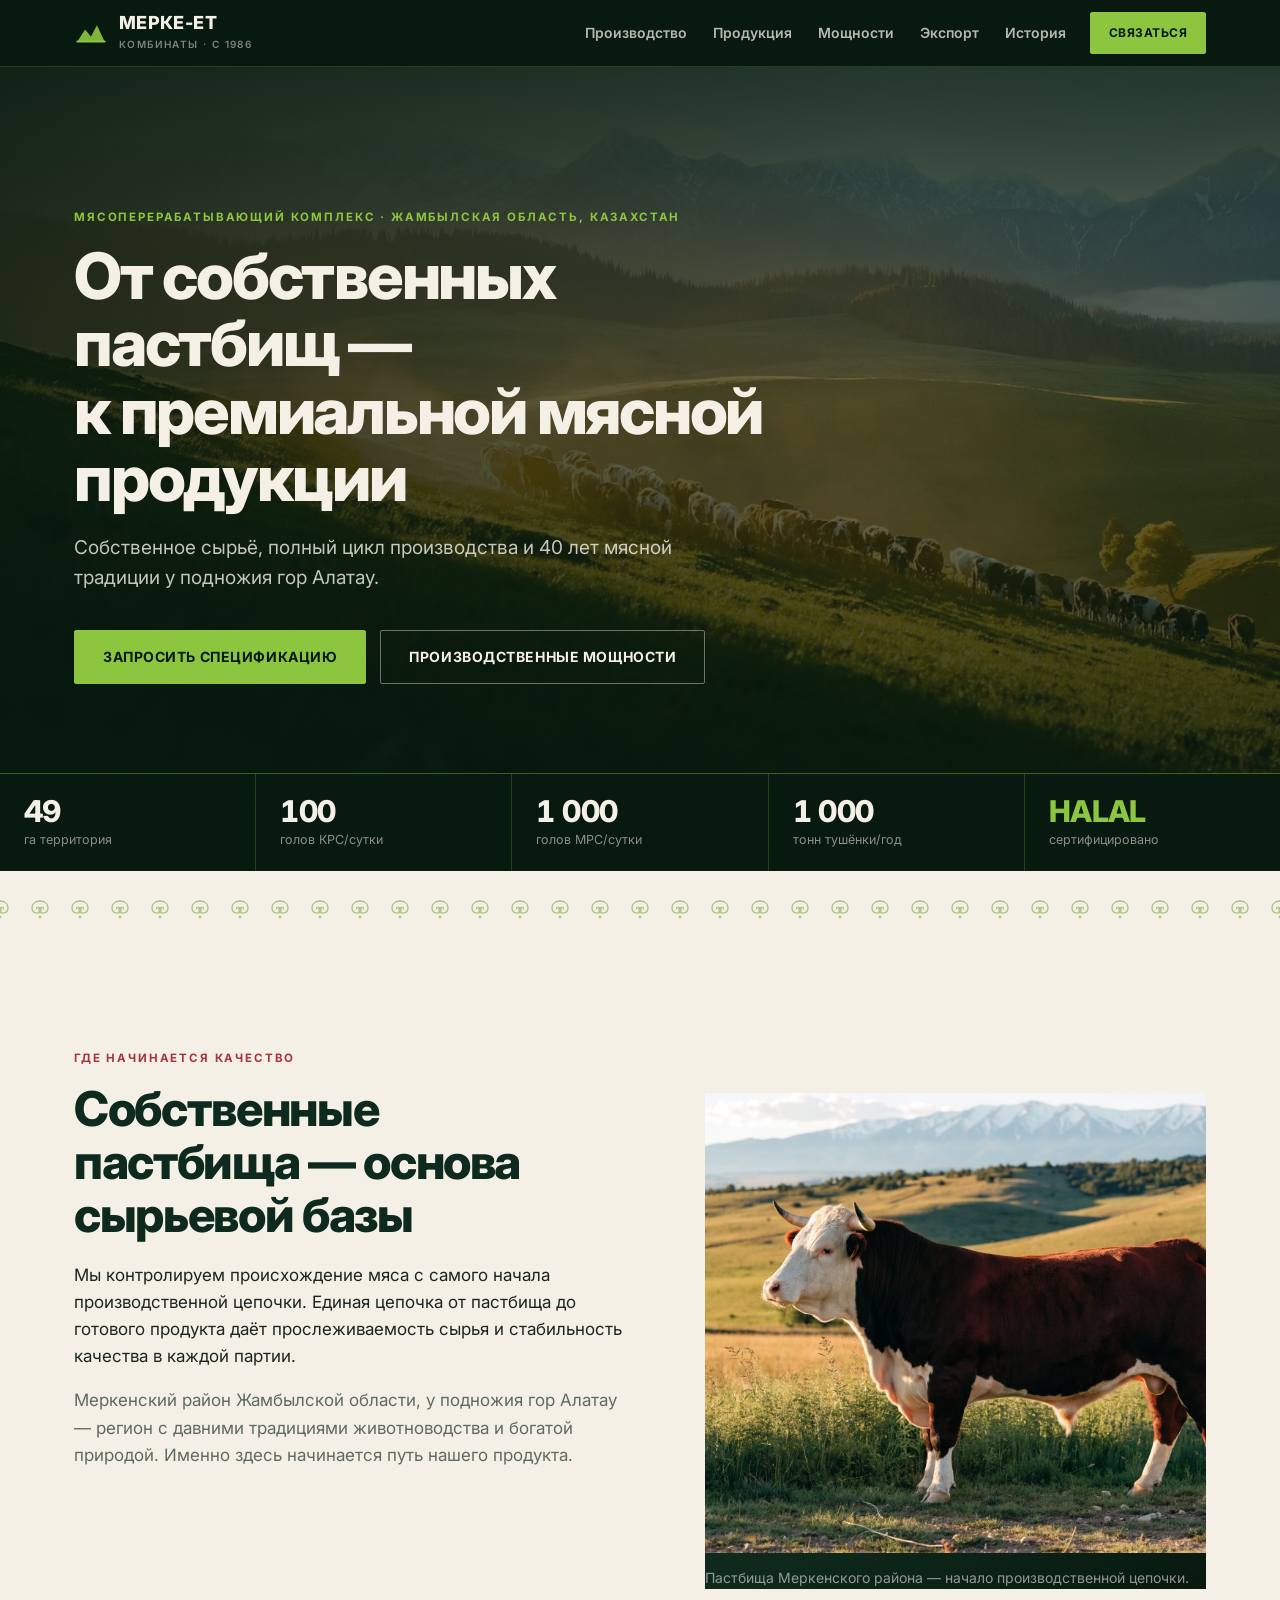
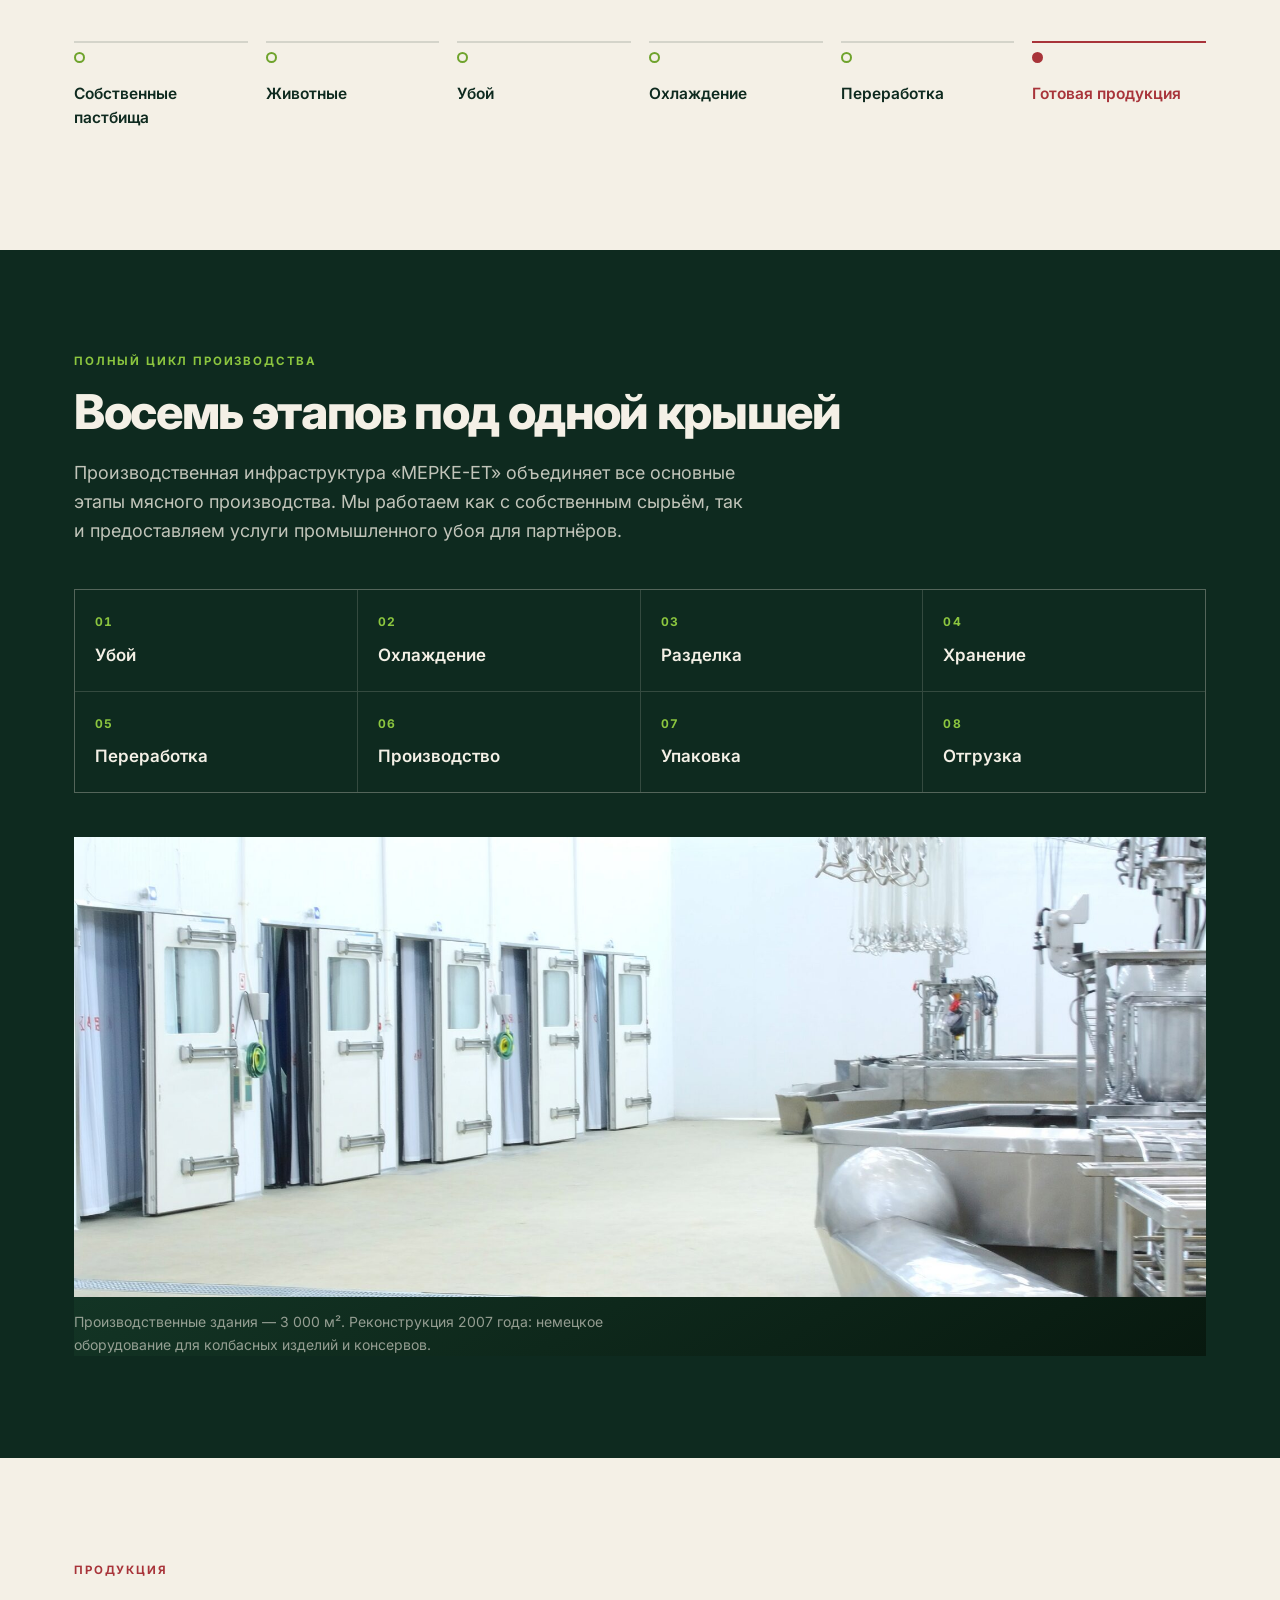
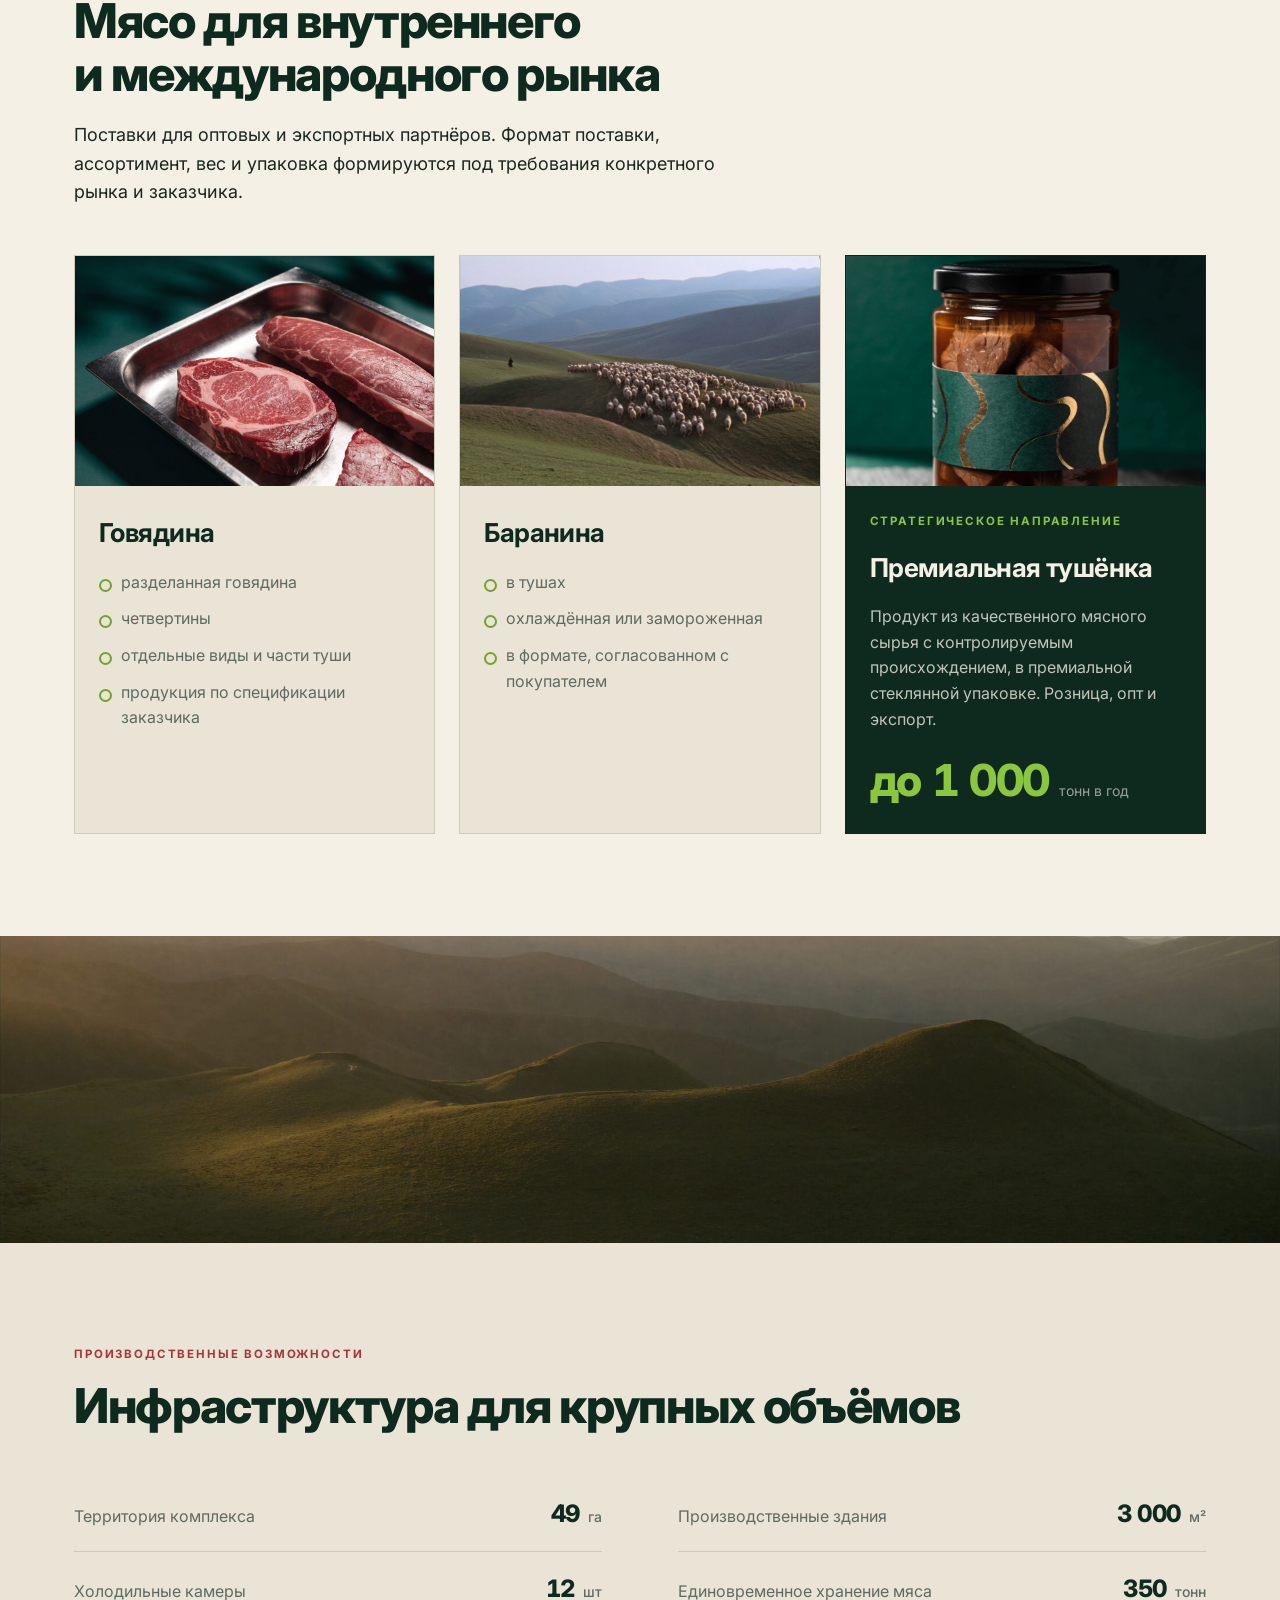
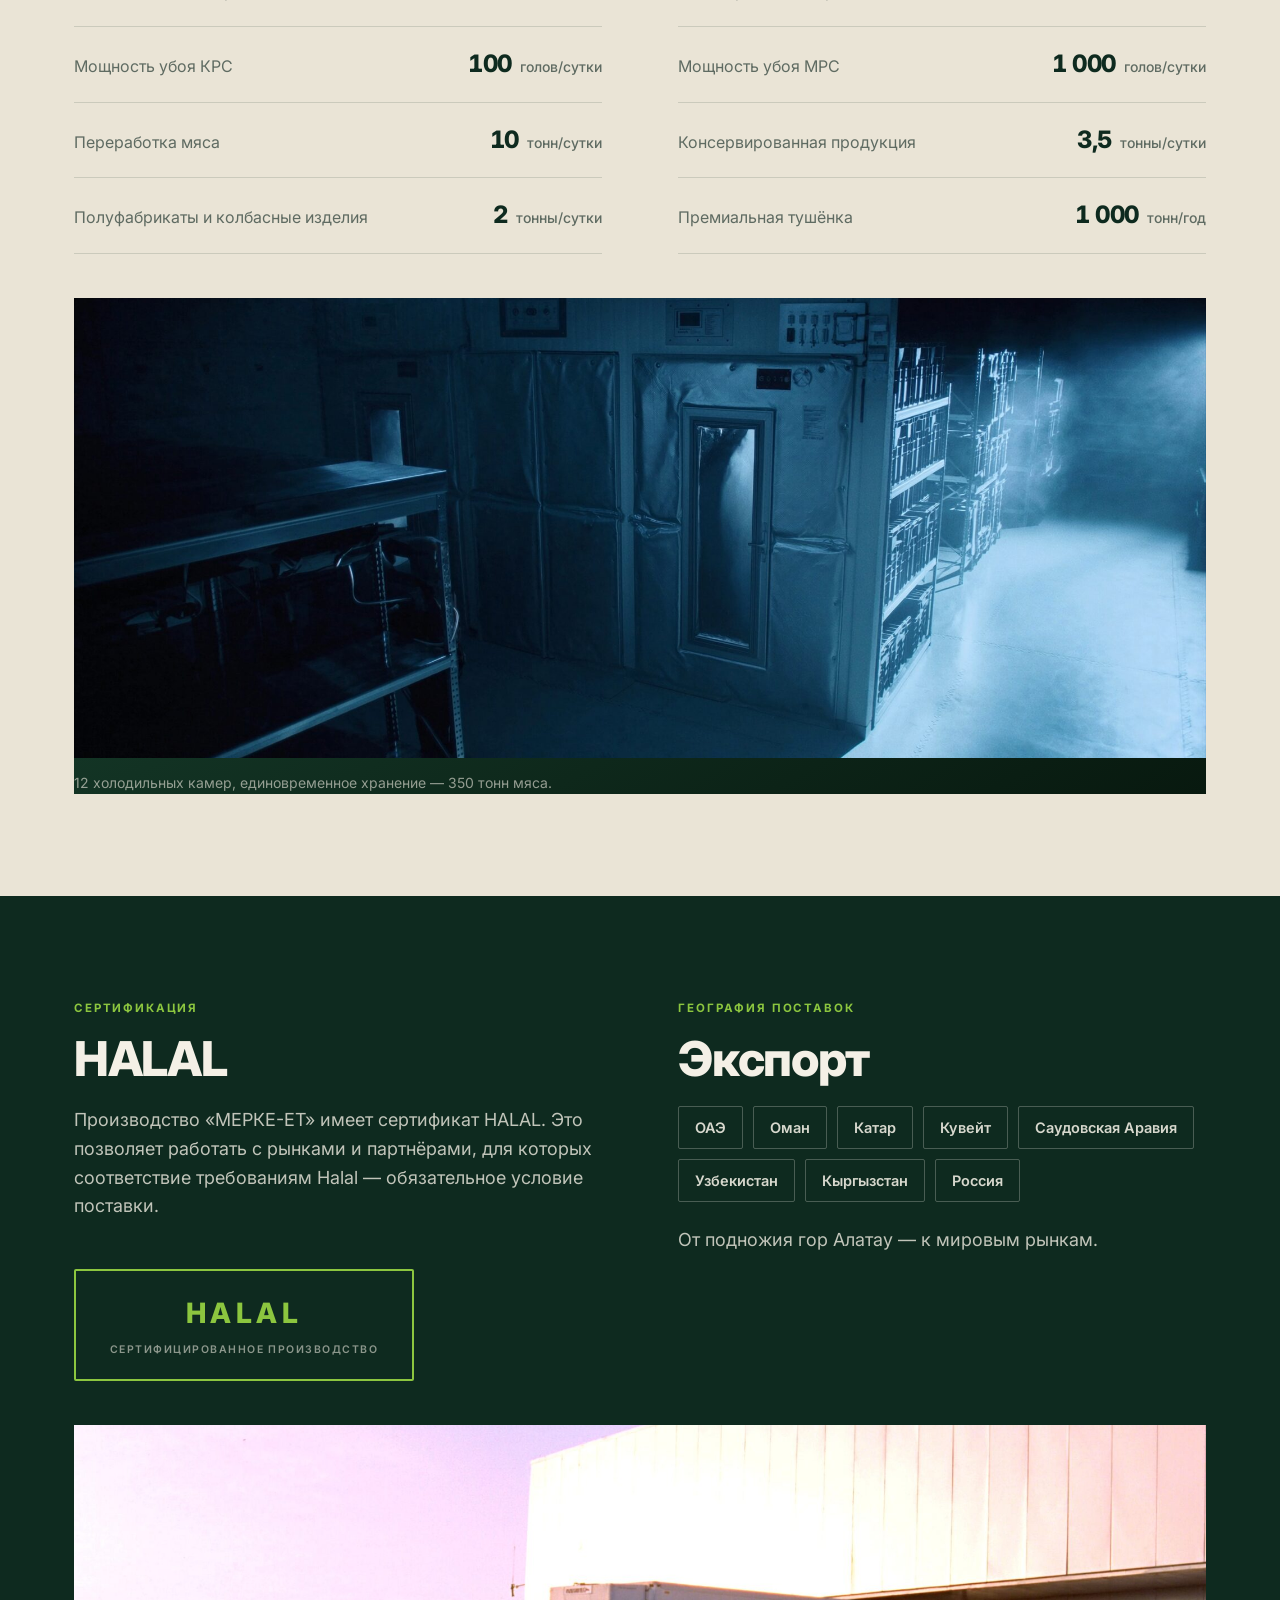
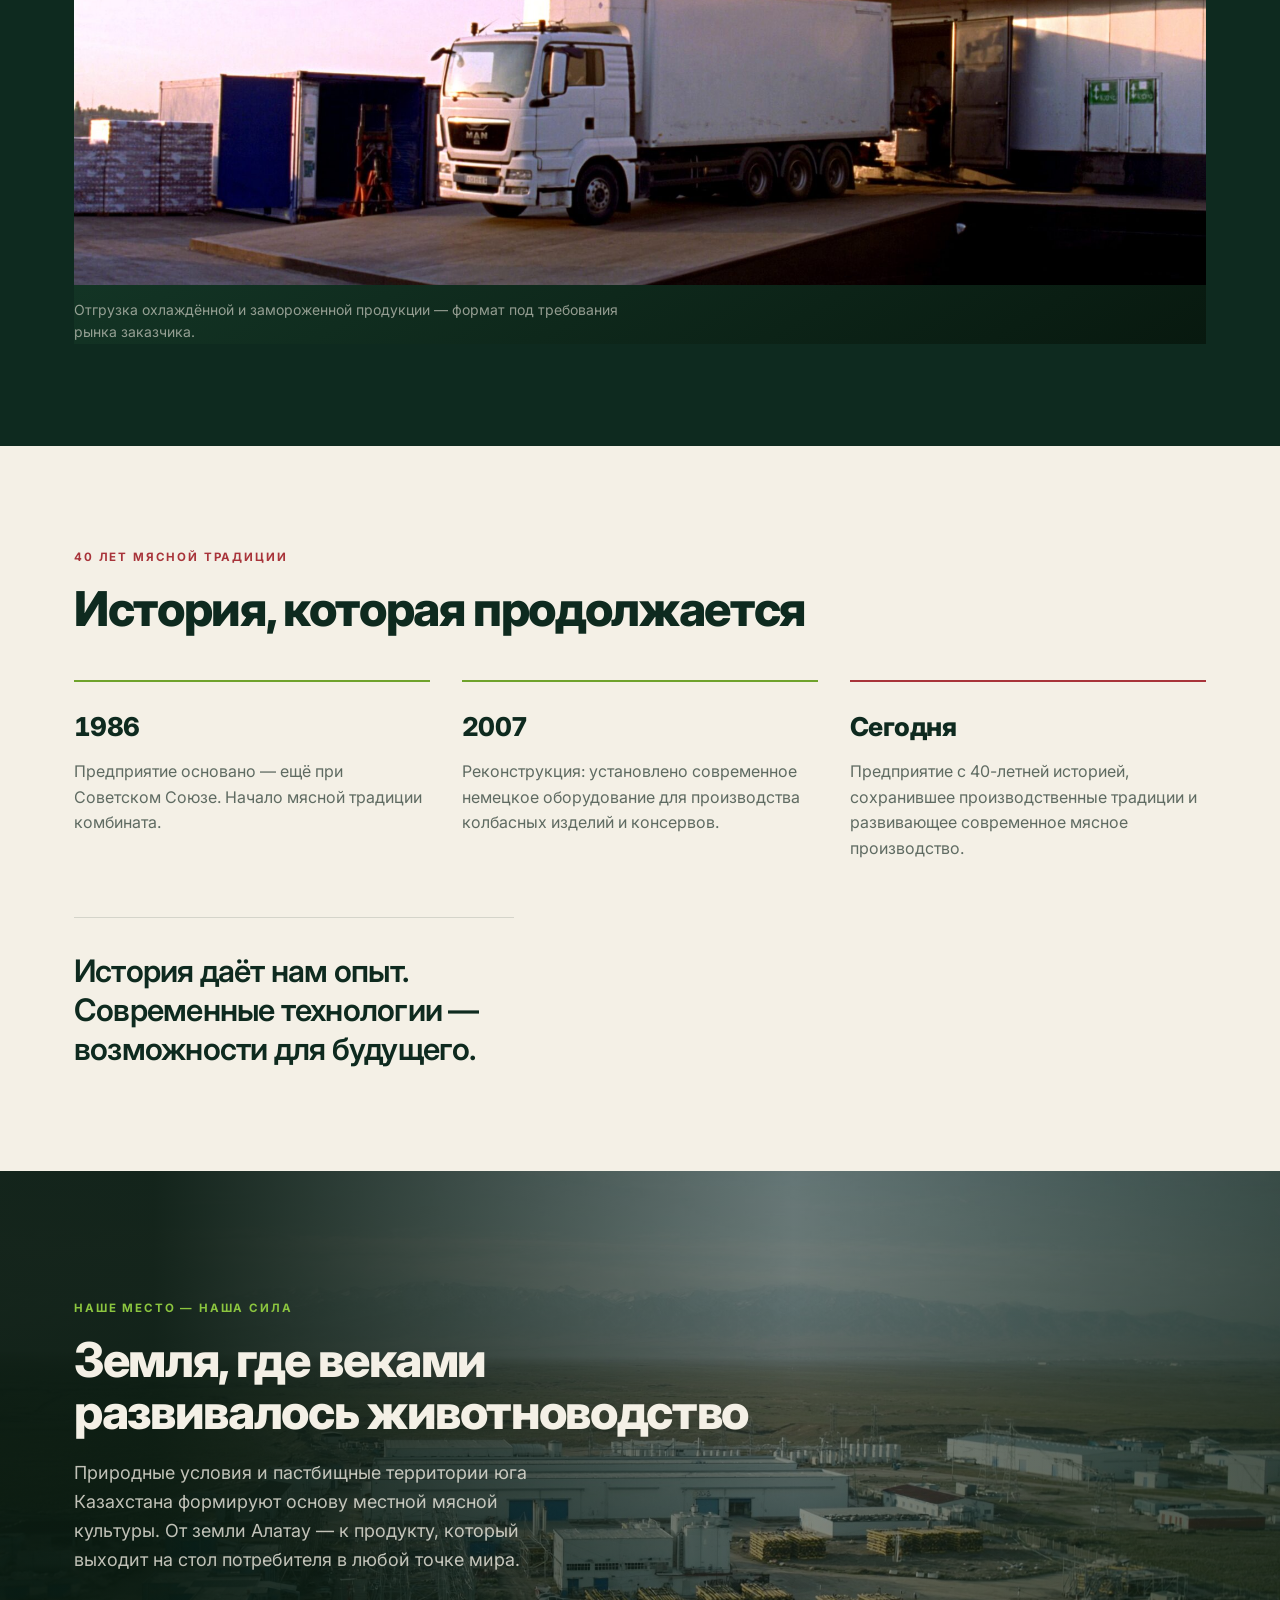
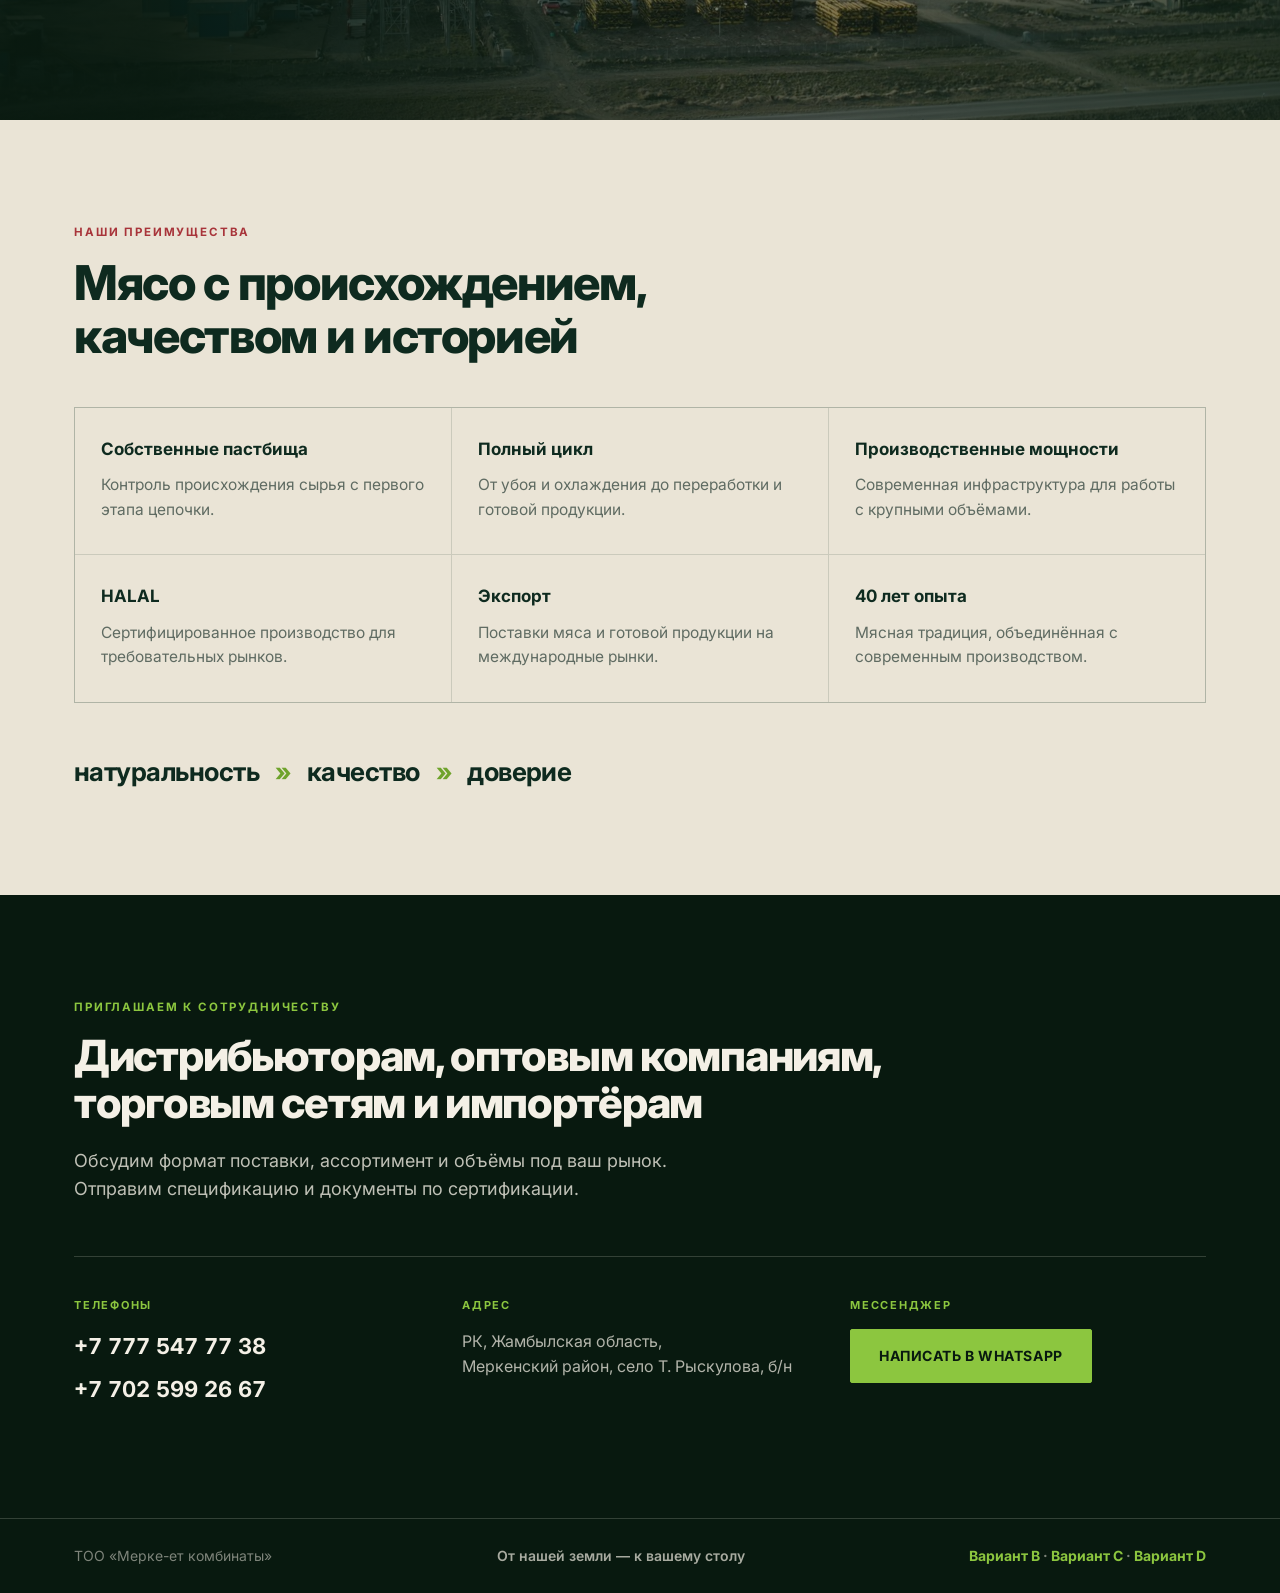
<file: index.html>
<!DOCTYPE html>
<html lang="ru">
<head>
<meta charset="utf-8"/>
<meta name="viewport" content="width=device-width,initial-scale=1"/>
<title>МЕРКЕ-ЕТ</title>
<meta name="description" content="Мясоперерабатывающий комплекс «МЕРКЕ-ЕТ»: собственные пастбища, полный цикл производства, HALAL, экспорт. Жамбылская область, Казахстан."/>
<link rel="preconnect" href="https://fonts.googleapis.com"/>
<link rel="preconnect" href="https://fonts.gstatic.com" crossorigin/>
<link rel="stylesheet" href="https://fonts.googleapis.com/css2?family=Inter:wght@400;500;600;700;800;900&display=swap"/>
<link rel="stylesheet" href="assets/css/style.css"/>
</head>
<body>

<!-- ─────────── Шапка ─────────── -->
<header class="topbar">
  <div class="topbar__inner">
    <a class="brand" href="#top">
      <span class="brand__mark" aria-hidden="true">
        <svg viewBox="0 0 40 40" width="34" height="34" fill="none">
          <path d="M4 30 L13 16 L20 24 L27 11 L36 30 Z" fill="currentColor" opacity=".9"/>
          <path d="M4 30 L36 30" stroke="currentColor" stroke-width="2.5" stroke-linecap="round"/>
        </svg>
      </span>
      <span class="brand__text">
        <span class="brand__name">МЕРКЕ-ЕТ</span>
        <span class="brand__sub">комбинаты · с 1986</span>
      </span>
    </a>
    <nav class="nav" id="nav-a" aria-label="Основная навигация">
      <a href="#origin">Производство</a>
      <a href="#products">Продукция</a>
      <a href="#capacity">Мощности</a>
      <a href="#export">Экспорт</a>
      <a href="#history">История</a>
    </nav>
    <button class="burger" type="button" aria-label="Меню" aria-expanded="false" aria-controls="nav-a">
      <span></span><span></span><span></span>
    </button>
    <a class="btn btn--sm btn--solid" href="#contact">Связаться</a>
  </div>
</header>

<!-- ─────────── Первый экран ─────────── -->
<section class="hero" id="top">
  <img class="hero__bg" src="assets/img/hero-pasture.jpg" alt="Стадо на предгорьях Алатау" fetchpriority="high"/>
  <div class="hero__veil"></div>
  <div class="hero__inner">
    <p class="eyebrow eyebrow--light">Мясоперерабатывающий комплекс · Жамбылская область, Казахстан</p>
    <h1 class="hero__title">От собственных пастбищ —<br/>к премиальной мясной продукции</h1>
    <p class="hero__lead">
      Собственное сырьё, полный цикл производства и 40 лет мясной традиции
      у подножия гор Алатау.
    </p>
    <div class="hero__actions">
      <a class="btn btn--solid" href="#contact">Запросить спецификацию</a>
      <a class="btn btn--ghost" href="#capacity">Производственные мощности</a>
    </div>
  </div>

  <ul class="factbar">
    <li><b>49</b><span>га территория</span></li>
    <li><b>100</b><span>голов КРС/сутки</span></li>
    <li><b>1 000</b><span>голов МРС/сутки</span></li>
    <li><b>1 000</b><span>тонн тушёнки/год</span></li>
    <li class="factbar__halal"><b>HALAL</b><span>сертифицировано</span></li>
  </ul>
</section>

<!-- ─────────── Орнамент-разделитель ─────────── -->
<div class="ornament" aria-hidden="true"></div>

<!-- ─────────── Где начинается качество ─────────── -->
<section class="section" id="origin">
  <div class="wrap grid-2">
    <div class="col-text">
      <p class="eyebrow">Где начинается качество</p>
      <h2 class="h2">Собственные пастбища — основа сырьевой базы</h2>
      <p>
        Мы контролируем происхождение мяса с самого начала производственной цепочки.
        Единая цепочка от пастбища до готового продукта даёт прослеживаемость сырья
        и стабильность качества в каждой партии.
      </p>
      <p class="muted">
        Меркенский район Жамбылской области, у подножия гор Алатау — регион с давними
        традициями животноводства и богатой природой. Именно здесь начинается путь
        нашего продукта.
      </p>
    </div>

    <div class="col-media">
      <figure class="shot shot--light shot--tall">
        <img loading="lazy" decoding="async" src="assets/img/cattle.jpg" alt="Скот на высокогорном пастбище"/>
        <figcaption>Пастбища Меркенского района — начало производственной цепочки.</figcaption>
      </figure>
    </div>
  </div>

  <div class="wrap chain-wrap">
    <ol class="chain chain--row" aria-label="Производственная цепочка">
      <li><span class="chain__dot"></span>Собственные пастбища</li>
      <li><span class="chain__dot"></span>Животные</li>
      <li><span class="chain__dot"></span>Убой</li>
      <li><span class="chain__dot"></span>Охлаждение</li>
      <li><span class="chain__dot"></span>Переработка</li>
      <li class="is-final"><span class="chain__dot"></span>Готовая продукция</li>
    </ol>
  </div>
</section>

<!-- ─────────── Полный цикл ─────────── -->
<section class="section section--dark" id="cycle">
  <div class="wrap">
    <p class="eyebrow eyebrow--light">Полный цикл производства</p>
    <h2 class="h2 h2--light">Восемь этапов под одной крышей</h2>
    <p class="lead-dark">
      Производственная инфраструктура «МЕРКЕ-ЕТ» объединяет все основные этапы мясного
      производства. Мы работаем как с собственным сырьём, так и предоставляем услуги
      промышленного убоя для партнёров.
    </p>

    <ol class="steps">
      <li><i>01</i><b>Убой</b></li>
      <li><i>02</i><b>Охлаждение</b></li>
      <li><i>03</i><b>Разделка</b></li>
      <li><i>04</i><b>Хранение</b></li>
      <li><i>05</i><b>Переработка</b></li>
      <li><i>06</i><b>Производство</b></li>
      <li><i>07</i><b>Упаковка</b></li>
      <li><i>08</i><b>Отгрузка</b></li>
    </ol>

    <figure class="shot">
      <img loading="lazy" decoding="async" src="assets/img/plant-interior.jpg" alt="Производственный цех комплекса"/>
      <figcaption>Производственные здания — 3 000 м². Реконструкция 2007 года: немецкое оборудование для колбасных изделий и консервов.</figcaption>
    </figure>
  </div>
</section>

<!-- ─────────── Продукция ─────────── -->
<section class="section" id="products">
  <div class="wrap">
    <p class="eyebrow">Продукция</p>
    <h2 class="h2">Мясо для внутреннего<br/>и международного рынка</h2>
    <p class="section__lead">
      Поставки для оптовых и экспортных партнёров. Формат поставки, ассортимент, вес
      и упаковка формируются под требования конкретного рынка и заказчика.
    </p>

    <div class="cards">
      <article class="card">
        <div class="card__media"><img loading="lazy" decoding="async" src="assets/img/beef-cuts.jpg" alt="Отрубы говядины"/></div>
        <div class="card__body">
          <h3 class="card__title">Говядина</h3>
          <ul class="ticks">
            <li>разделанная говядина</li>
            <li>четвертины</li>
            <li>отдельные виды и части туши</li>
            <li>продукция по спецификации заказчика</li>
          </ul>
        </div>
      </article>

      <article class="card">
        <div class="card__media"><img loading="lazy" decoding="async" src="assets/img/sheep-pasture.jpg" alt="Отара на пастбище"/></div>
        <div class="card__body">
          <h3 class="card__title">Баранина</h3>
          <ul class="ticks">
            <li>в тушах</li>
            <li>охлаждённая или замороженная</li>
            <li>в формате, согласованном с покупателем</li>
          </ul>
        </div>
      </article>

      <article class="card card--feature">
        <div class="card__media"><img loading="lazy" decoding="async" src="assets/img/canned-jar.jpg" alt="Премиальная тушёнка в стеклянной банке"/></div>
        <div class="card__body">
          <p class="eyebrow eyebrow--light">Стратегическое направление</p>
          <h3 class="card__title card__title--light">Премиальная тушёнка</h3>
          <p class="card__text">
            Продукт из качественного мясного сырья с контролируемым происхождением,
            в премиальной стеклянной упаковке. Розница, опт и экспорт.
          </p>
          <p class="bignum"><b>до 1 000</b><span>тонн в год</span></p>
        </div>
      </article>
    </div>
  </div>
</section>

<!-- ─────────── Полоса-панорама ─────────── -->
<div class="band">
  <img loading="lazy" decoding="async" src="assets/img/ridge-band.jpg" alt="Предгорья Алатау на рассвете"/>
</div>

<!-- ─────────── Мощности ─────────── -->
<section class="section section--paper" id="capacity">
  <div class="wrap">
    <p class="eyebrow">Производственные возможности</p>
    <h2 class="h2">Инфраструктура для крупных объёмов</h2>

    <dl class="specs">
      <div><dt>Территория комплекса</dt><dd><b>49</b> га</dd></div>
      <div><dt>Производственные здания</dt><dd><b>3 000</b> м²</dd></div>
      <div><dt>Холодильные камеры</dt><dd><b>12</b> шт</dd></div>
      <div><dt>Единовременное хранение мяса</dt><dd><b>350</b> тонн</dd></div>
      <div><dt>Мощность убоя КРС</dt><dd><b>100</b> голов/сутки</dd></div>
      <div><dt>Мощность убоя МРС</dt><dd><b>1 000</b> голов/сутки</dd></div>
      <div><dt>Переработка мяса</dt><dd><b>10</b> тонн/сутки</dd></div>
      <div><dt>Консервированная продукция</dt><dd><b>3,5</b> тонны/сутки</dd></div>
      <div><dt>Полуфабрикаты и колбасные изделия</dt><dd><b>2</b> тонны/сутки</dd></div>
      <div><dt>Премиальная тушёнка</dt><dd><b>1 000</b> тонн/год</dd></div>
    </dl>

    <figure class="shot shot--light">
      <img loading="lazy" decoding="async" src="assets/img/cold-storage.jpg" alt="Холодильная камера комплекса"/>
      <figcaption>12 холодильных камер, единовременное хранение — 350 тонн мяса.</figcaption>
    </figure>
  </div>
</section>

<!-- ─────────── HALAL и экспорт ─────────── -->
<section class="section section--dark" id="export">
  <div class="wrap grid-2 grid-2--wide">
    <div>
      <p class="eyebrow eyebrow--light">Сертификация</p>
      <h2 class="h2 h2--light">HALAL</h2>
      <p class="lead-dark">
        Производство «МЕРКЕ-ЕТ» имеет сертификат HALAL. Это позволяет работать
        с рынками и партнёрами, для которых соответствие требованиям Halal —
        обязательное условие поставки.
      </p>
      <span class="stamp">HALAL<small>сертифицированное производство</small></span>
    </div>
    <div>
      <p class="eyebrow eyebrow--light">География поставок</p>
      <h2 class="h2 h2--light">Экспорт</h2>
      <ul class="countries">
        <li>ОАЭ</li><li>Оман</li><li>Катар</li><li>Кувейт</li>
        <li>Саудовская Аравия</li><li>Узбекистан</li><li>Кыргызстан</li><li>Россия</li>
      </ul>
      <p class="lead-dark">От подножия гор Алатау — к мировым рынкам.</p>
    </div>
  </div>

  <div class="wrap">
    <figure class="shot">
      <img loading="lazy" decoding="async" src="assets/img/shipping.jpg" alt="Отгрузка продукции с комплекса"/>
      <figcaption>Отгрузка охлаждённой и замороженной продукции — формат под требования рынка заказчика.</figcaption>
    </figure>
  </div>
</section>

<!-- ─────────── История ─────────── -->
<section class="section" id="history">
  <div class="wrap">
    <p class="eyebrow">40 лет мясной традиции</p>
    <h2 class="h2">История, которая продолжается</h2>

    <ol class="timeline">
      <li>
        <span class="timeline__year">1986</span>
        <p>Предприятие основано — ещё при Советском Союзе. Начало мясной традиции комбината.</p>
      </li>
      <li>
        <span class="timeline__year">2007</span>
        <p>Реконструкция: установлено современное немецкое оборудование для производства колбасных изделий и консервов.</p>
      </li>
      <li>
        <span class="timeline__year">Сегодня</span>
        <p>Предприятие с 40-летней историей, сохранившее производственные традиции и развивающее современное мясное производство.</p>
      </li>
    </ol>

    <blockquote class="pull">
      История даёт нам опыт.<br/>Современные технологии — возможности для будущего.
    </blockquote>
  </div>
</section>

<!-- ─────────── Место ─────────── -->
<section class="place">
  <img class="place__bg" src="assets/img/aerial-complex.jpg" alt="Комплекс «МЕРКЕ-ЕТ» с высоты"/>
  <div class="place__veil"></div>
  <div class="place__inner">
    <p class="eyebrow eyebrow--light">Наше место — наша сила</p>
    <h2 class="h2 h2--light">Земля, где веками<br/>развивалось животноводство</h2>
    <p class="lead-dark">
      Природные условия и пастбищные территории юга Казахстана формируют основу
      местной мясной культуры. От земли Алатау — к продукту, который выходит
      на стол потребителя в любой точке мира.
    </p>
  </div>
</section>

<!-- ─────────── Преимущества ─────────── -->
<section class="section section--paper">
  <div class="wrap">
    <p class="eyebrow">Наши преимущества</p>
    <h2 class="h2">Мясо с происхождением,<br/>качеством и историей</h2>

    <div class="adv">
      <article><h3>Собственные пастбища</h3><p>Контроль происхождения сырья с первого этапа цепочки.</p></article>
      <article><h3>Полный цикл</h3><p>От убоя и охлаждения до переработки и готовой продукции.</p></article>
      <article><h3>Производственные мощности</h3><p>Современная инфраструктура для работы с крупными объёмами.</p></article>
      <article><h3>HALAL</h3><p>Сертифицированное производство для требовательных рынков.</p></article>
      <article><h3>Экспорт</h3><p>Поставки мяса и готовой продукции на международные рынки.</p></article>
      <article><h3>40 лет опыта</h3><p>Мясная традиция, объединённая с современным производством.</p></article>
    </div>

    <p class="values"><span>натуральность</span><i>»</i><span>качество</span><i>»</i><span>доверие</span></p>
  </div>
</section>

<!-- ─────────── Контакты ─────────── -->
<section class="cta" id="contact">
  <div class="wrap">
    <p class="eyebrow eyebrow--light">Приглашаем к сотрудничеству</p>
    <h2 class="cta__title">Дистрибьюторам, оптовым компаниям,<br/>торговым сетям и импортёрам</h2>
    <p class="lead-dark">
      Обсудим формат поставки, ассортимент и объёмы под ваш рынок.
      Отправим спецификацию и документы по сертификации.
    </p>

    <div class="contacts">
      <div class="contacts__item">
        <span class="contacts__label">Телефоны</span>
        <a class="contacts__value" href="tel:+77775477738">+7 777 547 77 38</a>
        <a class="contacts__value" href="tel:+77025992667">+7 702 599 26 67</a>
      </div>
      <div class="contacts__item">
        <span class="contacts__label">Адрес</span>
        <p class="contacts__text">РК, Жамбылская область,<br/>Меркенский район, село Т. Рыскулова, б/н</p>
      </div>
      <div class="contacts__item">
        <span class="contacts__label">Мессенджер</span>
        <a class="btn btn--solid" href="https://wa.me/77025992667">Написать в WhatsApp</a>
      </div>
    </div>
  </div>
</section>

<footer class="footer">
  <div class="wrap footer__inner">
    <span>ТОО «Мерке-ет комбинаты»</span>
    <span class="footer__slogan">От нашей земли — к вашему столу</span>
    <span style="font-weight:700"><a href="dark.html" style="color:var(--lime);text-decoration:none">Вариант B</a> · <a href="retro.html" style="color:var(--lime);text-decoration:none">Вариант C</a> · <a href="ranch.html" style="color:var(--lime);text-decoration:none">Вариант D</a></span>
  </div>
</footer>

<script>
// Если кадр не загрузился (нет сети, блокировка хоста) — прячем его,
// под ним остаётся фирменный зелёный градиент, а не «битая» иконка.
document.querySelectorAll('img').forEach(function (img) {
  img.addEventListener('error', function () { img.classList.add('is-missing'); });
  if (img.complete && img.naturalWidth === 0) { img.classList.add('is-missing'); }
});

// Мобильное меню
document.querySelectorAll('.burger').forEach(function (btn) {
  var panel = document.getElementById(btn.getAttribute('aria-controls'));
  if (!panel) { return; }
  btn.addEventListener('click', function () {
    var open = panel.classList.toggle('is-open');
    btn.setAttribute('aria-expanded', String(open));
    btn.classList.toggle('is-active', open);
  });
  panel.querySelectorAll('a').forEach(function (a) {
    a.addEventListener('click', function () {
      panel.classList.remove('is-open');
      btn.classList.remove('is-active');
      btn.setAttribute('aria-expanded', 'false');
    });
  });
});
</script>

</body>
</html>
</file>
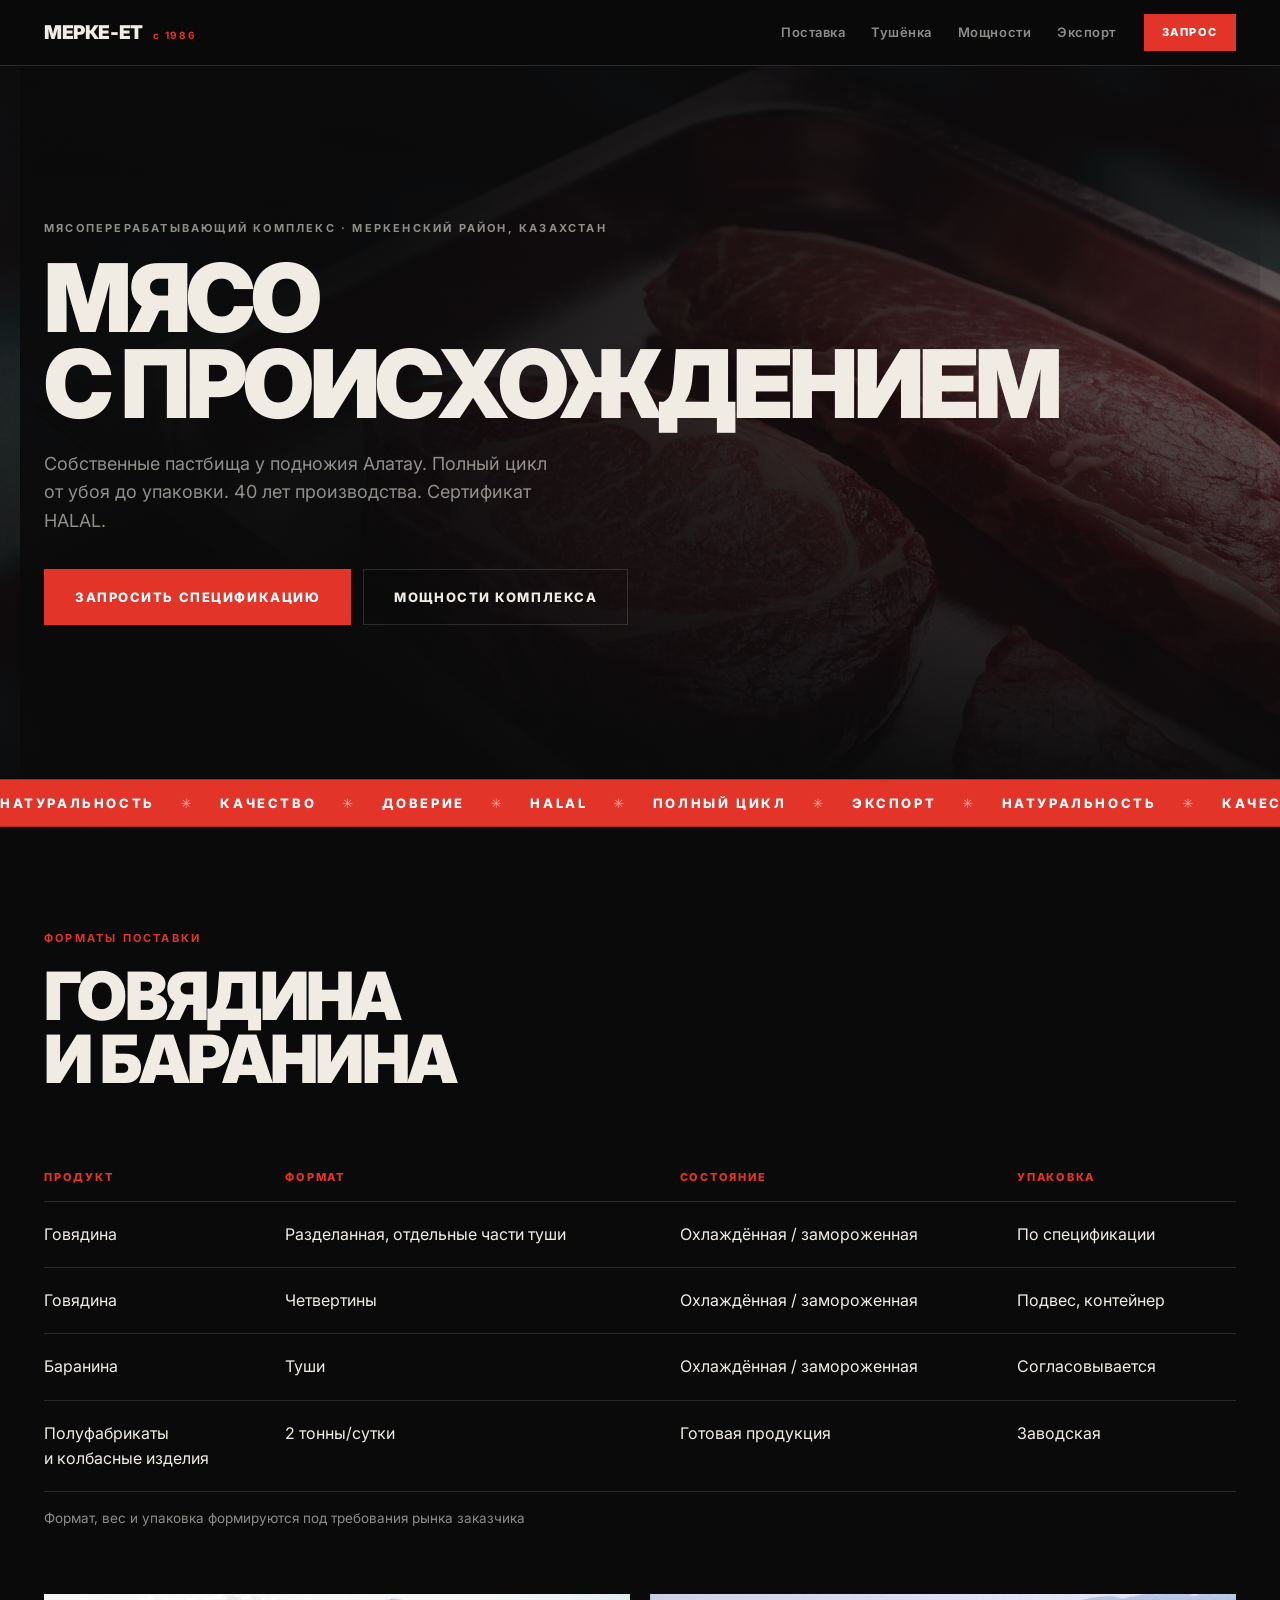
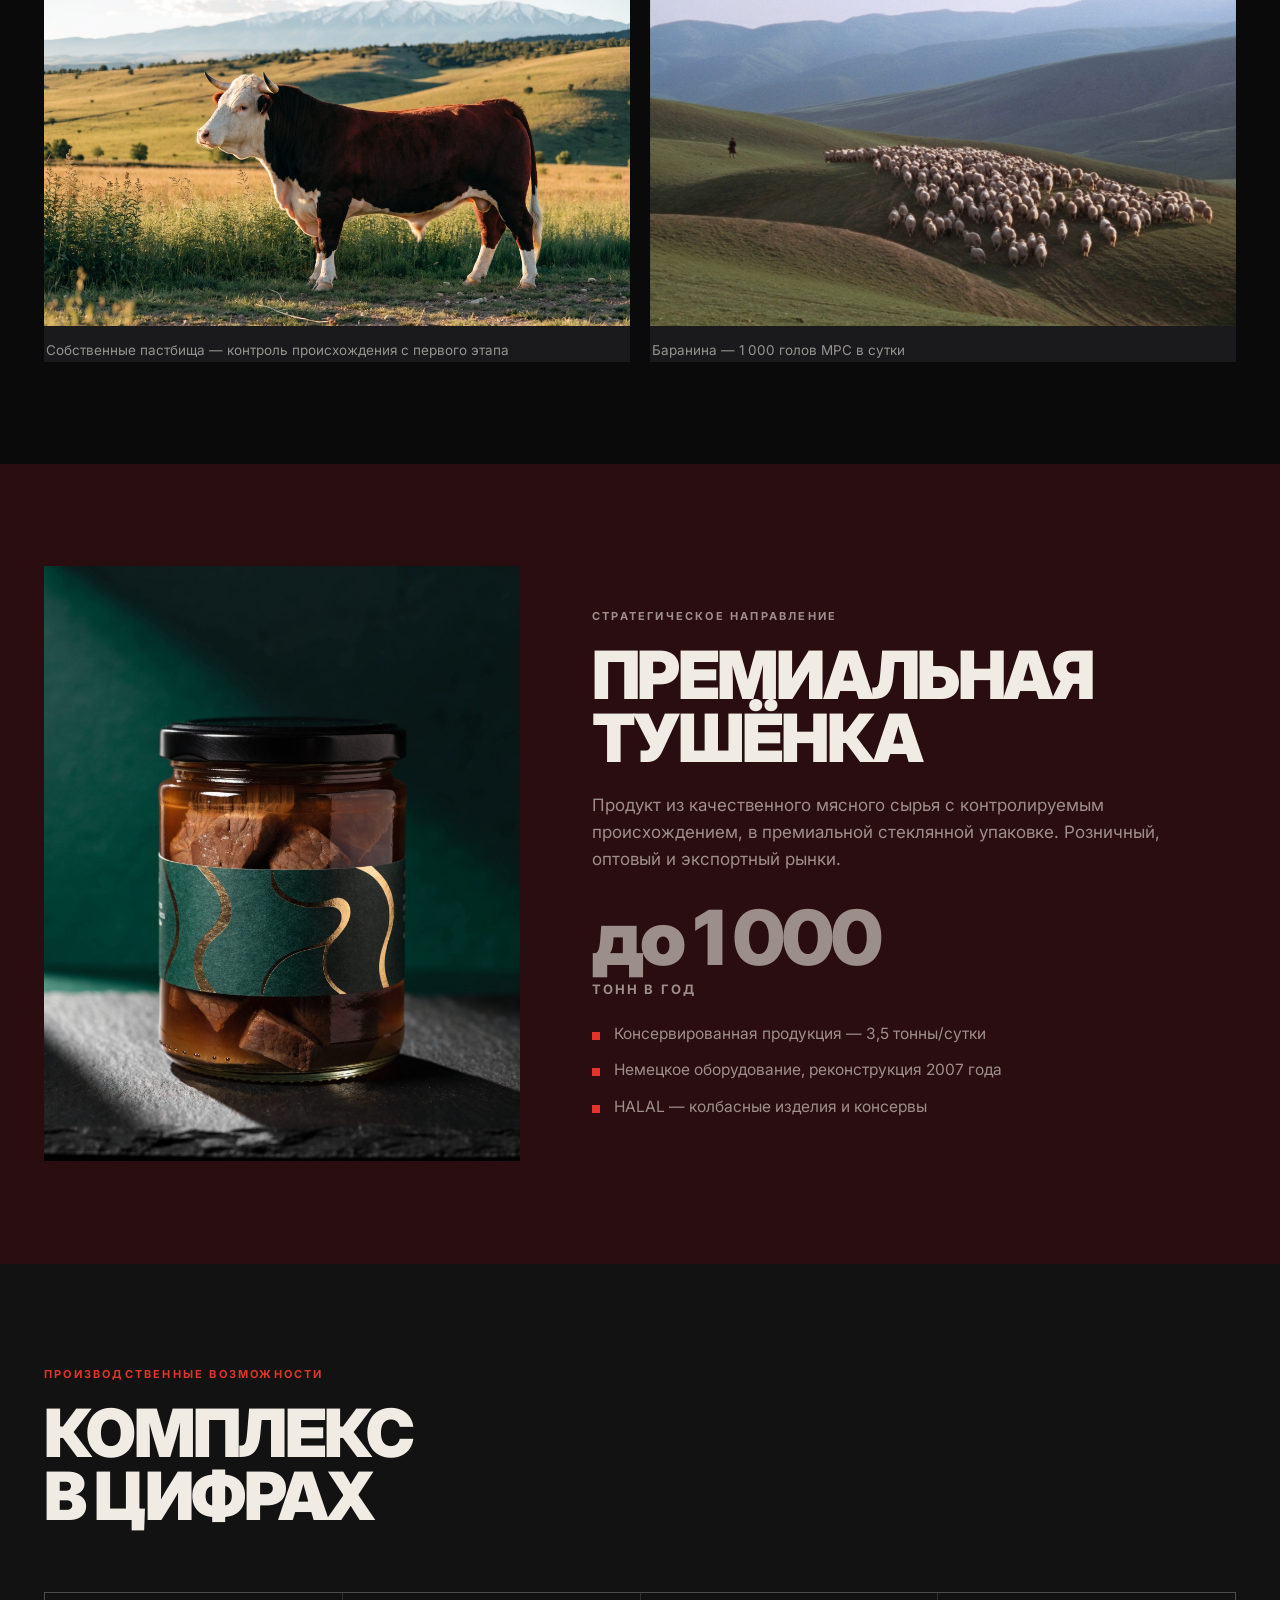
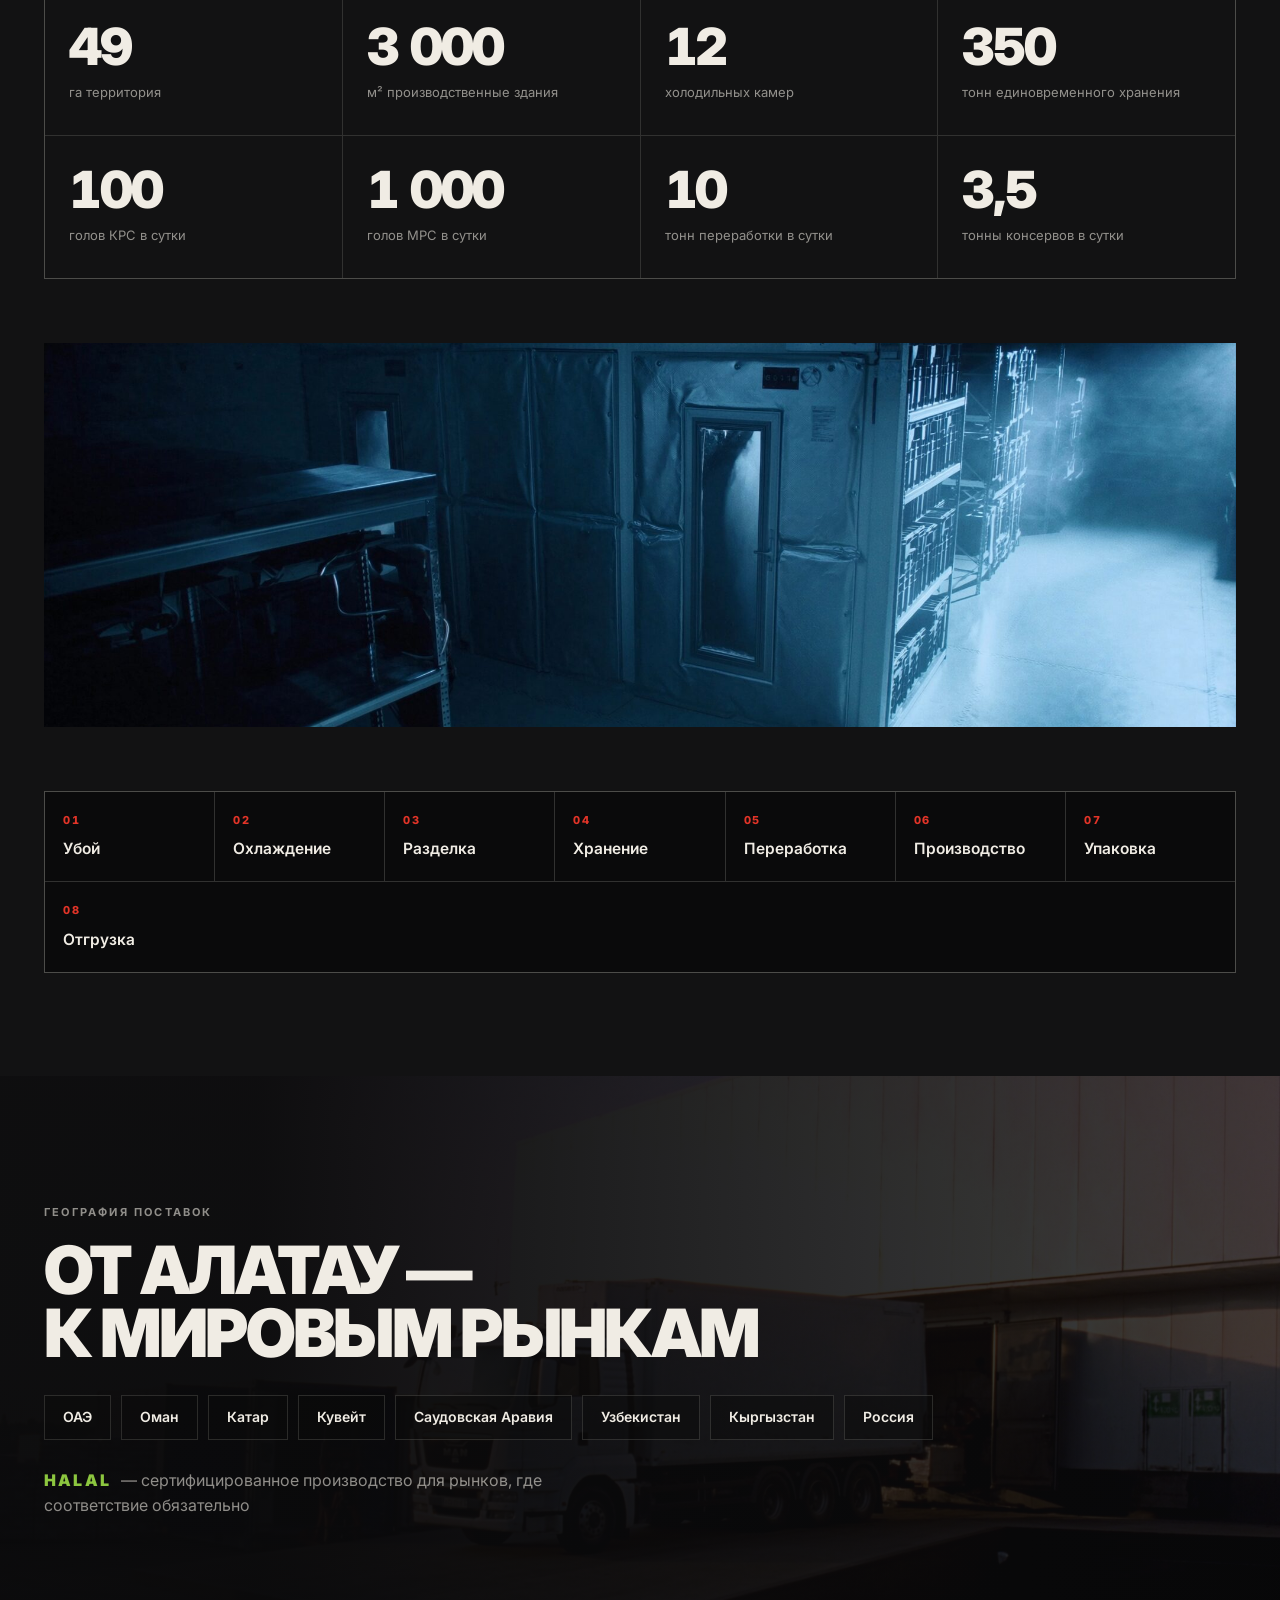
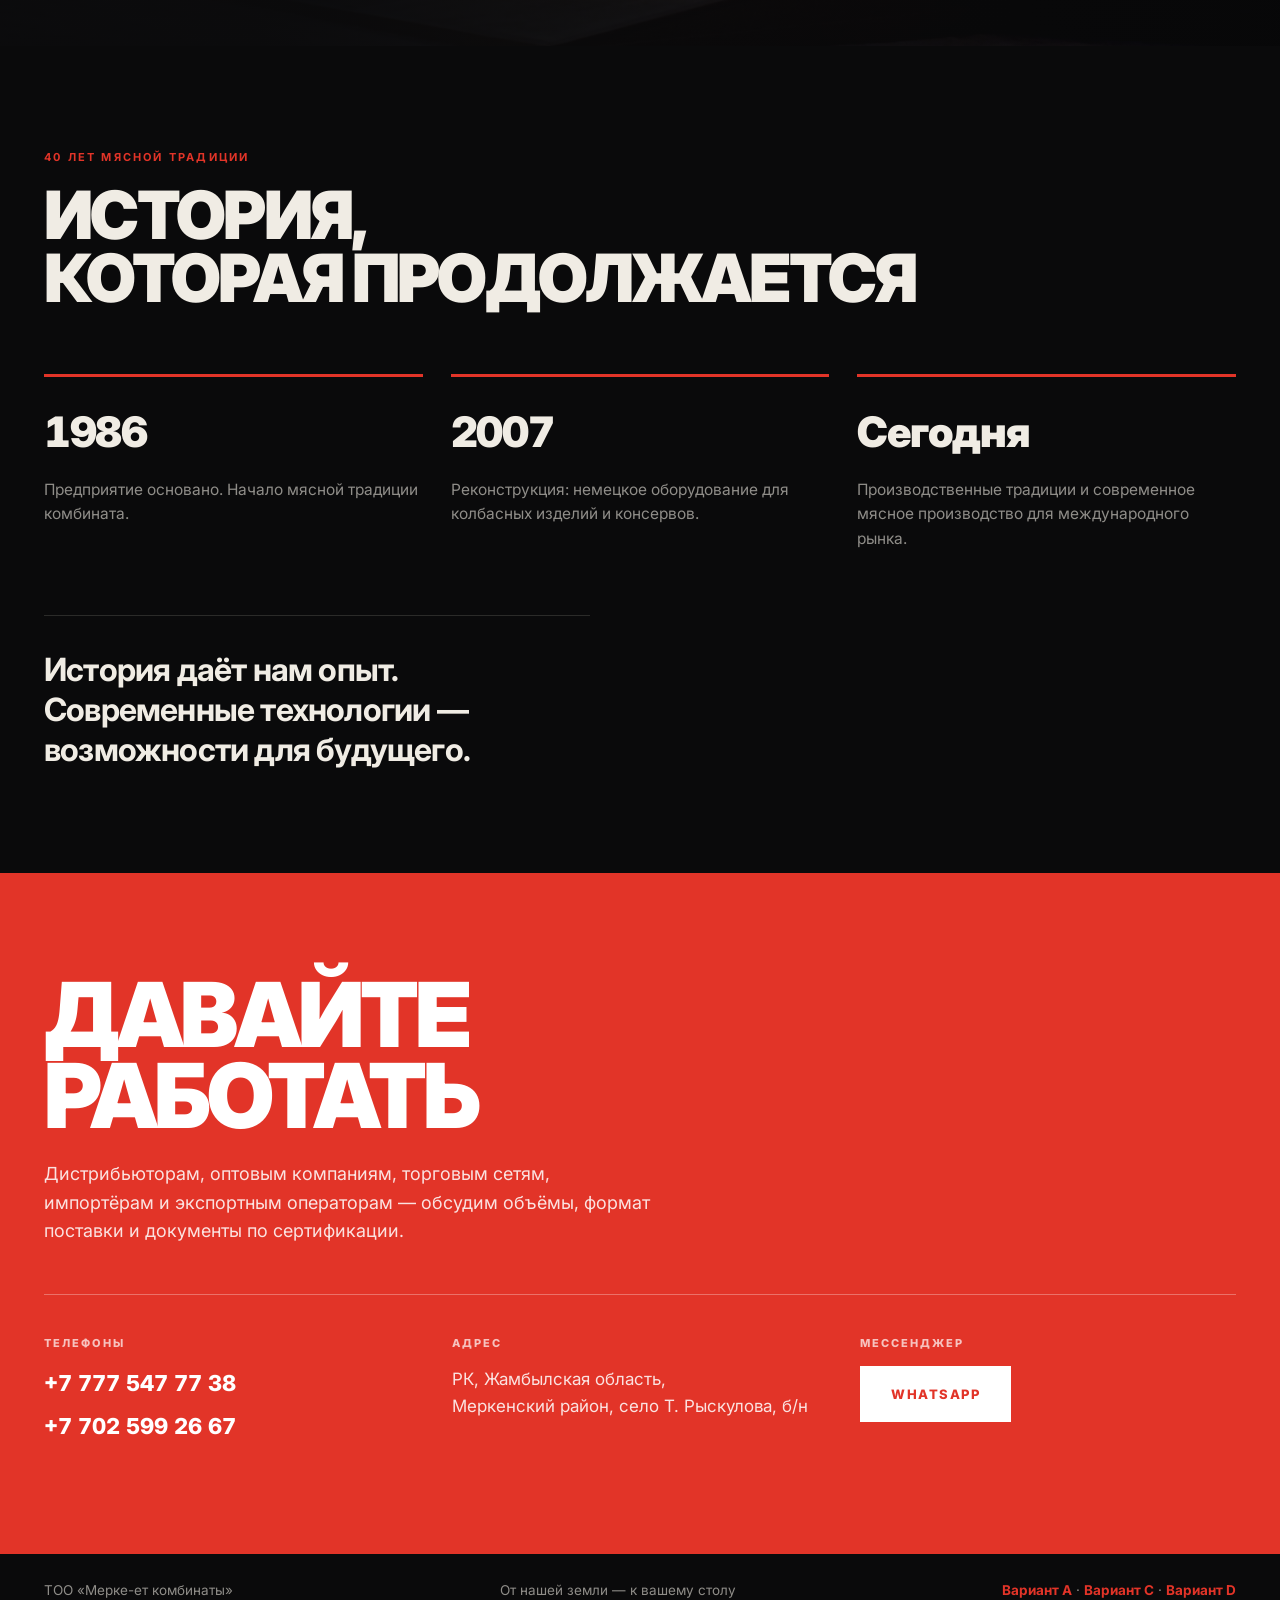
<file: dark.html>
<!DOCTYPE html>
<html lang="ru">
<head>
<meta charset="utf-8"/>
<meta name="viewport" content="width=device-width,initial-scale=1"/>
<title>МЕРКЕ-ЕТ — вариант B</title>
<meta name="description" content="Мясоперерабатывающий комплекс «МЕРКЕ-ЕТ»: собственное сырьё, полный цикл, HALAL, экспорт. Альтернативный визуал."/>
<link rel="preconnect" href="https://fonts.googleapis.com"/>
<link rel="preconnect" href="https://fonts.gstatic.com" crossorigin/>
<link rel="stylesheet" href="https://fonts.googleapis.com/css2?family=Inter:wght@400;500;600;700;800;900&display=swap"/>
<link rel="stylesheet" href="assets/css/dark.css"/>
</head>
<body>

<header class="bar">
  <div class="bar__in">
    <a class="logo" href="#top">МЕРКЕ-ЕТ<span>с 1986</span></a>
    <nav class="menu" id="nav-b">
      <a href="#supply">Поставка</a>
      <a href="#stew">Тушёнка</a>
      <a href="#power">Мощности</a>
      <a href="#world">Экспорт</a>
    </nav>
    <button class="burger" type="button" aria-label="Меню" aria-expanded="false" aria-controls="nav-b">
      <span></span><span></span><span></span>
    </button>
    <a class="pill" href="#talk">Запрос</a>
  </div>
</header>

<!-- Первый экран -->
<section class="open" id="top">
  <img class="open__img" src="assets/img/beef-cuts.jpg" alt="Отрубы премиальной говядины"/>
  <div class="open__in">
    <p class="kicker">Мясоперерабатывающий комплекс · Меркенский район, Казахстан</p>
    <h1 class="mega">МЯСО<br/>С ПРОИСХОЖДЕНИЕМ</h1>
    <p class="open__sub">
      Собственные пастбища у подножия Алатау. Полный цикл от убоя до упаковки.
      40 лет производства. Сертификат HALAL.
    </p>
    <div class="open__act">
      <a class="btn btn--red" href="#talk">Запросить спецификацию</a>
      <a class="btn btn--line" href="#power">Мощности комплекса</a>
    </div>
  </div>
</section>

<!-- Бегущая строка -->
<div class="ticker" aria-hidden="true">
  <div class="ticker__row">
    <span>натуральность</span><i>✳</i><span>качество</span><i>✳</i><span>доверие</span><i>✳</i>
    <span>halal</span><i>✳</i><span>полный цикл</span><i>✳</i><span>экспорт</span><i>✳</i>
    <span>натуральность</span><i>✳</i><span>качество</span><i>✳</i><span>доверие</span><i>✳</i>
    <span>halal</span><i>✳</i><span>полный цикл</span><i>✳</i><span>экспорт</span><i>✳</i>
  </div>
</div>

<!-- Поставка -->
<section class="blk" id="supply">
  <div class="in">
    <div class="head">
      <p class="kicker kicker--red">Форматы поставки</p>
      <h2 class="big">ГОВЯДИНА<br/>И БАРАНИНА</h2>
    </div>

    <div class="spec">
      <table>
        <thead>
          <tr><th>Продукт</th><th>Формат</th><th>Состояние</th><th>Упаковка</th></tr>
        </thead>
        <tbody>
          <tr><td>Говядина</td><td>Разделанная, отдельные части туши</td><td>Охлаждённая / замороженная</td><td>По спецификации</td></tr>
          <tr><td>Говядина</td><td>Четвертины</td><td>Охлаждённая / замороженная</td><td>Подвес, контейнер</td></tr>
          <tr><td>Баранина</td><td>Туши</td><td>Охлаждённая / замороженная</td><td>Согласовывается</td></tr>
          <tr><td>Полуфабрикаты<br/>и колбасные изделия</td><td>2 тонны/сутки</td><td>Готовая продукция</td><td>Заводская</td></tr>
        </tbody>
      </table>
    </div>
    <p class="spec__note">Формат, вес и упаковка формируются под требования рынка заказчика</p>

    <div class="duo">
      <figure class="fig"><img loading="lazy" src="assets/img/cattle.jpg" alt="Скот на пастбище"/><figcaption>Собственные пастбища — контроль происхождения с первого этапа</figcaption></figure>
      <figure class="fig"><img loading="lazy" src="assets/img/sheep-pasture.jpg" alt="Отара на пастбище"/><figcaption>Баранина — 1 000 голов МРС в сутки</figcaption></figure>
    </div>
  </div>
</section>

<!-- Тушёнка -->
<section class="stew" id="stew">
  <div class="in stew__grid">
    <figure class="stew__shot"><img loading="lazy" src="assets/img/canned-jar.jpg" alt="Премиальная тушёнка в стеклянной банке"/></figure>
    <div class="stew__txt">
      <p class="kicker kicker--red">Стратегическое направление</p>
      <h2 class="big">ПРЕМИАЛЬНАЯ<br/>ТУШЁНКА</h2>
      <p>
        Продукт из качественного мясного сырья с контролируемым происхождением,
        в премиальной стеклянной упаковке. Розничный, оптовый и экспортный рынки.
      </p>
      <p class="huge">до 1 000 <small>тонн в год</small></p>
      <ul class="dots">
        <li>Консервированная продукция — 3,5 тонны/сутки</li>
        <li>Немецкое оборудование, реконструкция 2007 года</li>
        <li>HALAL — колбасные изделия и консервы</li>
      </ul>
    </div>
  </div>
</section>

<!-- Мощности -->
<section class="blk blk--edge" id="power">
  <div class="in">
    <div class="head">
      <p class="kicker kicker--red">Производственные возможности</p>
      <h2 class="big">КОМПЛЕКС<br/>В ЦИФРАХ</h2>
    </div>

    <div class="nums">
      <article><b>49</b><span>га территория</span></article>
      <article><b>3 000</b><span>м² производственные здания</span></article>
      <article><b>12</b><span>холодильных камер</span></article>
      <article><b>350</b><span>тонн единовременного хранения</span></article>
      <article><b>100</b><span>голов КРС в сутки</span></article>
      <article><b>1 000</b><span>голов МРС в сутки</span></article>
      <article><b>10</b><span>тонн переработки в сутки</span></article>
      <article><b>3,5</b><span>тонны консервов в сутки</span></article>
    </div>

    <figure class="wide"><img loading="lazy" src="assets/img/cold-storage.jpg" alt="Холодильная камера"/></figure>

    <ol class="rail" aria-label="Полный цикл производства">
      <li><i>01</i>Убой</li><li><i>02</i>Охлаждение</li><li><i>03</i>Разделка</li><li><i>04</i>Хранение</li>
      <li><i>05</i>Переработка</li><li><i>06</i>Производство</li><li><i>07</i>Упаковка</li><li><i>08</i>Отгрузка</li>
    </ol>
  </div>
</section>

<!-- Экспорт -->
<section class="world" id="world">
  <img class="world__img" src="assets/img/shipping.jpg" alt="Отгрузка продукции"/>
  <div class="in world__in">
    <p class="kicker">География поставок</p>
    <h2 class="big">ОТ АЛАТАУ —<br/>К МИРОВЫМ РЫНКАМ</h2>
    <ul class="geo">
      <li>ОАЭ</li><li>Оман</li><li>Катар</li><li>Кувейт</li>
      <li>Саудовская Аравия</li><li>Узбекистан</li><li>Кыргызстан</li><li>Россия</li>
    </ul>
    <p class="halal"><b>HALAL</b> — сертифицированное производство для рынков, где соответствие обязательно</p>
  </div>
</section>

<!-- История -->
<section class="blk" id="story">
  <div class="in">
    <div class="head">
      <p class="kicker kicker--red">40 лет мясной традиции</p>
      <h2 class="big">ИСТОРИЯ,<br/>КОТОРАЯ ПРОДОЛЖАЕТСЯ</h2>
    </div>
    <div class="years">
      <article><b>1986</b><p>Предприятие основано. Начало мясной традиции комбината.</p></article>
      <article><b>2007</b><p>Реконструкция: немецкое оборудование для колбасных изделий и консервов.</p></article>
      <article><b>Сегодня</b><p>Производственные традиции и современное мясное производство для международного рынка.</p></article>
    </div>
    <blockquote class="quote">История даёт нам опыт. Современные технологии — возможности для будущего.</blockquote>
  </div>
</section>

<!-- Контакты -->
<section class="talk" id="talk">
  <div class="in">
    <h2 class="mega mega--sm">ДАВАЙТЕ<br/>РАБОТАТЬ</h2>
    <p class="talk__sub">
      Дистрибьюторам, оптовым компаниям, торговым сетям, импортёрам и экспортным
      операторам — обсудим объёмы, формат поставки и документы по сертификации.
    </p>
    <div class="talk__grid">
      <div>
        <span class="lbl">Телефоны</span>
        <a href="tel:+77775477738">+7 777 547 77 38</a>
        <a href="tel:+77025992667">+7 702 599 26 67</a>
      </div>
      <div>
        <span class="lbl">Адрес</span>
        <p>РК, Жамбылская область,<br/>Меркенский район, село Т. Рыскулова, б/н</p>
      </div>
      <div>
        <span class="lbl">Мессенджер</span>
        <a class="btn btn--red" href="https://wa.me/77025992667">WhatsApp</a>
      </div>
    </div>
  </div>
</section>

<footer class="foot">
  <div class="in foot__in">
    <span>ТОО «Мерке-ет комбинаты»</span>
    <span>От нашей земли — к вашему столу</span>
    <span><a href="index.html">Вариант A</a> · <a href="retro.html">Вариант C</a> · <a href="ranch.html">Вариант D</a></span>
  </div>
</footer>

<script>
document.querySelectorAll('img').forEach(function (img) {
  img.addEventListener('error', function () { img.classList.add('is-missing'); });
  if (img.complete && img.naturalWidth === 0) { img.classList.add('is-missing'); }
});

// Мобильное меню
document.querySelectorAll('.burger').forEach(function (btn) {
  var panel = document.getElementById(btn.getAttribute('aria-controls'));
  if (!panel) { return; }
  btn.addEventListener('click', function () {
    var open = panel.classList.toggle('is-open');
    btn.setAttribute('aria-expanded', String(open));
    btn.classList.toggle('is-active', open);
  });
  panel.querySelectorAll('a').forEach(function (a) {
    a.addEventListener('click', function () {
      panel.classList.remove('is-open');
      btn.classList.remove('is-active');
      btn.setAttribute('aria-expanded', 'false');
    });
  });
});
</script>

</body>
</html>
</file>
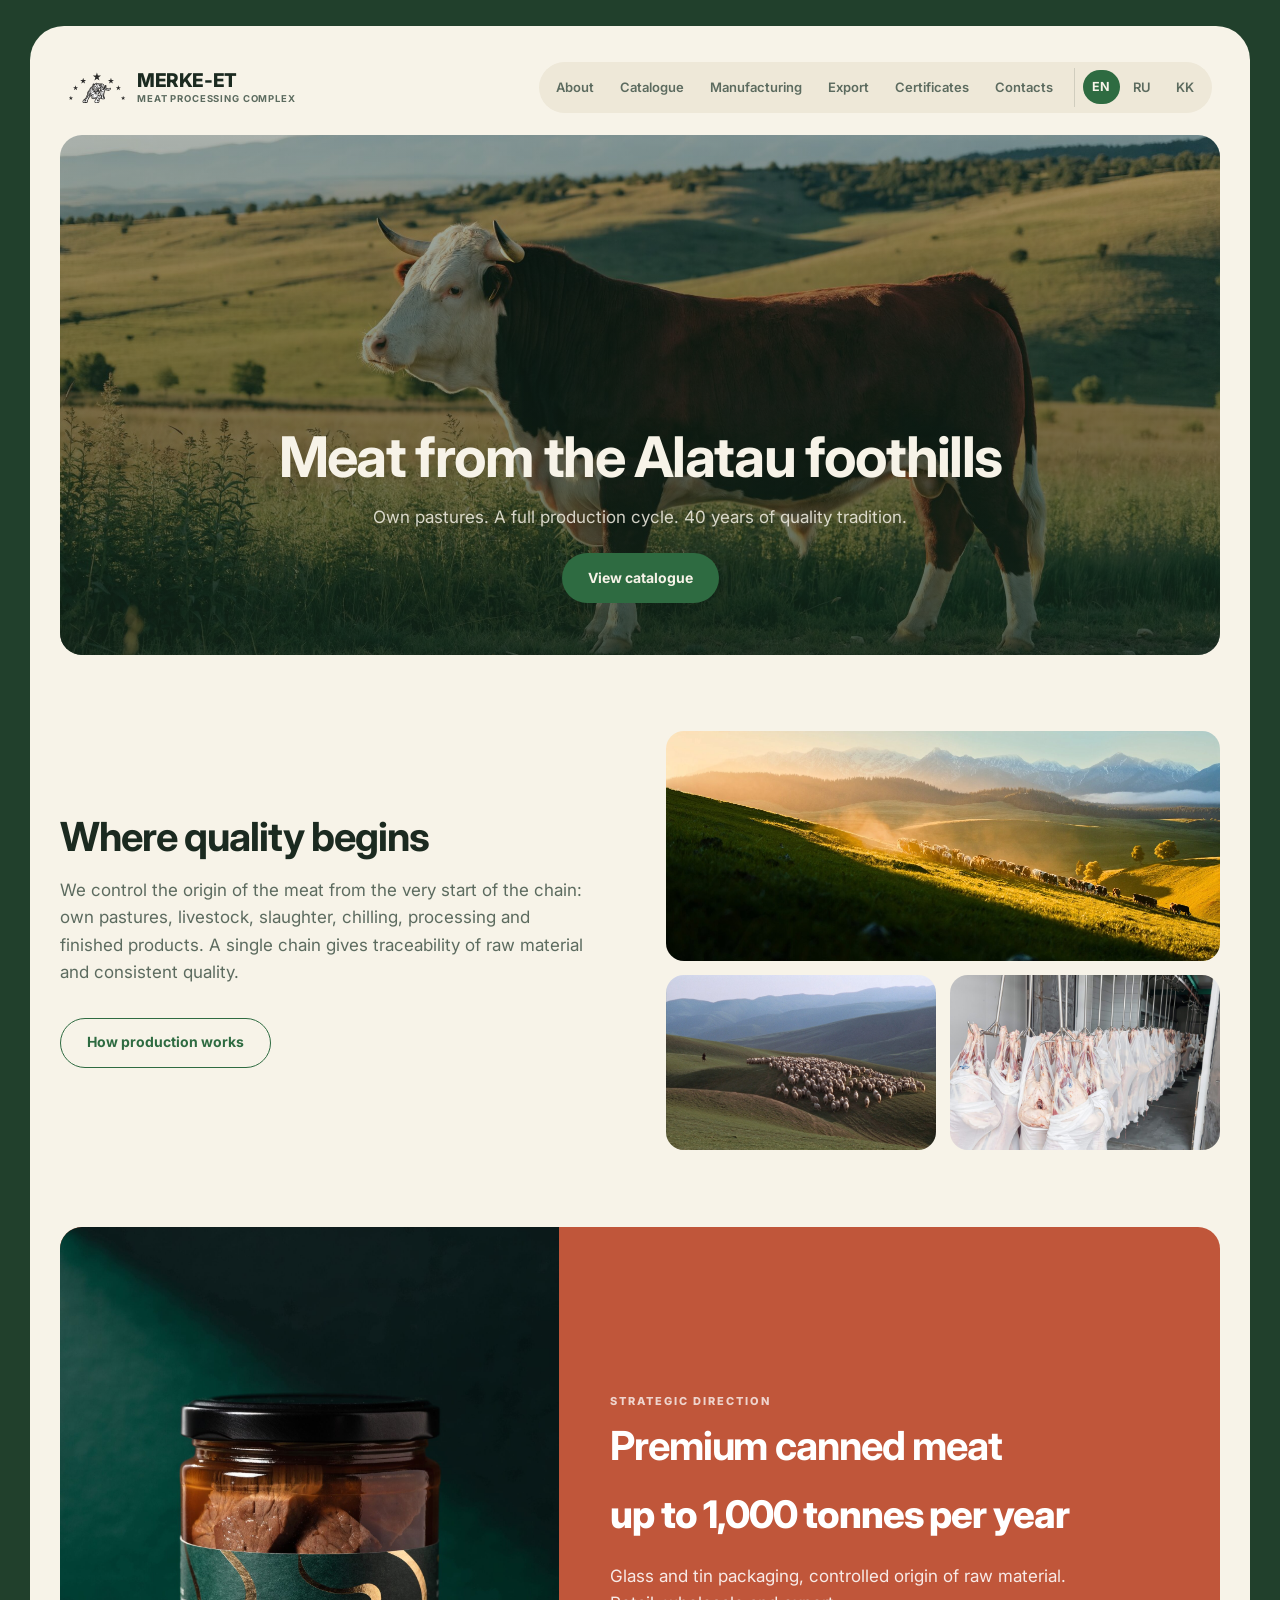
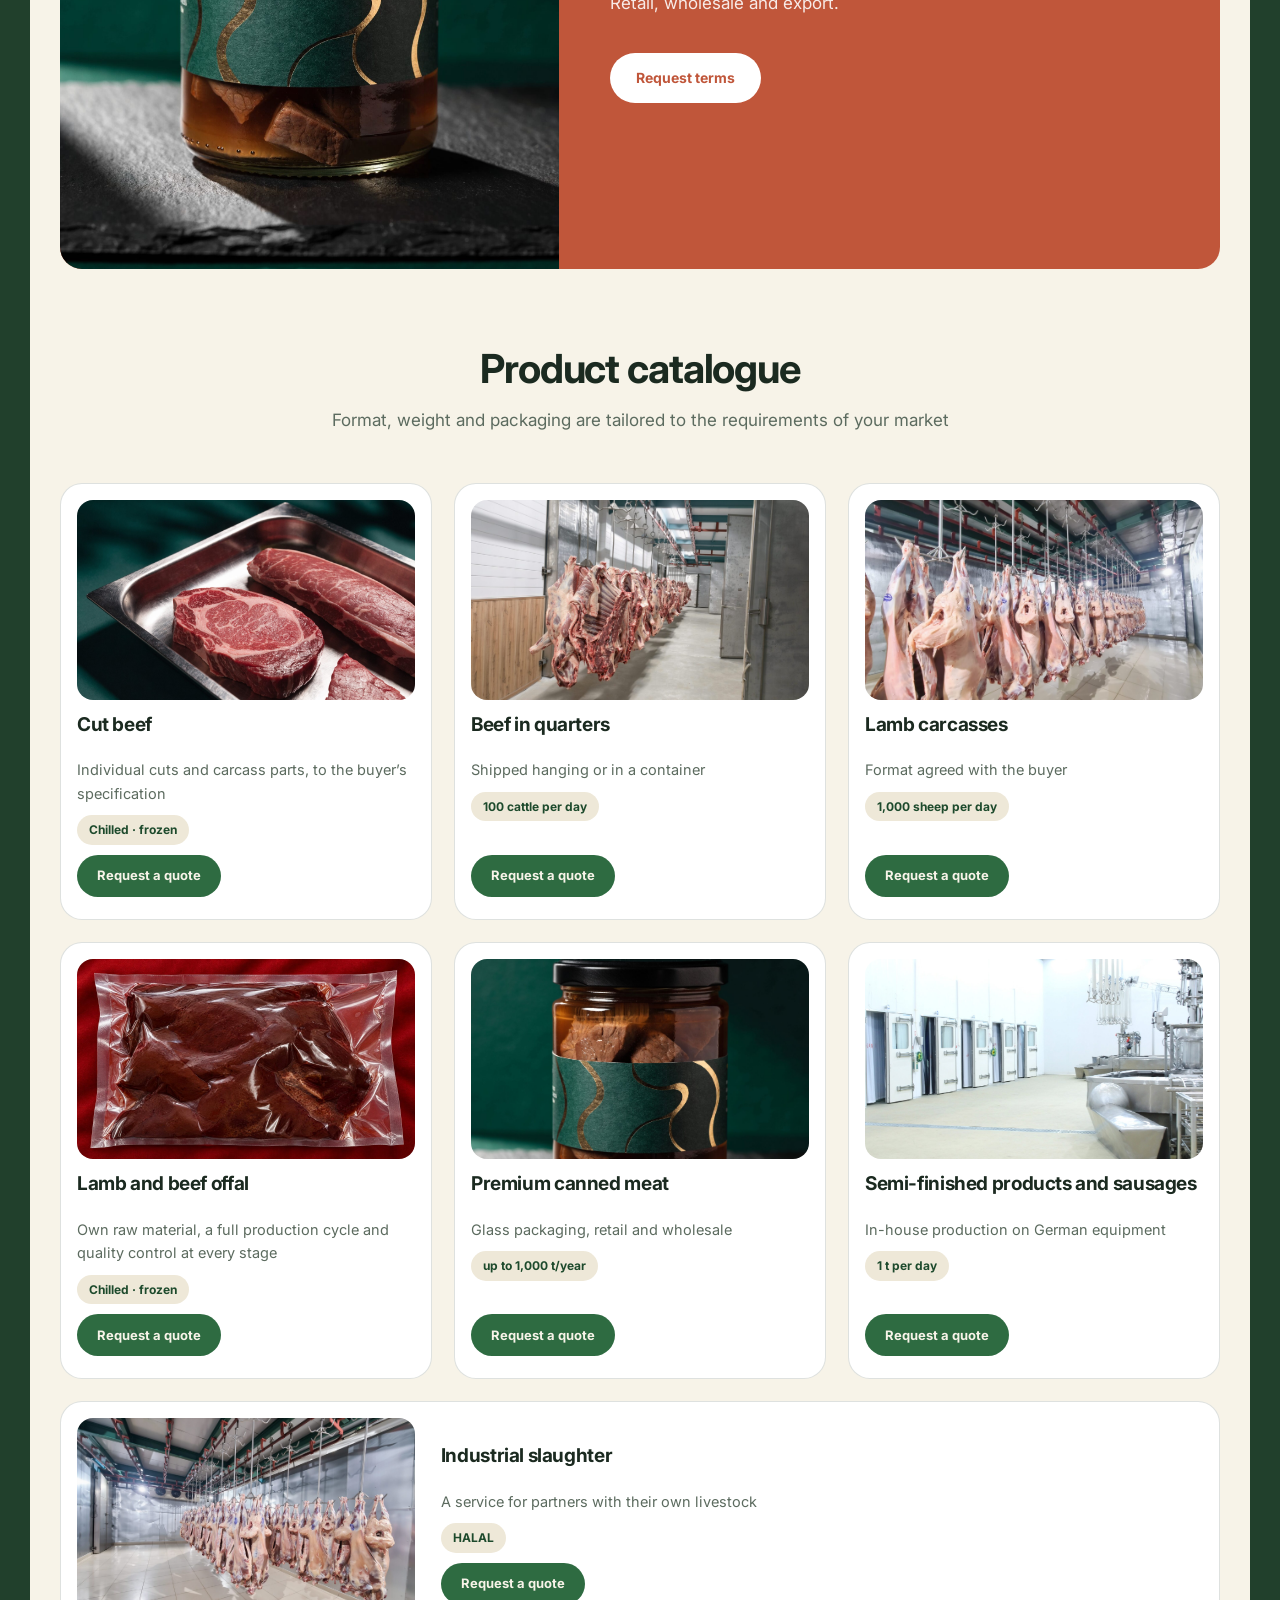
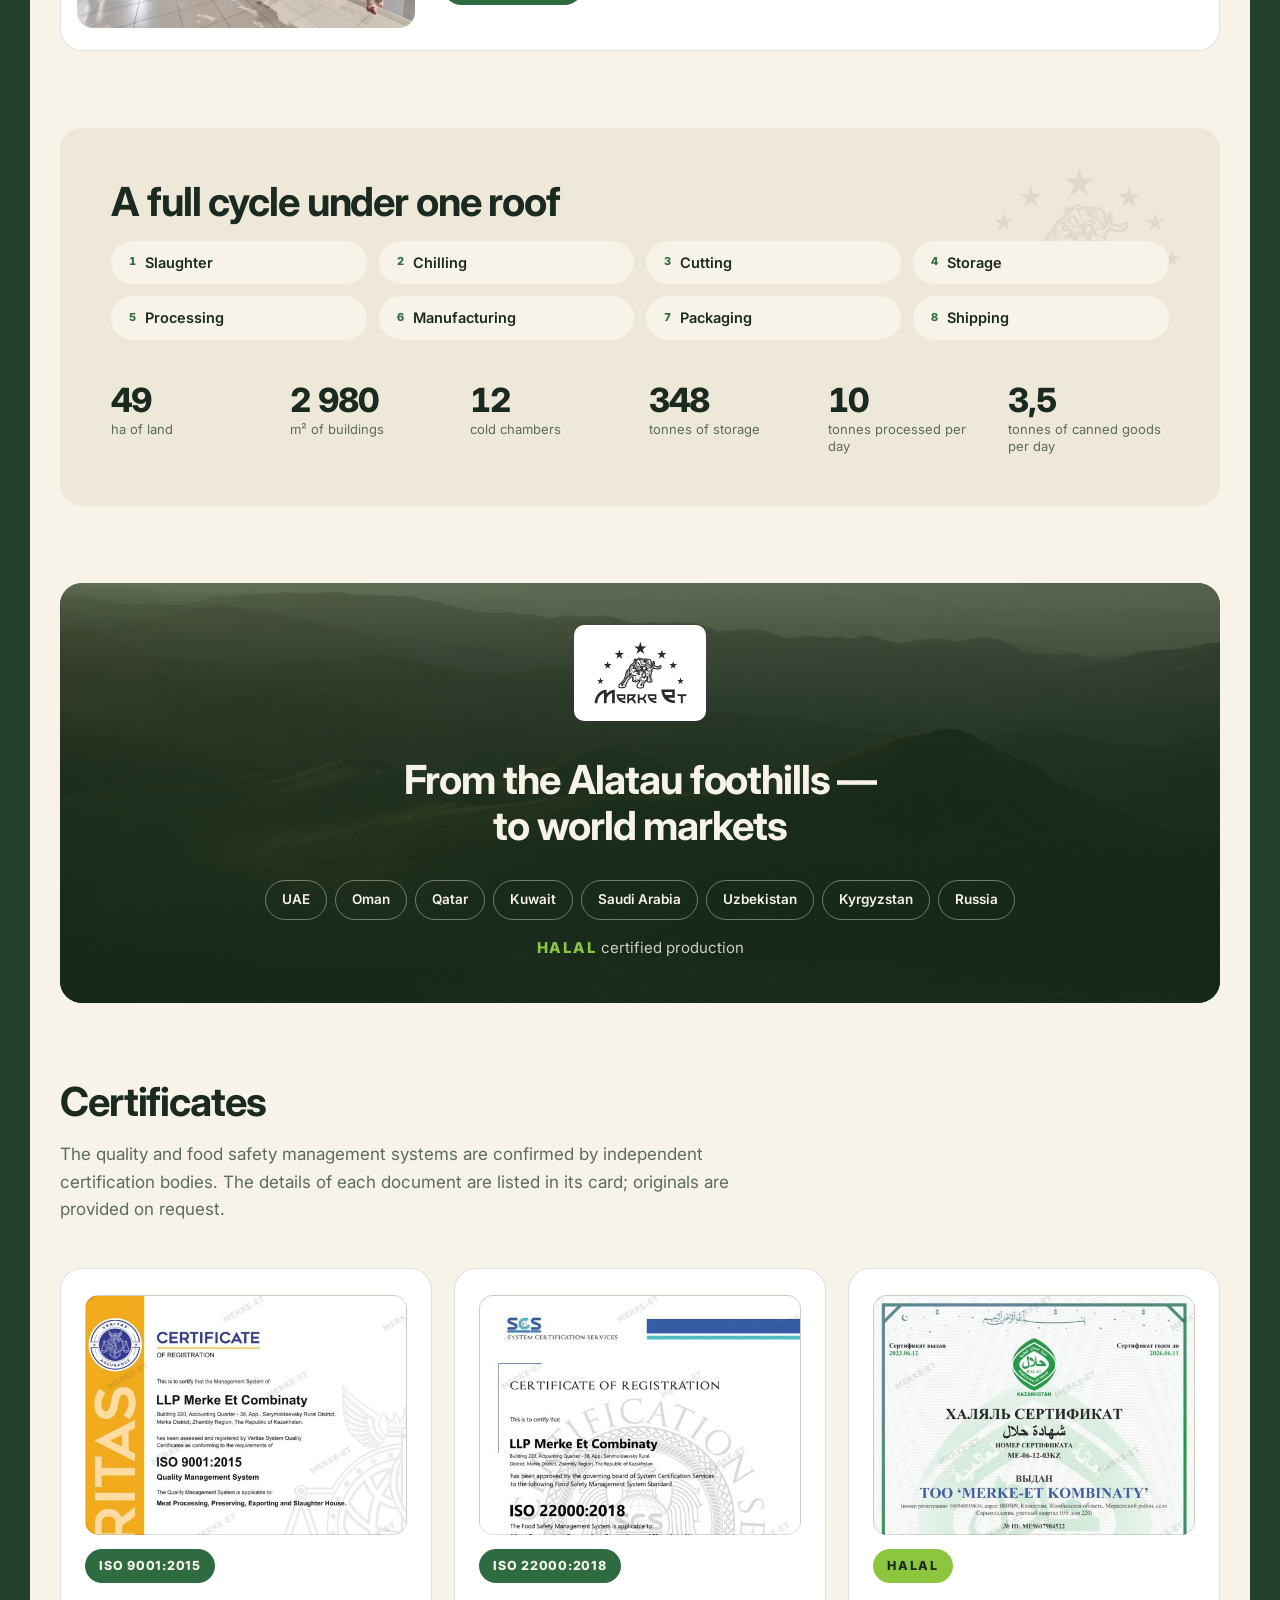
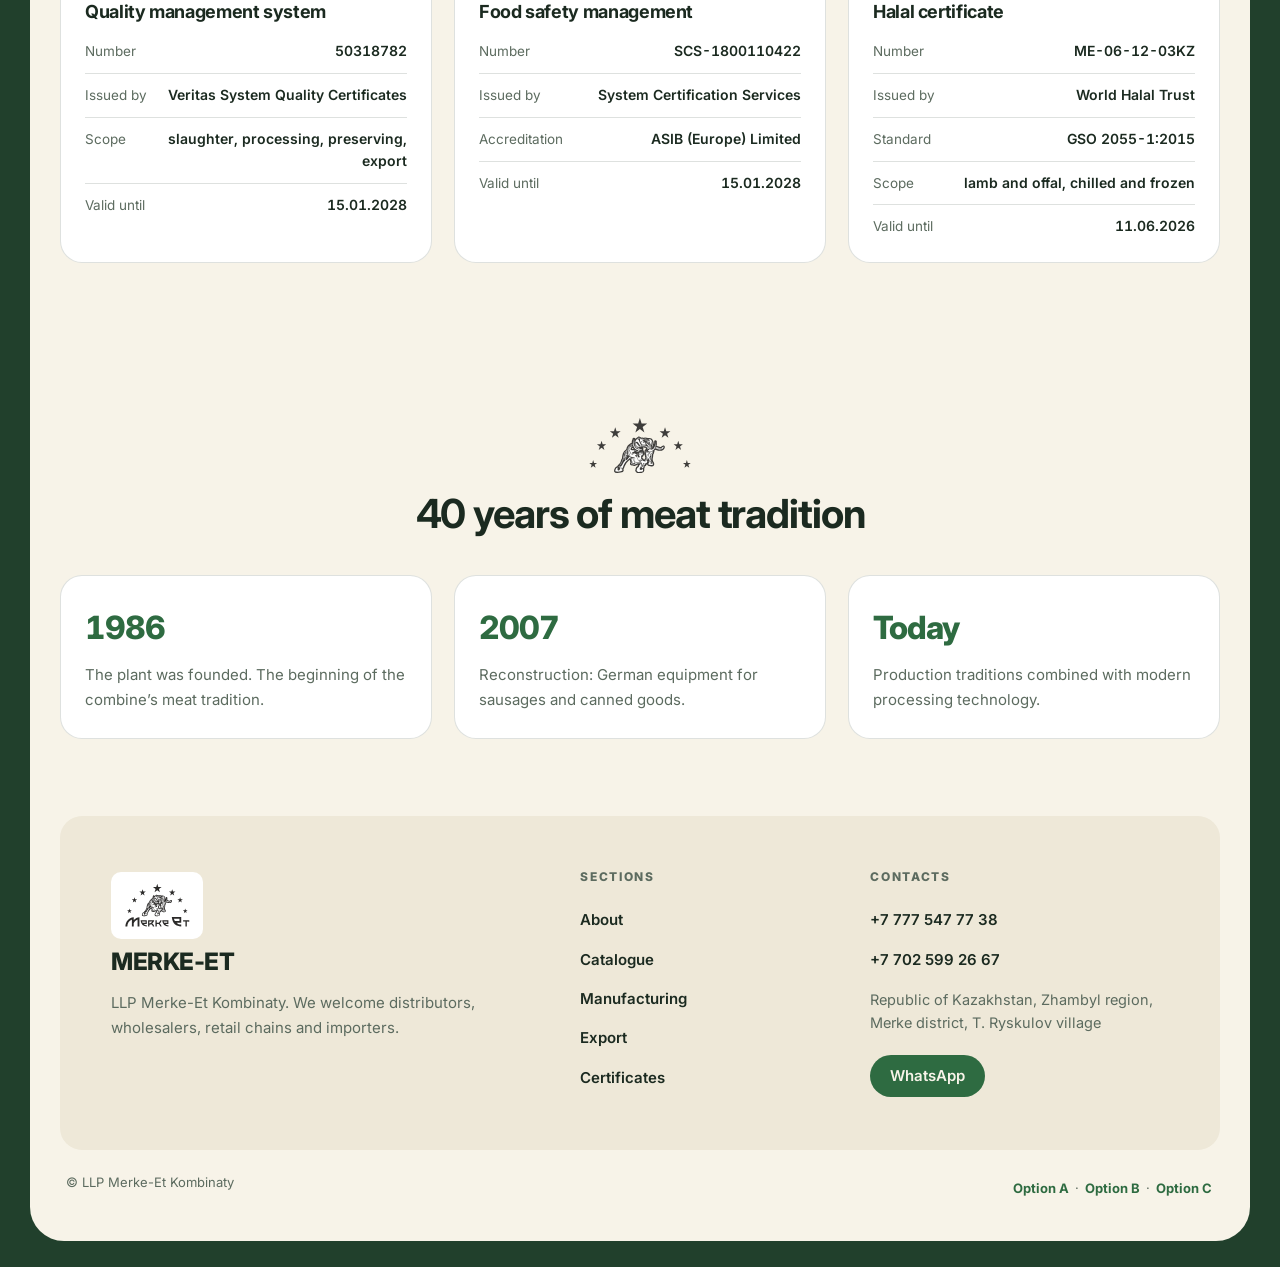
<file: ranch-en.html>
<!DOCTYPE html>
<html lang="en">
<head>
<meta charset="utf-8"/>
<meta name="viewport" content="width=device-width,initial-scale=1"/>
<title>MERKE-ET — option D</title>
<meta name="description" content="MERKE-ET meat processing complex: own pastures, full production cycle, product catalogue, HALAL, export."/>
<link rel="preconnect" href="https://fonts.googleapis.com"/>
<link rel="preconnect" href="https://fonts.gstatic.com" crossorigin/>
<link rel="stylesheet" href="https://fonts.googleapis.com/css2?family=Inter:wght@400;500;600;700;800;900&display=swap"/>
<link rel="icon" href="assets/img/favicon.png" type="image/png"/>
<link rel="apple-touch-icon" href="assets/img/favicon.png"/>
<link rel="stylesheet" href="assets/css/ranch.css"/>
</head>
<body>

<div class="sheet">

  <header class="nav">
    <a class="brand" href="#top">
      <img class="brand__mark" src="assets/img/logo-mark.svg" alt="" width="58" height="31" loading="eager"/>
      <span class="brand__txt">MERKE-ET<span class="brand__sub">meat processing complex</span></span>
    </a>
    <nav class="pillnav" id="nav-d">
      <a href="#about">About</a>
      <a href="#catalog">Catalogue</a>
      <a href="#cycle">Manufacturing</a>
      <a href="#export">Export</a>
      <a href="#certs">Certificates</a>
      <a href="#contact">Contacts</a>
      <span class="langs" aria-label="Site language">
        <span class="langs__on">EN</span>
        <a href="ranch.html">RU</a>
        <a href="ranch-kk.html">KK</a>
      </span>
    </nav>
    <button class="burger" type="button" aria-label="Menu" aria-expanded="false" aria-controls="nav-d">
      <span></span><span></span><span></span>
    </button>
  </header>

  <!-- Первый экран -->
  <section class="lead" id="top">
    <video class="lead__vid" autoplay muted loop playsinline poster="assets/img/cattle.jpg">
      <source src="assets/video/hero-bull.mp4" type="video/mp4"/>
      <img src="assets/img/cattle.jpg" alt="A Kazakh Whiteheaded bull on a pasture at the foot of Alatau"/>
    </video>
    <img class="lead__poster" src="assets/img/cattle.jpg" alt="A Kazakh Whiteheaded bull on a pasture at the foot of Alatau"/>
    <div class="lead__veil"></div>
    <div class="lead__txt">
      <h1>Meat from the Alatau foothills</h1>
      <p>Own pastures. A full production cycle. 40 years of quality tradition.</p>
      <a class="btn" href="#catalog">View catalogue</a>
    </div>
  </section>

  <!-- About: текст + кластер фото -->
  <section class="duo" id="about">
    <div class="duo__txt">
      <h2>Where quality begins</h2>
      <p>
        We control the origin of the meat from the very start of the chain: own pastures, livestock, slaughter, chilling, processing and finished products. A single chain gives traceability of raw material and consistent quality.
      </p>
      <a class="btn btn--soft" href="#cycle">How production works</a>
    </div>
    <div class="cluster">
      <img class="cluster__a" src="assets/img/hero-pasture.jpg" alt="Alatau foothills"/>
      <img class="cluster__b" src="assets/img/sheep-pasture.jpg" alt="Flock on the pasture"/>
      <img class="cluster__c" src="assets/img/chiller-lamb.jpg" alt="Chilling hall: packed carcasses"/>
    </div>
  </section>

  <!-- Промо-полоса -->
  <section class="promo">
    <img src="assets/img/canned-jar.jpg" alt="Premium canned meat"/>
    <div class="promo__txt">
      <p class="promo__kick">Strategic direction</p>
      <h2>Premium canned meat</h2>
      <p class="promo__num">up to 1,000 tonnes per year</p>
      <p>Glass and tin packaging, controlled origin of raw material. Retail, wholesale and export.</p>
      <a class="btn btn--warm" href="#contact">Request terms</a>
    </div>
  </section>

  <!-- Catalogue -->
  <section class="catalog" id="catalog">
    <div class="catalog__head">
      <h2>Product catalogue</h2>
      <p>Format, weight and packaging are tailored to the requirements of your market</p>
    </div>

    <div class="grid">
      <article class="item">
        <div class="item__ph"><img loading="lazy" src="assets/img/beef-cuts.jpg" alt="Cut beef"/></div>
        <h3>Cut beef</h3>
        <p>Individual cuts and carcass parts, to the buyer’s specification</p>
        <span class="tag">Chilled · frozen</span>
        <a class="btn btn--sm" href="#contact">Request a quote</a>
      </article>

      <article class="item">
        <div class="item__ph"><img loading="lazy" src="assets/img/beef-quarters.jpg" alt="Beef carcasses in the chiller"/></div>
        <h3>Beef in quarters</h3>
        <p>Shipped hanging or in a container</p>
        <span class="tag">100 cattle per day</span>
        <a class="btn btn--sm" href="#contact">Request a quote</a>
      </article>

      <article class="item">
        <div class="item__ph"><img loading="lazy" src="assets/img/lamb-carcasses.jpg" alt="Lamb carcasses in the chiller"/></div>
        <h3>Lamb carcasses</h3>
        <p>Format agreed with the buyer</p>
        <span class="tag">1,000 sheep per day</span>
        <a class="btn btn--sm" href="#contact">Request a quote</a>
      </article>

      <article class="item">
        <div class="item__ph"><img loading="lazy" src="assets/img/offal-lamb.jpg" alt="Lamb offal in vacuum packaging"/></div>
        <h3>Lamb and beef offal</h3>
        <p>Own raw material, a full production cycle and quality control at every stage</p>
        <span class="tag">Chilled · frozen</span>
        <a class="btn btn--sm" href="#contact">Request a quote</a>
      </article>

      <article class="item">
        <div class="item__ph"><img loading="lazy" src="assets/img/canned-jar.jpg" alt="Premium canned meat"/></div>
        <h3>Premium canned meat</h3>
        <p>Glass packaging, retail and wholesale</p>
        <span class="tag">up to 1,000 t/year</span>
        <a class="btn btn--sm" href="#contact">Request a quote</a>
      </article>

      <article class="item">
        <div class="item__ph"><img loading="lazy" src="assets/img/plant-interior.jpg" alt="Semi-finished products and sausages"/></div>
        <h3>Semi-finished products and sausages</h3>
        <p>In-house production on German equipment</p>
        <span class="tag">1 t per day</span>
        <a class="btn btn--sm" href="#contact">Request a quote</a>
      </article>

      <article class="item item--wide">
        <div class="item__ph"><img loading="lazy" src="assets/img/slaughter-real.jpg" alt="Industrial slaughter hall"/></div>
        <div class="item__body">
          <h3>Industrial slaughter</h3>
          <p>A service for partners with their own livestock</p>
          <span class="tag">HALAL</span>
          <a class="btn btn--sm" href="#contact">Request a quote</a>
        </div>
      </article>
    </div>
  </section>

  <!-- Manufacturing -->
  <section class="cycle" id="cycle">
    <h2>A full cycle under one roof</h2>
    <ol class="chips">
      <li><span>1</span>Slaughter</li>
      <li><span>2</span>Chilling</li>
      <li><span>3</span>Cutting</li>
      <li><span>4</span>Storage</li>
      <li><span>5</span>Processing</li>
      <li><span>6</span>Manufacturing</li>
      <li><span>7</span>Packaging</li>
      <li><span>8</span>Shipping</li>
    </ol>

    <div class="stats">
      <article><b>49</b><span>ha of land</span></article>
      <article><b>3 000</b><span>m² of buildings</span></article>
      <article><b>12</b><span>cold chambers</span></article>
      <article><b>350</b><span>tonnes of storage</span></article>
      <article><b>10</b><span>tonnes processed per day</span></article>
      <article><b>3,5</b><span>tonnes of canned goods per day</span></article>
    </div>
  </section>

  <!-- Export -->
  <section class="band" id="export">
    <img src="assets/img/ridge-band.jpg" alt="Alatau foothills"/>
    <div class="band__txt">
      <img class="band__mark" src="assets/img/logo.svg" alt="" width="132" height="96" loading="lazy"/>
      <h2>From the Alatau foothills —<br/>to world markets</h2>
      <ul class="geo">
        <li>UAE</li><li>Oman</li><li>Qatar</li><li>Kuwait</li>
        <li>Saudi Arabia</li><li>Uzbekistan</li><li>Kyrgyzstan</li><li>Russia</li>
      </ul>
      <p class="band__halal"><b>HALAL</b> certified production</p>
    </div>
  </section>

  <!-- Certificates -->
  <section class="certs" id="certs">
    <h2>Certificates</h2>
    <p class="certs__lead">
      The quality and food safety management systems are confirmed by independent certification bodies. The details of each document are listed in its card; originals are provided on request.
    </p>

    <div class="certs__grid">
      <article class="cert">
        <div class="cert__shot" role="img" aria-label="ISO 9001:2015 certificate"
             style="background-image:url('assets/img/certs/iso-9001.jpg')"></div>
        <span class="cert__std">ISO 9001:2015</span>
        <h3>Quality management system</h3>
        <dl class="cert__meta">
          <div><dt>Number</dt><dd>50318782</dd></div>
          <div><dt>Issued by</dt><dd>Veritas System Quality Certificates</dd></div>
          <div><dt>Scope</dt><dd>slaughter, processing, preserving, export</dd></div>
          <div><dt>Valid until</dt><dd>15.01.2028</dd></div>
        </dl>
      </article>

      <article class="cert">
        <div class="cert__shot" role="img" aria-label="ISO 22000:2018 certificate"
             style="background-image:url('assets/img/certs/iso-22000.jpg')"></div>
        <span class="cert__std">ISO 22000:2018</span>
        <h3>Food safety management</h3>
        <dl class="cert__meta">
          <div><dt>Number</dt><dd>SCS-1800110422</dd></div>
          <div><dt>Issued by</dt><dd>System Certification Services</dd></div>
          <div><dt>Accreditation</dt><dd>ASIB (Europe) Limited</dd></div>
          <div><dt>Valid until</dt><dd>15.01.2028</dd></div>
        </dl>
      </article>

      <article class="cert">
        <div class="cert__shot" role="img" aria-label="Halal certificate"
             style="background-image:url('assets/img/certs/halal.jpg')"></div>
        <span class="cert__std cert__std--halal">HALAL</span>
        <h3>Halal certificate</h3>
        <dl class="cert__meta">
          <div><dt>Number</dt><dd>ME-06-12-03KZ</dd></div>
          <div><dt>Issued by</dt><dd>World Halal Trust</dd></div>
          <div><dt>Standard</dt><dd>GSO 2055-1:2015</dd></div>
          <div><dt>Scope</dt><dd>lamb and offal, chilled and frozen</dd></div>
          <div><dt>Valid until</dt><dd>11.06.2026</dd></div>
        </dl>
      </article>
    </div>
  </section>

  <!-- История -->
  <section class="years">
    <img class="years__mark" src="assets/img/logo-mark.svg" alt="" width="104" height="56" loading="lazy"/>
    <h2>40 years of meat tradition</h2>
    <div class="years__grid">
      <article><b>1986</b><p>The plant was founded. The beginning of the combine’s meat tradition.</p></article>
      <article><b>2007</b><p>Reconstruction: German equipment for sausages and canned goods.</p></article>
      <article><b>Today</b><p>Production traditions combined with modern processing technology.</p></article>
    </div>
  </section>

  <!-- Contacts -->
  <footer class="end" id="contact">
    <div class="end__brand">
      <span class="brand brand--foot">
        <img class="brand__mark" src="assets/img/logo.svg" alt="" width="92" height="67" loading="lazy"/>
        MERKE-ET
      </span>
      <p>LLP Merke-Et Kombinaty. We welcome distributors, wholesalers, retail chains and importers.</p>
    </div>
    <div class="end__col">
      <h4>Sections</h4>
      <a href="#about">About</a>
      <a href="#catalog">Catalogue</a>
      <a href="#cycle">Manufacturing</a>
      <a href="#export">Export</a>
      <a href="#certs">Certificates</a>
    </div>
    <div class="end__col">
      <h4>Contacts</h4>
      <a href="tel:+77775477738">+7 777 547 77 38</a>
      <a href="tel:+77025992667">+7 702 599 26 67</a>
      <p>Republic of Kazakhstan, Zhambyl region,<br/>Merke district, T. Ryskulov village</p>
      <a class="btn btn--sm" href="https://wa.me/77025992667">WhatsApp</a>
    </div>
  </footer>

  <div class="rule">
    <span>© LLP Merke-Et Kombinaty</span>
    <span class="rule__links"><a href="index.html">Option A</a> · <a href="dark.html">Option B</a> · <a href="retro.html">Option C</a></span>
  </div>

</div>

<script>
document.documentElement.classList.add('has-js');

document.querySelectorAll('img').forEach(function (img) {
  img.addEventListener('error', function () { img.classList.add('is-missing'); });
  if (img.complete && img.naturalWidth === 0) { img.classList.add('is-missing'); }
});

// Мобильное меню
document.querySelectorAll('.burger').forEach(function (btn) {
  var panel = document.getElementById(btn.getAttribute('aria-controls'));
  if (!panel) { return; }
  btn.addEventListener('click', function () {
    var open = panel.classList.toggle('is-open');
    btn.setAttribute('aria-expanded', String(open));
    btn.classList.toggle('is-active', open);
  });
  panel.querySelectorAll('a').forEach(function (a) {
    a.addEventListener('click', function () {
      panel.classList.remove('is-open');
      btn.classList.remove('is-active');
      btn.setAttribute('aria-expanded', 'false');
    });
  });
});

// Блок «Полный цикл»: этапы и цифры проявляются лесенкой при появлении на экране
(function () {
  var cycle = document.querySelector('.cycle');
  if (!cycle) { return; }

  var calm = window.matchMedia && window.matchMedia('(prefers-reduced-motion: reduce)').matches;
  var items = cycle.querySelectorAll('.chips li, .stats article');
  items.forEach(function (el, i) { el.style.setProperty('--i', i); });

  // Цифры докручиваются от нуля, формат («3 000», «3,5») сохраняем
  var nums = [].slice.call(cycle.querySelectorAll('.stats b')).map(function (el) {
    var raw = el.textContent.trim();
    var value = parseFloat(raw.replace(/[^0-9,.]/g, '').replace(',', '.'));
    return { el: el, raw: raw, value: value, decimals: /[,.]\d/.test(raw) ? 1 : 0 };
  });

  function countUp() {
    var dur = 900;
    var t0 = performance.now();
    (function step(now) {
      var k = Math.min(1, (now - t0) / dur);
      var ease = 1 - Math.pow(1 - k, 3);
      nums.forEach(function (n) {
        if (isNaN(n.value)) { return; }
        n.el.textContent = (n.value * ease).toLocaleString('ru-RU', {
          minimumFractionDigits: n.decimals,
          maximumFractionDigits: n.decimals
        });
      });
      if (k < 1) { requestAnimationFrame(step); }
      else { nums.forEach(function (n) { n.el.textContent = n.raw; }); }
    })(t0);
  }

  function reveal() {
    cycle.classList.add('is-in');
    if (!calm) { countUp(); }
  }

  if (calm || !('IntersectionObserver' in window)) { reveal(); return; }

  var io = new IntersectionObserver(function (entries) {
    entries.forEach(function (e) {
      if (!e.isIntersecting) { return; }
      io.disconnect();
      reveal();
    });
  }, { threshold: 0.25 });
  io.observe(cycle);
})();

// Certificates: снимаем контекстное меню и перетаскивание. Полностью запретить
// сохранение в вебе нельзя — защита в водяном знаке и низком разрешении файла.
document.querySelectorAll('.cert__shot').forEach(function (el) {
  el.addEventListener('contextmenu', function (e) { e.preventDefault(); });
  el.addEventListener('dragstart', function (e) { e.preventDefault(); });
});
</script>

</body>
</html>
</file>
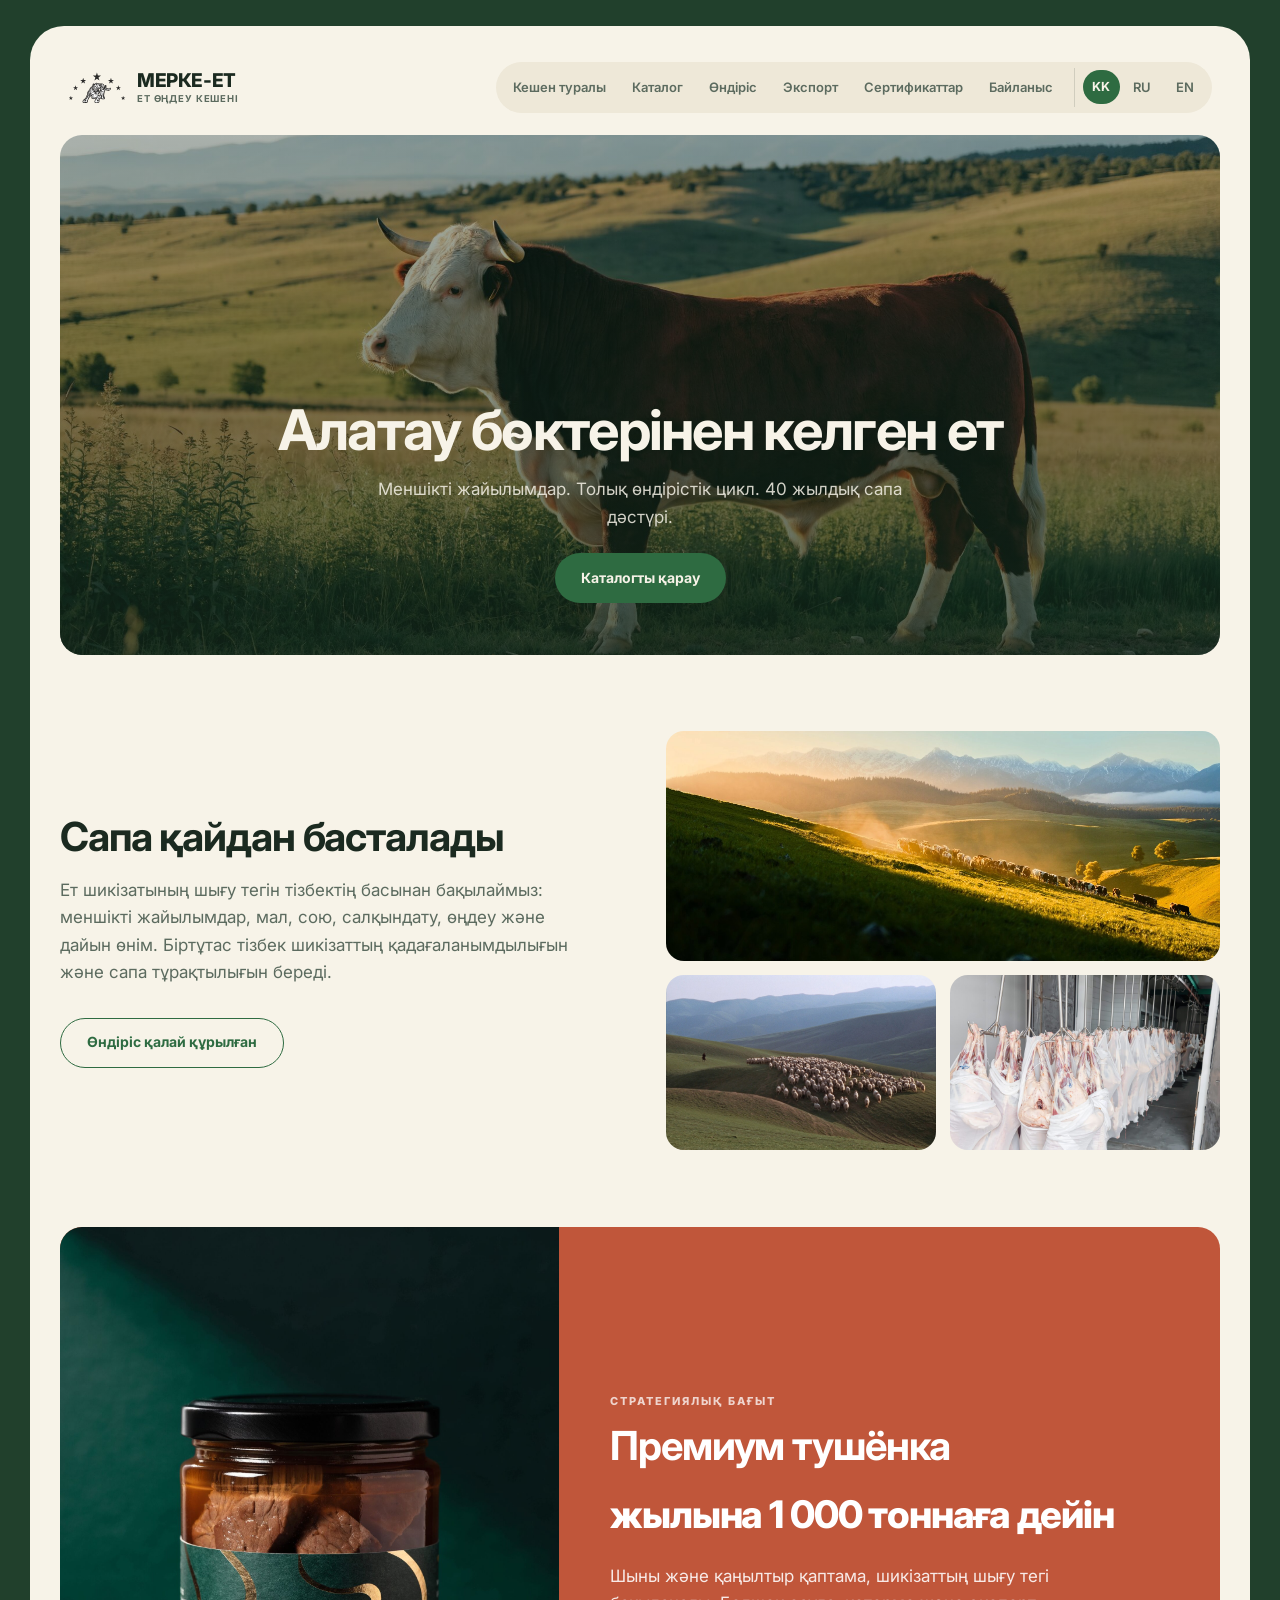
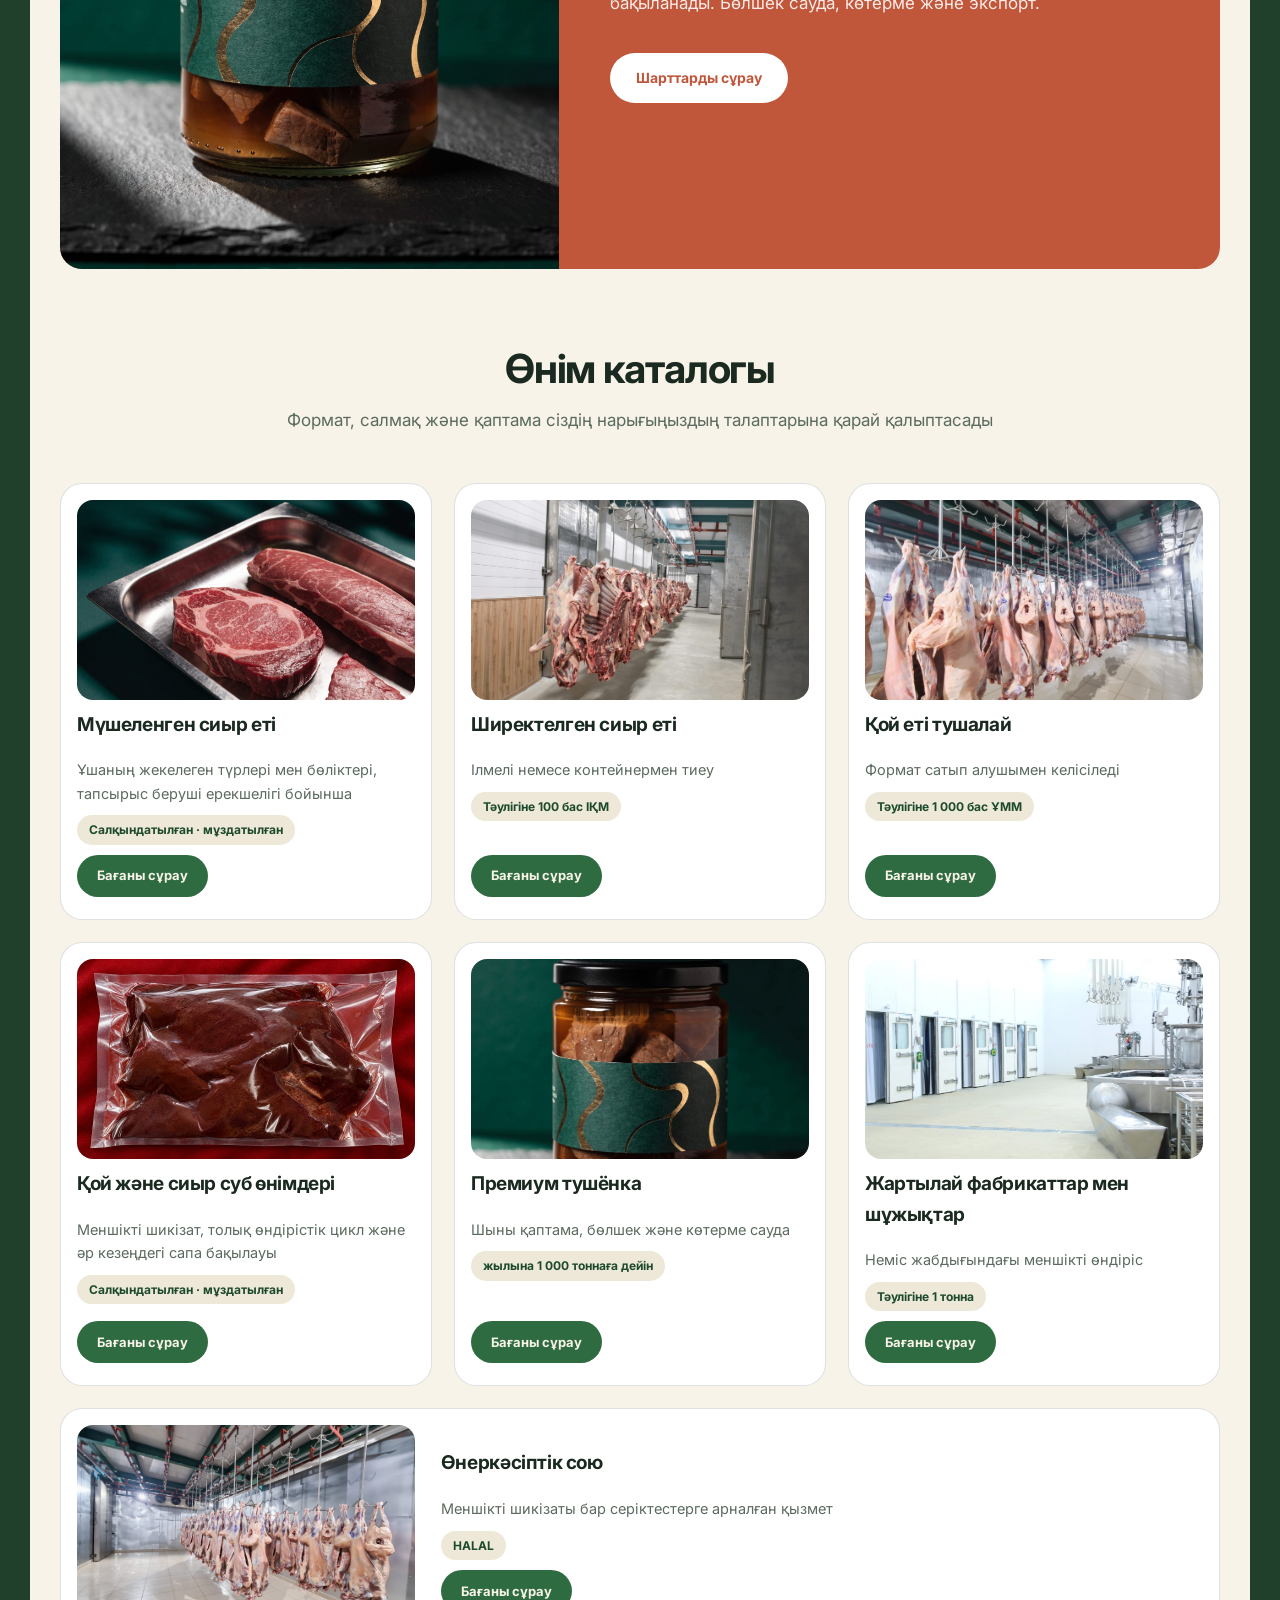
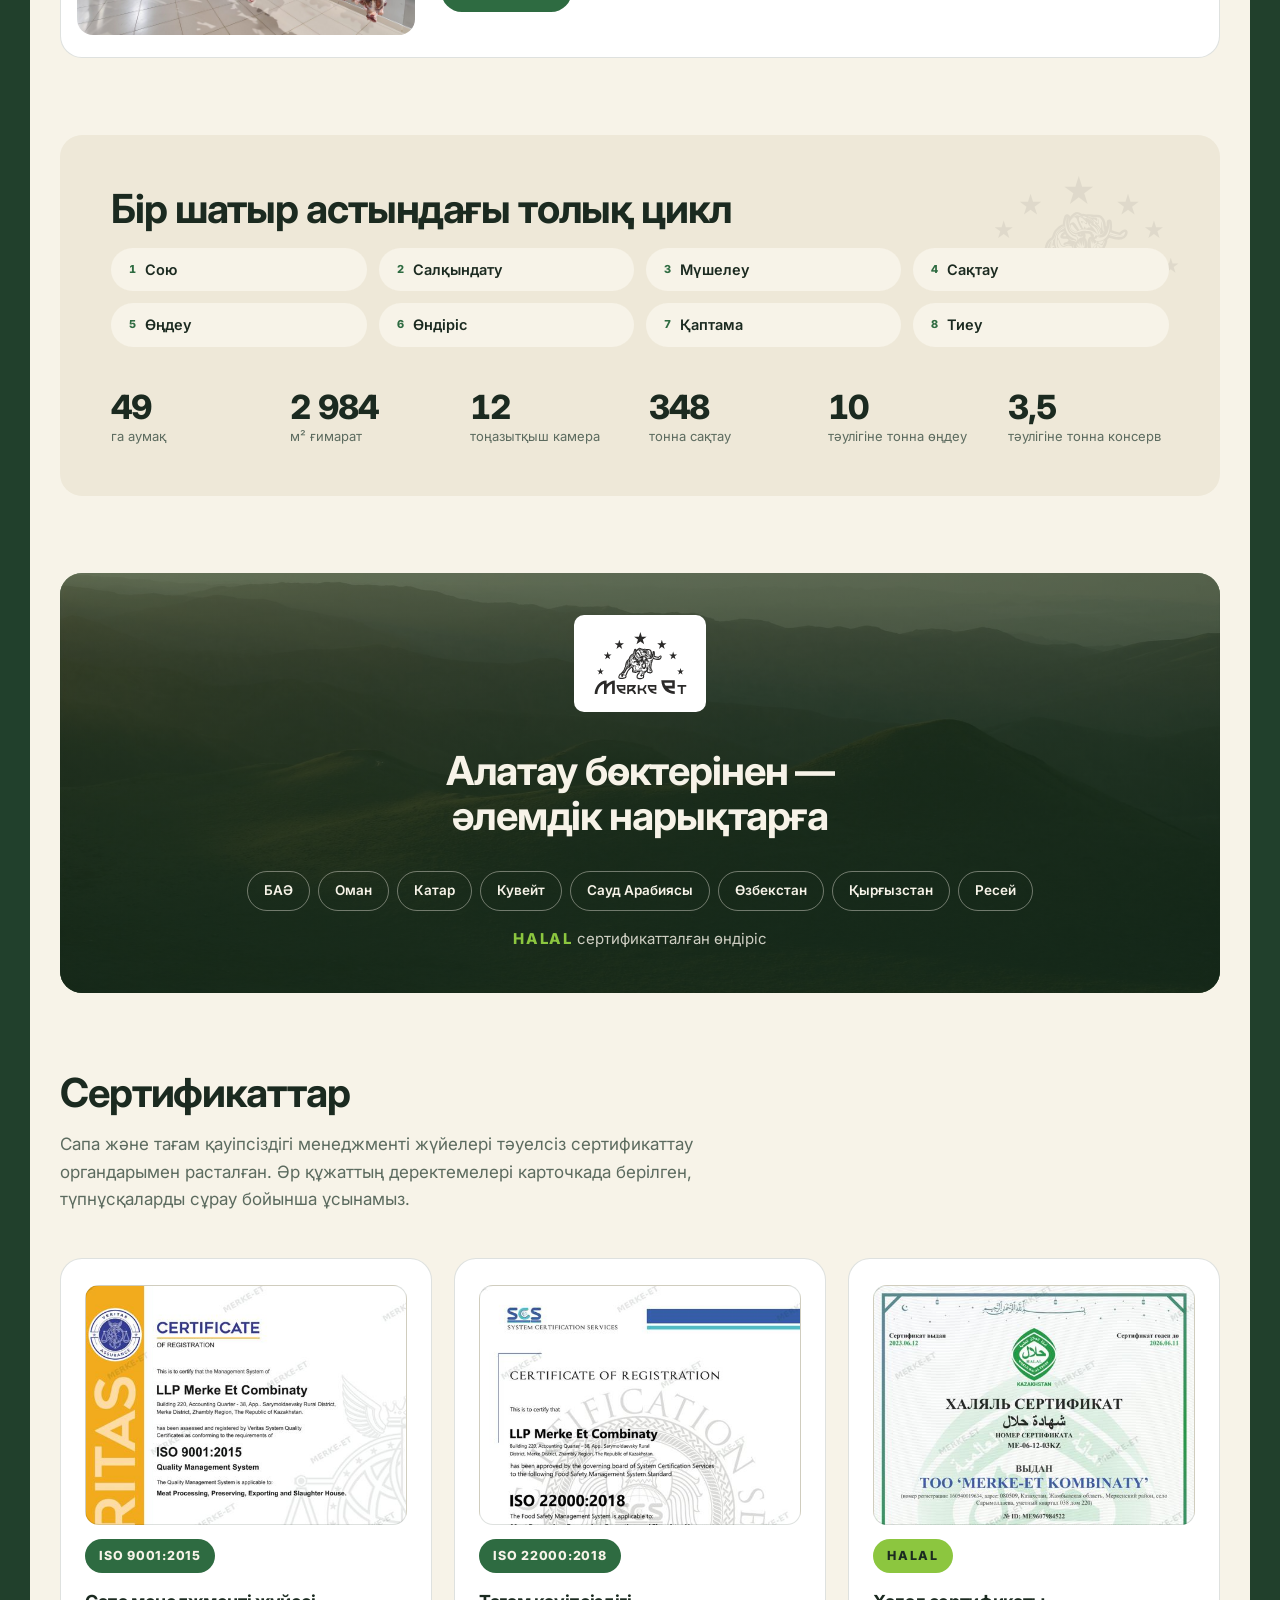
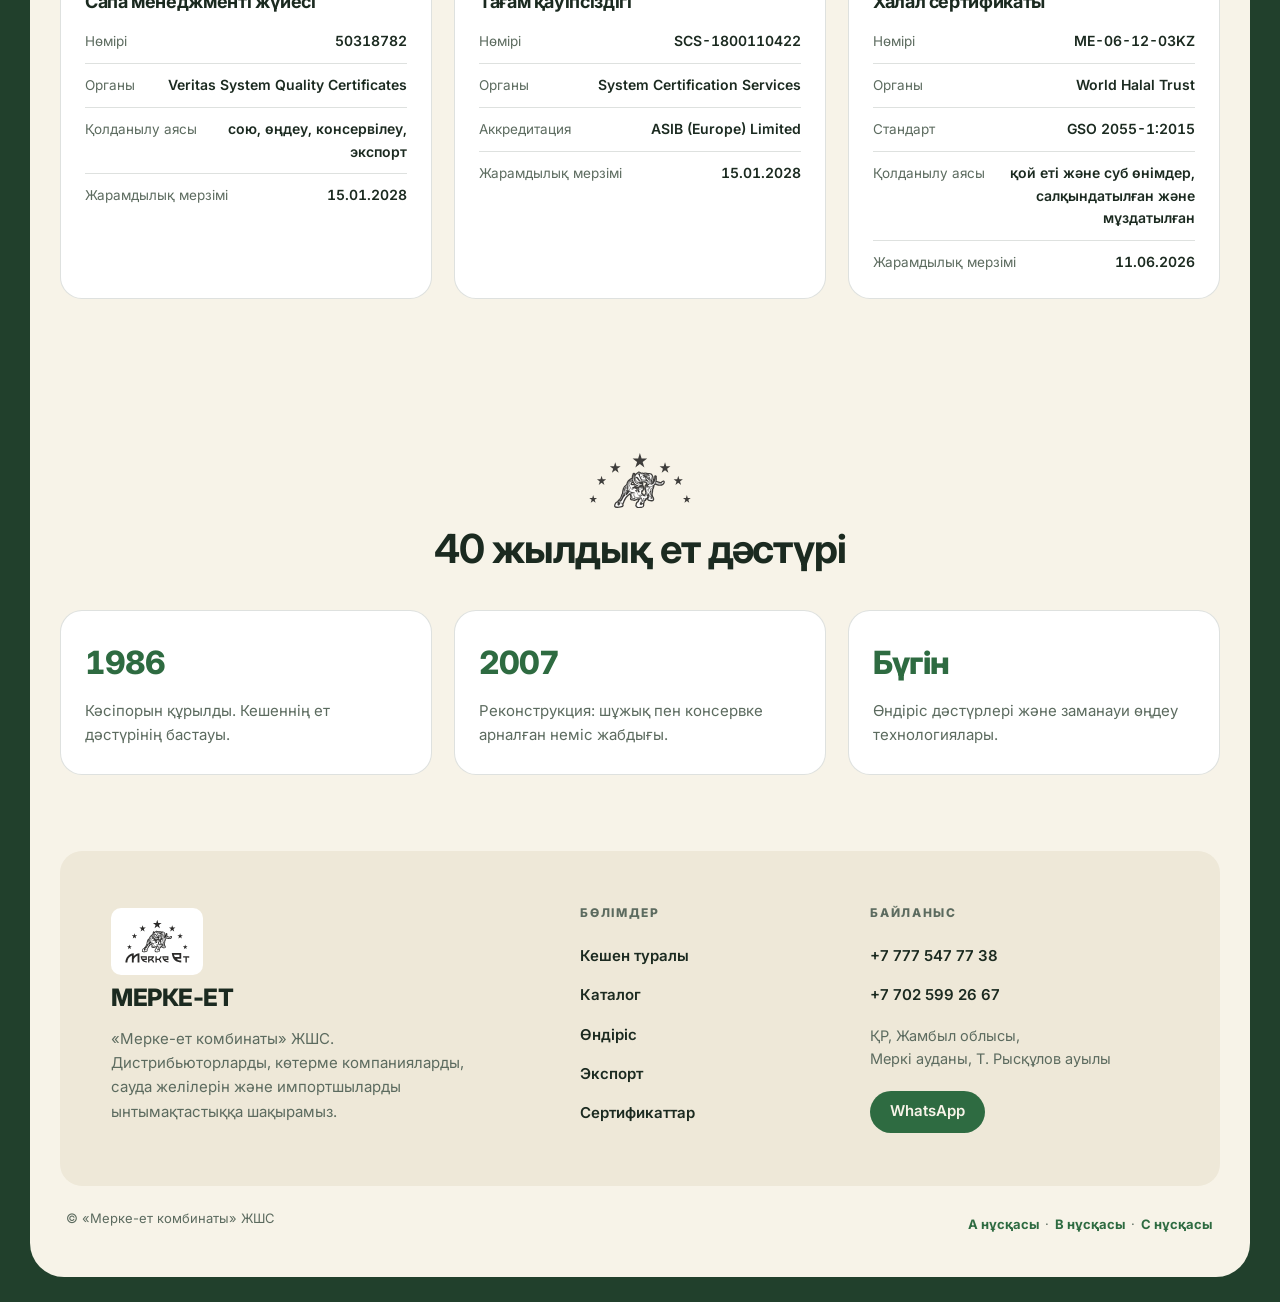
<file: ranch-kk.html>
<!DOCTYPE html>
<html lang="kk">
<head>
<meta charset="utf-8"/>
<meta name="viewport" content="width=device-width,initial-scale=1"/>
<title>МЕРКЕ-ЕТ — D нұсқасы</title>
<meta name="description" content="«МЕРКЕ-ЕТ» ет өңдеу кешені: меншікті жайылымдар, толық цикл, өнім каталогы, HALAL, экспорт."/>
<link rel="preconnect" href="https://fonts.googleapis.com"/>
<link rel="preconnect" href="https://fonts.gstatic.com" crossorigin/>
<link rel="stylesheet" href="https://fonts.googleapis.com/css2?family=Inter:wght@400;500;600;700;800;900&display=swap"/>
<link rel="icon" href="assets/img/favicon.png" type="image/png"/>
<link rel="apple-touch-icon" href="assets/img/favicon.png"/>
<link rel="stylesheet" href="assets/css/ranch.css"/>
</head>
<body>

<div class="sheet">

  <header class="nav">
    <a class="brand" href="#top">
      <img class="brand__mark" src="assets/img/logo-mark.svg" alt="" width="58" height="31" loading="eager"/>
      <span class="brand__txt">МЕРКЕ-ЕТ<span class="brand__sub">ет өңдеу кешені</span></span>
    </a>
    <nav class="pillnav" id="nav-d">
      <a href="#about">Кешен туралы</a>
      <a href="#catalog">Каталог</a>
      <a href="#cycle">Өндіріс</a>
      <a href="#export">Экспорт</a>
      <a href="#certs">Сертификаттар</a>
      <a href="#contact">Байланыс</a>
      <span class="langs" aria-label="Сайт тілі">
        <span class="langs__on">KK</span>
        <a href="ranch.html">RU</a>
        <a href="ranch-en.html">EN</a>
      </span>
    </nav>
    <button class="burger" type="button" aria-label="Мәзір" aria-expanded="false" aria-controls="nav-d">
      <span></span><span></span><span></span>
    </button>
  </header>

  <!-- Первый экран -->
  <section class="lead" id="top">
    <video class="lead__vid" autoplay muted loop playsinline poster="assets/img/cattle.jpg">
      <source src="assets/video/hero-bull.mp4" type="video/mp4"/>
      <img src="assets/img/cattle.jpg" alt="Алатау бөктеріндегі жайылымдағы қазақтың ақбас тұқымды бұқасы"/>
    </video>
    <img class="lead__poster" src="assets/img/cattle.jpg" alt="Алатау бөктеріндегі жайылымдағы қазақтың ақбас тұқымды бұқасы"/>
    <div class="lead__veil"></div>
    <div class="lead__txt">
      <h1>Алатау бөктерінен келген ет</h1>
      <p>Меншікті жайылымдар. Толық өндірістік цикл. 40 жылдық сапа дәстүрі.</p>
      <a class="btn" href="#catalog">Каталогты қарау</a>
    </div>
  </section>

  <!-- Кешен туралы: текст + кластер фото -->
  <section class="duo" id="about">
    <div class="duo__txt">
      <h2>Сапа қайдан басталады</h2>
      <p>
        Ет шикізатының шығу тегін тізбектің басынан бақылаймыз: меншікті жайылымдар, мал, сою, салқындату, өңдеу және дайын өнім. Біртұтас тізбек шикізаттың қадағаланымдылығын және сапа тұрақтылығын береді.
      </p>
      <a class="btn btn--soft" href="#cycle">Өндіріс қалай құрылған</a>
    </div>
    <div class="cluster">
      <img class="cluster__a" src="assets/img/hero-pasture.jpg" alt="Алатау бөктері"/>
      <img class="cluster__b" src="assets/img/sheep-pasture.jpg" alt="Жайылымдағы отар"/>
      <img class="cluster__c" src="assets/img/chiller-lamb.jpg" alt="Тоңазыту цехы: қаптамадағы ұшалар"/>
    </div>
  </section>

  <!-- Промо-полоса -->
  <section class="promo">
    <img src="assets/img/canned-jar.jpg" alt="Премиум тушёнка"/>
    <div class="promo__txt">
      <p class="promo__kick">Стратегиялық бағыт</p>
      <h2>Премиум тушёнка</h2>
      <p class="promo__num">жылына 1 000 тоннаға дейін</p>
      <p>Шыны және қаңылтыр қаптама, шикізаттың шығу тегі бақыланады. Бөлшек сауда, көтерме және экспорт.</p>
      <a class="btn btn--warm" href="#contact">Шарттарды сұрау</a>
    </div>
  </section>

  <!-- Каталог -->
  <section class="catalog" id="catalog">
    <div class="catalog__head">
      <h2>Өнім каталогы</h2>
      <p>Формат, салмақ және қаптама сіздің нарығыңыздың талаптарына қарай қалыптасады</p>
    </div>

    <div class="grid">
      <article class="item">
        <div class="item__ph"><img loading="lazy" src="assets/img/beef-cuts.jpg" alt="Мүшеленген сиыр еті"/></div>
        <h3>Мүшеленген сиыр еті</h3>
        <p>Ұшаның жекелеген түрлері мен бөліктері, тапсырыс беруші ерекшелігі бойынша</p>
        <span class="tag">Салқындатылған · мұздатылған</span>
        <a class="btn btn--sm" href="#contact">Бағаны сұрау</a>
      </article>

      <article class="item">
        <div class="item__ph"><img loading="lazy" src="assets/img/beef-quarters.jpg" alt="Тоңазытқыш камерадағы сиыр ұшалары"/></div>
        <h3>Ширектелген сиыр еті</h3>
        <p>Ілмелі немесе контейнермен тиеу</p>
        <span class="tag">Тәулігіне 100 бас ІҚМ</span>
        <a class="btn btn--sm" href="#contact">Бағаны сұрау</a>
      </article>

      <article class="item">
        <div class="item__ph"><img loading="lazy" src="assets/img/lamb-carcasses.jpg" alt="Тоңазытқыш камерадағы қой ұшалары"/></div>
        <h3>Қой еті тушалай</h3>
        <p>Формат сатып алушымен келісіледі</p>
        <span class="tag">Тәулігіне 1 000 бас ҰММ</span>
        <a class="btn btn--sm" href="#contact">Бағаны сұрау</a>
      </article>

      <article class="item">
        <div class="item__ph"><img loading="lazy" src="assets/img/offal-lamb.jpg" alt="Вакуумдық қаптамадағы қой суб өнімдері"/></div>
        <h3>Қой және сиыр суб өнімдері</h3>
        <p>Меншікті шикізат, толық өндірістік цикл және әр кезеңдегі сапа бақылауы</p>
        <span class="tag">Салқындатылған · мұздатылған</span>
        <a class="btn btn--sm" href="#contact">Бағаны сұрау</a>
      </article>

      <article class="item">
        <div class="item__ph"><img loading="lazy" src="assets/img/canned-jar.jpg" alt="Премиум тушёнка"/></div>
        <h3>Премиум тушёнка</h3>
        <p>Шыны қаптама, бөлшек және көтерме сауда</p>
        <span class="tag">жылына 1 000 тоннаға дейін</span>
        <a class="btn btn--sm" href="#contact">Бағаны сұрау</a>
      </article>

      <article class="item">
        <div class="item__ph"><img loading="lazy" src="assets/img/plant-interior.jpg" alt="Жартылай фабрикаттар мен шұжық өнімдері"/></div>
        <h3>Жартылай фабрикаттар мен шұжықтар</h3>
        <p>Неміс жабдығындағы меншікті өндіріс</p>
        <span class="tag">Тәулігіне 1 тонна</span>
        <a class="btn btn--sm" href="#contact">Бағаны сұрау</a>
      </article>

      <article class="item item--wide">
        <div class="item__ph"><img loading="lazy" src="assets/img/slaughter-real.jpg" alt="Өнеркәсіптік сою цехы"/></div>
        <div class="item__body">
          <h3>Өнеркәсіптік сою</h3>
          <p>Меншікті шикізаты бар серіктестерге арналған қызмет</p>
          <span class="tag">HALAL</span>
          <a class="btn btn--sm" href="#contact">Бағаны сұрау</a>
        </div>
      </article>
    </div>
  </section>

  <!-- Өндіріс -->
  <section class="cycle" id="cycle">
    <h2>Бір шатыр астындағы толық цикл</h2>
    <ol class="chips">
      <li><span>1</span>Сою</li>
      <li><span>2</span>Салқындату</li>
      <li><span>3</span>Мүшелеу</li>
      <li><span>4</span>Сақтау</li>
      <li><span>5</span>Өңдеу</li>
      <li><span>6</span>Өндіріс</li>
      <li><span>7</span>Қаптама</li>
      <li><span>8</span>Тиеу</li>
    </ol>

    <div class="stats">
      <article><b>49</b><span>га аумақ</span></article>
      <article><b>3 000</b><span>м² ғимарат</span></article>
      <article><b>12</b><span>тоңазытқыш камера</span></article>
      <article><b>350</b><span>тонна сақтау</span></article>
      <article><b>10</b><span>тәулігіне тонна өңдеу</span></article>
      <article><b>3,5</b><span>тәулігіне тонна консерв</span></article>
    </div>
  </section>

  <!-- Экспорт -->
  <section class="band" id="export">
    <img src="assets/img/ridge-band.jpg" alt="Алатау бөктері"/>
    <div class="band__txt">
      <img class="band__mark" src="assets/img/logo.svg" alt="" width="132" height="96" loading="lazy"/>
      <h2>Алатау бөктерінен —<br/>әлемдік нарықтарға</h2>
      <ul class="geo">
        <li>БАӘ</li><li>Оман</li><li>Катар</li><li>Кувейт</li>
        <li>Сауд Арабиясы</li><li>Өзбекстан</li><li>Қырғызстан</li><li>Ресей</li>
      </ul>
      <p class="band__halal"><b>HALAL</b> сертификатталған өндіріс</p>
    </div>
  </section>

  <!-- Сертификаттар -->
  <section class="certs" id="certs">
    <h2>Сертификаттар</h2>
    <p class="certs__lead">
      Сапа және тағам қауіпсіздігі менеджменті жүйелері тәуелсіз сертификаттау органдарымен расталған. Әр құжаттың деректемелері карточкада берілген, түпнұсқаларды сұрау бойынша ұсынамыз.
    </p>

    <div class="certs__grid">
      <article class="cert">
        <div class="cert__shot" role="img" aria-label="ISO 9001:2015 сертификаты"
             style="background-image:url('assets/img/certs/iso-9001.jpg')"></div>
        <span class="cert__std">ISO 9001:2015</span>
        <h3>Сапа менеджменті жүйесі</h3>
        <dl class="cert__meta">
          <div><dt>Нөмірі</dt><dd>50318782</dd></div>
          <div><dt>Органы</dt><dd>Veritas System Quality Certificates</dd></div>
          <div><dt>Қолданылу аясы</dt><dd>сою, өңдеу, консервілеу, экспорт</dd></div>
          <div><dt>Жарамдылық мерзімі</dt><dd>15.01.2028</dd></div>
        </dl>
      </article>

      <article class="cert">
        <div class="cert__shot" role="img" aria-label="ISO 22000:2018 сертификаты"
             style="background-image:url('assets/img/certs/iso-22000.jpg')"></div>
        <span class="cert__std">ISO 22000:2018</span>
        <h3>Тағам қауіпсіздігі</h3>
        <dl class="cert__meta">
          <div><dt>Нөмірі</dt><dd>SCS-1800110422</dd></div>
          <div><dt>Органы</dt><dd>System Certification Services</dd></div>
          <div><dt>Аккредитация</dt><dd>ASIB (Europe) Limited</dd></div>
          <div><dt>Жарамдылық мерзімі</dt><dd>15.01.2028</dd></div>
        </dl>
      </article>

      <article class="cert">
        <div class="cert__shot" role="img" aria-label="Халал сертификаты"
             style="background-image:url('assets/img/certs/halal.jpg')"></div>
        <span class="cert__std cert__std--halal">HALAL</span>
        <h3>Халал сертификаты</h3>
        <dl class="cert__meta">
          <div><dt>Нөмірі</dt><dd>ME-06-12-03KZ</dd></div>
          <div><dt>Органы</dt><dd>World Halal Trust</dd></div>
          <div><dt>Стандарт</dt><dd>GSO 2055-1:2015</dd></div>
          <div><dt>Қолданылу аясы</dt><dd>қой еті және суб өнімдер, салқындатылған және мұздатылған</dd></div>
          <div><dt>Жарамдылық мерзімі</dt><dd>11.06.2026</dd></div>
        </dl>
      </article>
    </div>
  </section>

  <!-- История -->
  <section class="years">
    <img class="years__mark" src="assets/img/logo-mark.svg" alt="" width="104" height="56" loading="lazy"/>
    <h2>40 жылдық ет дәстүрі</h2>
    <div class="years__grid">
      <article><b>1986</b><p>Кәсіпорын құрылды. Кешеннің ет дәстүрінің бастауы.</p></article>
      <article><b>2007</b><p>Реконструкция: шұжық пен консервке арналған неміс жабдығы.</p></article>
      <article><b>Бүгін</b><p>Өндіріс дәстүрлері және заманауи өңдеу технологиялары.</p></article>
    </div>
  </section>

  <!-- Байланыс -->
  <footer class="end" id="contact">
    <div class="end__brand">
      <span class="brand brand--foot">
        <img class="brand__mark" src="assets/img/logo.svg" alt="" width="92" height="67" loading="lazy"/>
        МЕРКЕ-ЕТ
      </span>
      <p>«Мерке-ет комбинаты» ЖШС. Дистрибьюторларды, көтерме компанияларды, сауда желілерін және импортшыларды ынтымақтастыққа шақырамыз.</p>
    </div>
    <div class="end__col">
      <h4>Бөлімдер</h4>
      <a href="#about">Кешен туралы</a>
      <a href="#catalog">Каталог</a>
      <a href="#cycle">Өндіріс</a>
      <a href="#export">Экспорт</a>
      <a href="#certs">Сертификаттар</a>
    </div>
    <div class="end__col">
      <h4>Байланыс</h4>
      <a href="tel:+77775477738">+7 777 547 77 38</a>
      <a href="tel:+77025992667">+7 702 599 26 67</a>
      <p>ҚР, Жамбыл облысы,<br/>Меркі ауданы, Т. Рысқұлов ауылы</p>
      <a class="btn btn--sm" href="https://wa.me/77025992667">WhatsApp</a>
    </div>
  </footer>

  <div class="rule">
    <span>© «Мерке-ет комбинаты» ЖШС</span>
    <span class="rule__links"><a href="index.html">A нұсқасы</a> · <a href="dark.html">B нұсқасы</a> · <a href="retro.html">C нұсқасы</a></span>
  </div>

</div>

<script>
document.documentElement.classList.add('has-js');

document.querySelectorAll('img').forEach(function (img) {
  img.addEventListener('error', function () { img.classList.add('is-missing'); });
  if (img.complete && img.naturalWidth === 0) { img.classList.add('is-missing'); }
});

// Мобильное меню
document.querySelectorAll('.burger').forEach(function (btn) {
  var panel = document.getElementById(btn.getAttribute('aria-controls'));
  if (!panel) { return; }
  btn.addEventListener('click', function () {
    var open = panel.classList.toggle('is-open');
    btn.setAttribute('aria-expanded', String(open));
    btn.classList.toggle('is-active', open);
  });
  panel.querySelectorAll('a').forEach(function (a) {
    a.addEventListener('click', function () {
      panel.classList.remove('is-open');
      btn.classList.remove('is-active');
      btn.setAttribute('aria-expanded', 'false');
    });
  });
});

// Блок «Полный цикл»: этапы и цифры проявляются лесенкой при появлении на экране
(function () {
  var cycle = document.querySelector('.cycle');
  if (!cycle) { return; }

  var calm = window.matchMedia && window.matchMedia('(prefers-reduced-motion: reduce)').matches;
  var items = cycle.querySelectorAll('.chips li, .stats article');
  items.forEach(function (el, i) { el.style.setProperty('--i', i); });

  // Цифры докручиваются от нуля, формат («3 000», «3,5») сохраняем
  var nums = [].slice.call(cycle.querySelectorAll('.stats b')).map(function (el) {
    var raw = el.textContent.trim();
    var value = parseFloat(raw.replace(/[^0-9,.]/g, '').replace(',', '.'));
    return { el: el, raw: raw, value: value, decimals: /[,.]\d/.test(raw) ? 1 : 0 };
  });

  function countUp() {
    var dur = 900;
    var t0 = performance.now();
    (function step(now) {
      var k = Math.min(1, (now - t0) / dur);
      var ease = 1 - Math.pow(1 - k, 3);
      nums.forEach(function (n) {
        if (isNaN(n.value)) { return; }
        n.el.textContent = (n.value * ease).toLocaleString('ru-RU', {
          minimumFractionDigits: n.decimals,
          maximumFractionDigits: n.decimals
        });
      });
      if (k < 1) { requestAnimationFrame(step); }
      else { nums.forEach(function (n) { n.el.textContent = n.raw; }); }
    })(t0);
  }

  function reveal() {
    cycle.classList.add('is-in');
    if (!calm) { countUp(); }
  }

  if (calm || !('IntersectionObserver' in window)) { reveal(); return; }

  var io = new IntersectionObserver(function (entries) {
    entries.forEach(function (e) {
      if (!e.isIntersecting) { return; }
      io.disconnect();
      reveal();
    });
  }, { threshold: 0.25 });
  io.observe(cycle);
})();

// Сертификаттар: снимаем контекстное меню и перетаскивание. Полностью запретить
// сохранение в вебе нельзя — защита в водяном знаке и низком разрешении файла.
document.querySelectorAll('.cert__shot').forEach(function (el) {
  el.addEventListener('contextmenu', function (e) { e.preventDefault(); });
  el.addEventListener('dragstart', function (e) { e.preventDefault(); });
});
</script>

</body>
</html>
</file>
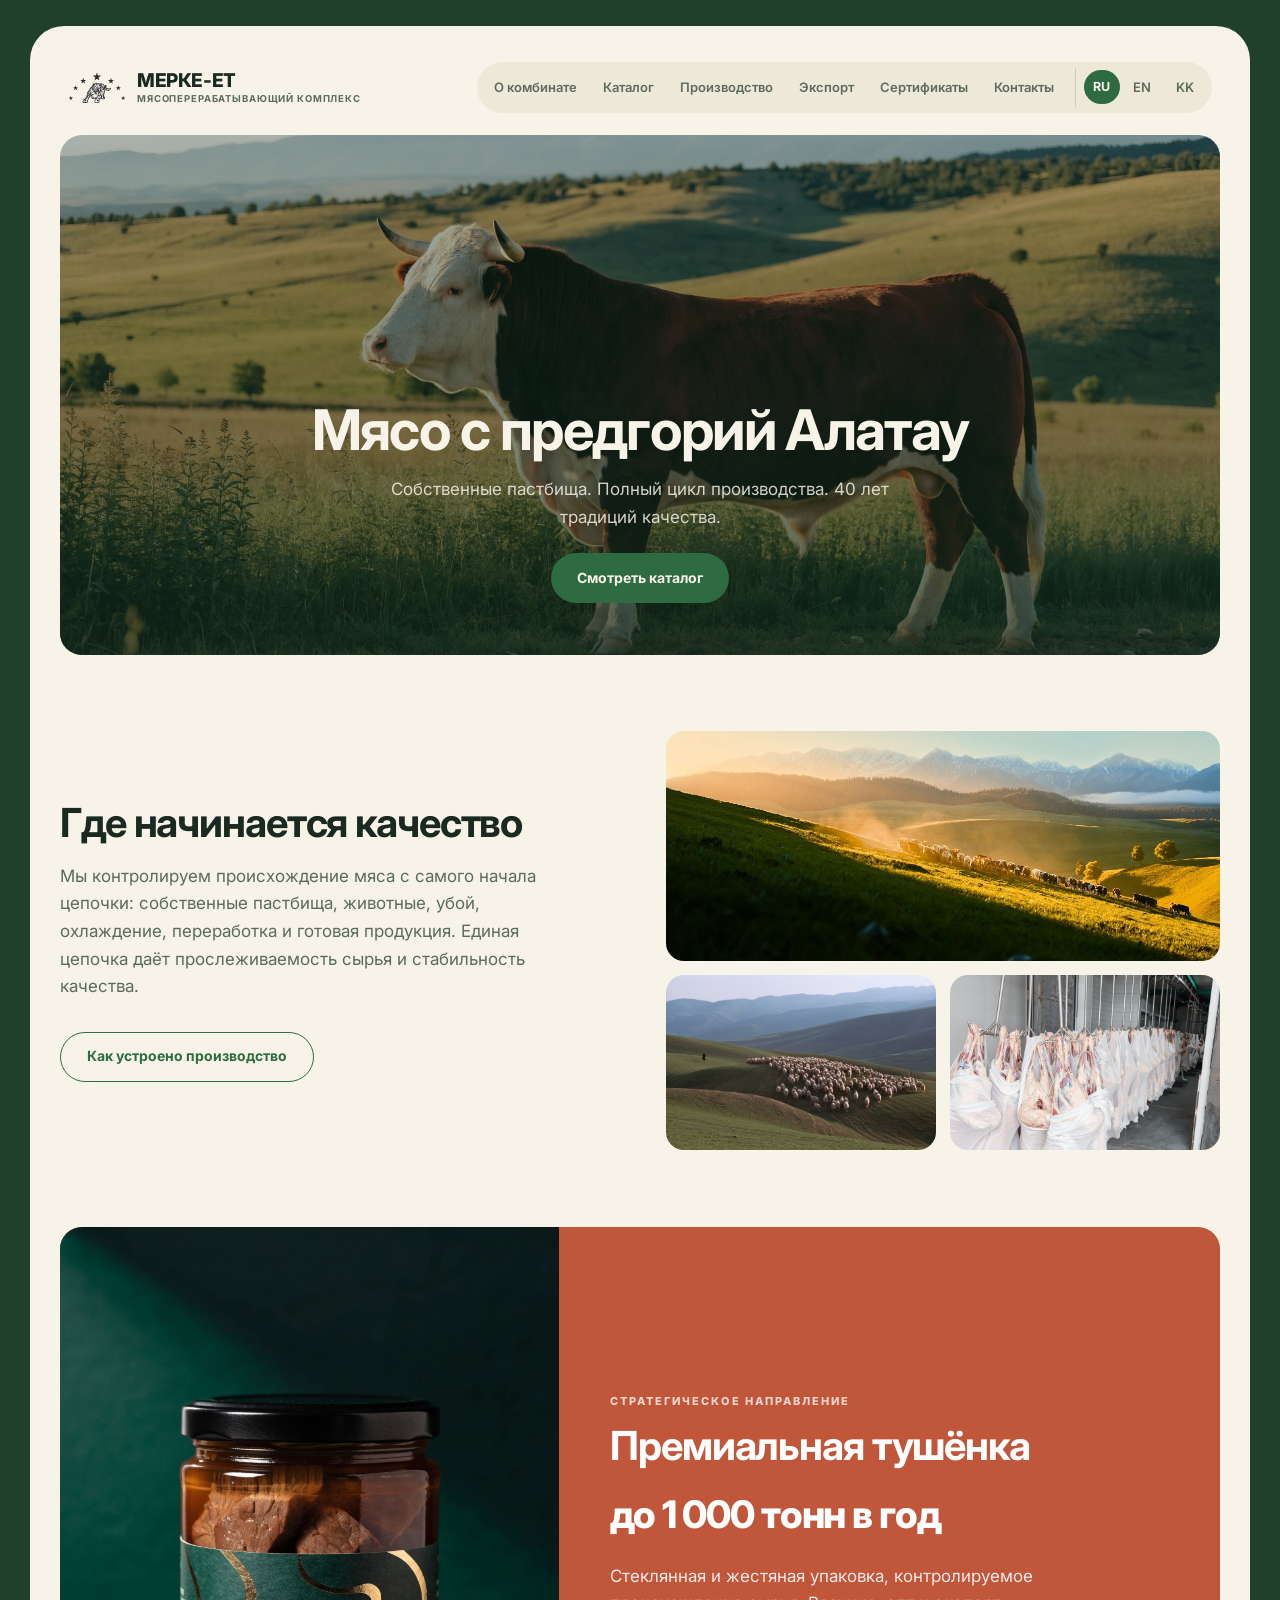
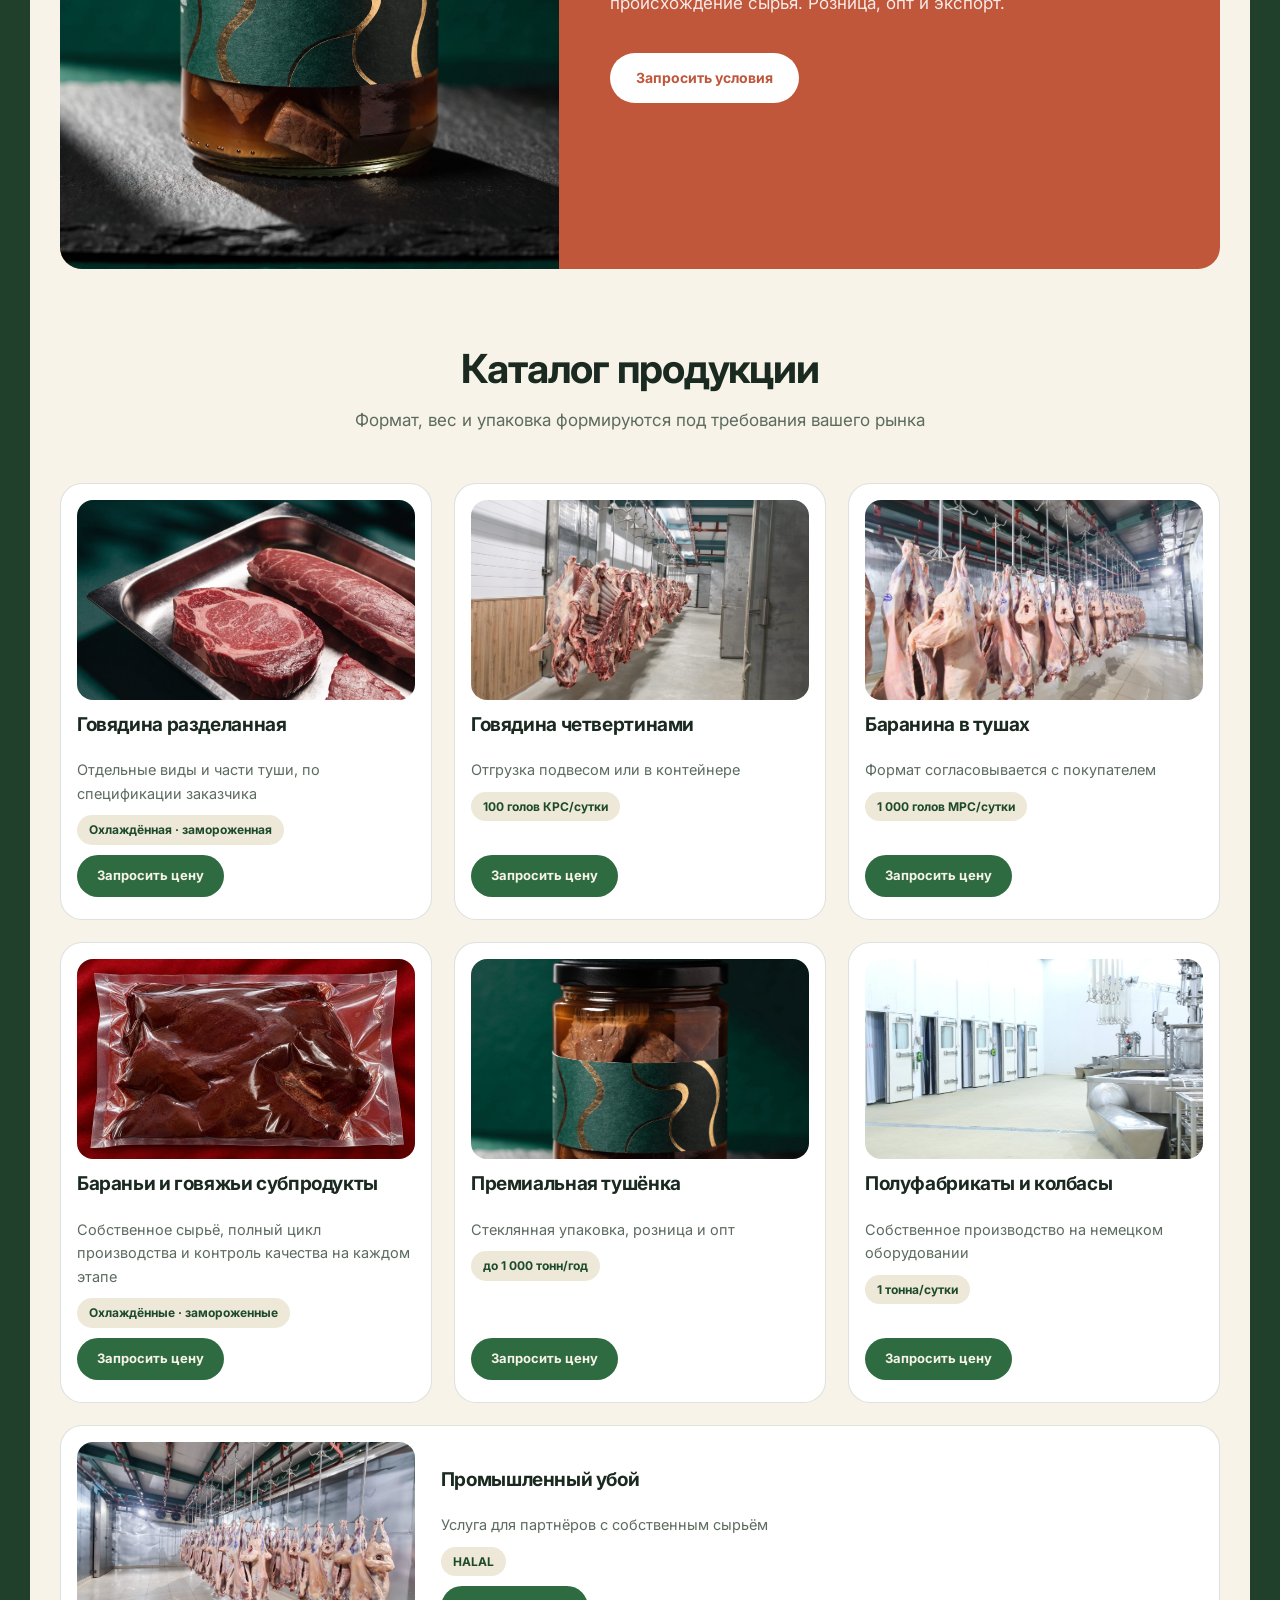
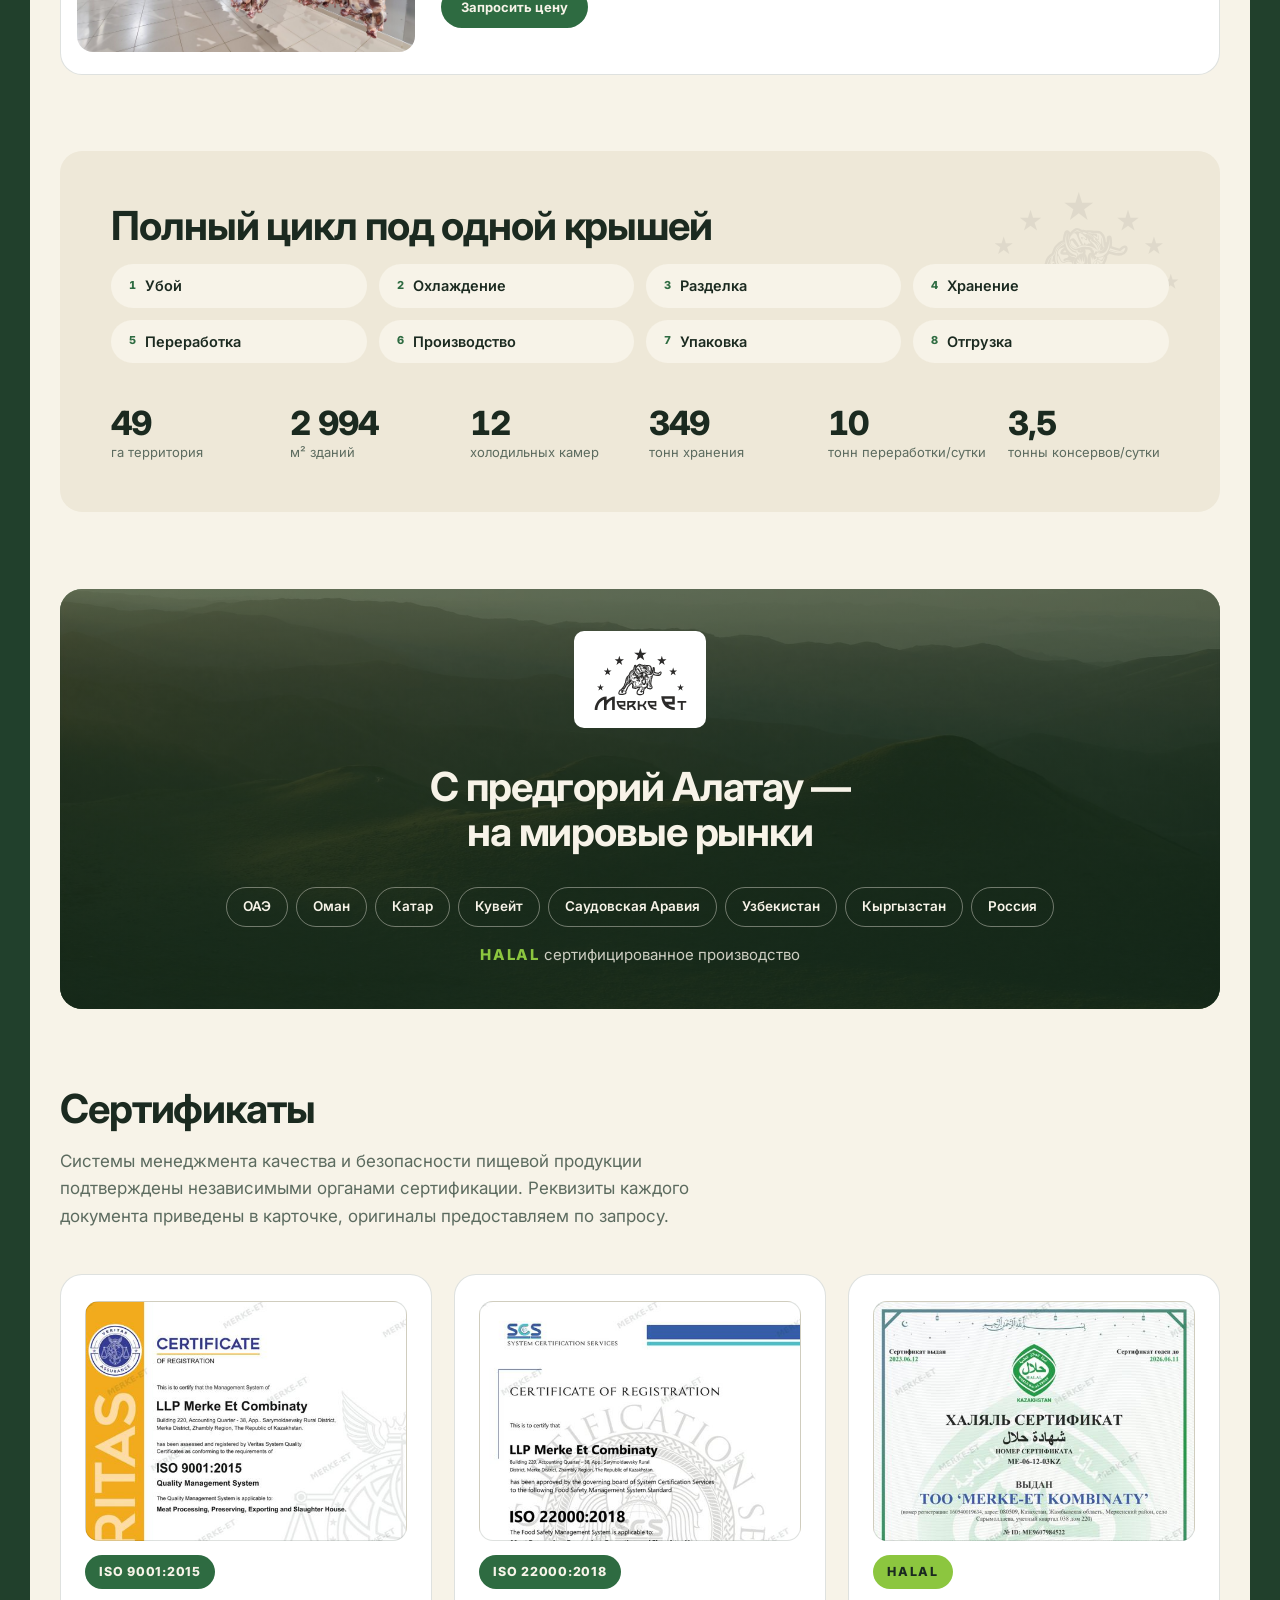
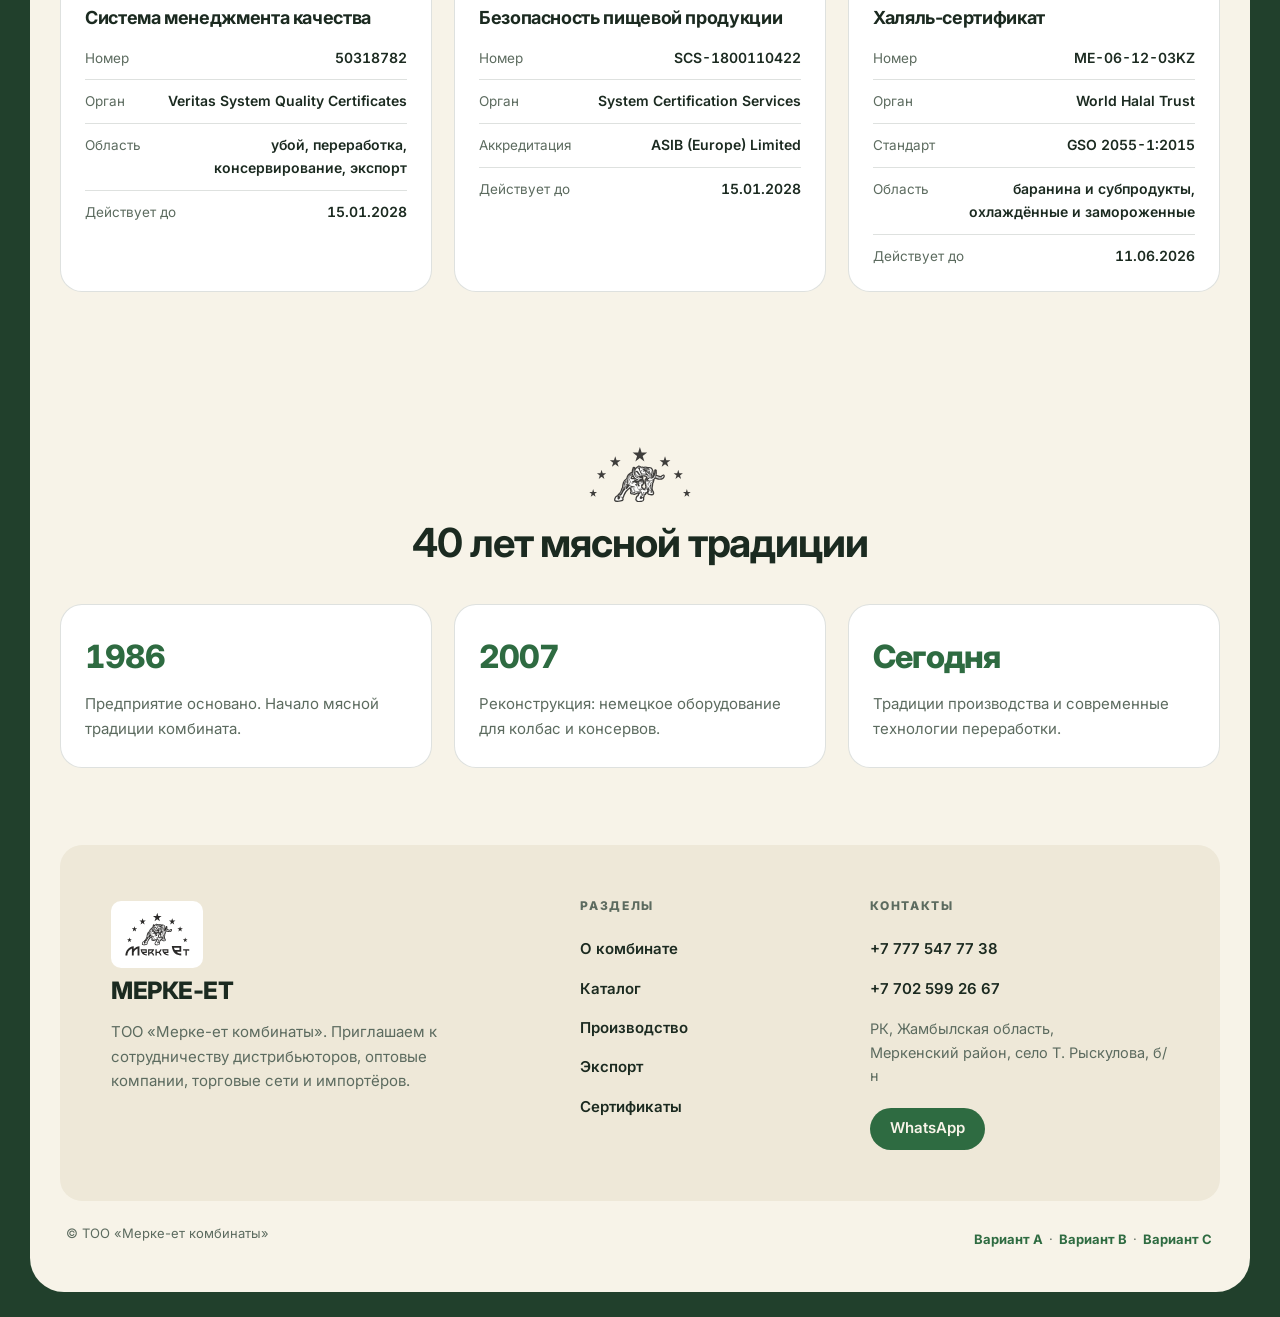
<file: ranch.html>
<!DOCTYPE html>
<html lang="ru">
<head>
<meta charset="utf-8"/>
<meta name="viewport" content="width=device-width,initial-scale=1"/>
<title>МЕРКЕ-ЕТ — вариант D</title>
<meta name="description" content="Мясоперерабатывающий комплекс «МЕРКЕ-ЕТ»: собственные пастбища, полный цикл, каталог продукции, HALAL, экспорт."/>
<link rel="preconnect" href="https://fonts.googleapis.com"/>
<link rel="preconnect" href="https://fonts.gstatic.com" crossorigin/>
<link rel="stylesheet" href="https://fonts.googleapis.com/css2?family=Inter:wght@400;500;600;700;800;900&display=swap"/>
<link rel="icon" href="assets/img/favicon.png" type="image/png"/>
<link rel="apple-touch-icon" href="assets/img/favicon.png"/>
<link rel="stylesheet" href="assets/css/ranch.css"/>
</head>
<body>

<div class="sheet">

  <header class="nav">
    <a class="brand" href="#top">
      <img class="brand__mark" src="assets/img/logo-mark.svg" alt="" width="58" height="31" loading="eager"/>
      <span class="brand__txt">МЕРКЕ-ЕТ<span class="brand__sub">мясоперерабатывающий комплекс</span></span>
    </a>
    <nav class="pillnav" id="nav-d">
      <a href="#about">О комбинате</a>
      <a href="#catalog">Каталог</a>
      <a href="#cycle">Производство</a>
      <a href="#export">Экспорт</a>
      <a href="#certs">Сертификаты</a>
      <a href="#contact">Контакты</a>
      <span class="langs" aria-label="Язык сайта">
        <span class="langs__on">RU</span>
        <a href="ranch-en.html">EN</a>
        <a href="ranch-kk.html">KK</a>
      </span>
    </nav>
    <button class="burger" type="button" aria-label="Меню" aria-expanded="false" aria-controls="nav-d">
      <span></span><span></span><span></span>
    </button>
  </header>

  <!-- Первый экран -->
  <section class="lead" id="top">
    <video class="lead__vid" autoplay muted loop playsinline poster="assets/img/cattle.jpg">
      <source src="assets/video/hero-bull.mp4" type="video/mp4"/>
      <img src="assets/img/cattle.jpg" alt="Бык казахской белоголовой породы на пастбище у подножия Алатау"/>
    </video>
    <img class="lead__poster" src="assets/img/cattle.jpg" alt="Бык казахской белоголовой породы на пастбище у подножия Алатау"/>
    <div class="lead__veil"></div>
    <div class="lead__txt">
      <h1>Мясо с предгорий Алатау</h1>
      <p>Собственные пастбища. Полный цикл производства. 40 лет традиций качества.</p>
      <a class="btn" href="#catalog">Смотреть каталог</a>
    </div>
  </section>

  <!-- О комбинате: текст + кластер фото -->
  <section class="duo" id="about">
    <div class="duo__txt">
      <h2>Где начинается качество</h2>
      <p>
        Мы контролируем происхождение мяса с самого начала цепочки: собственные
        пастбища, животные, убой, охлаждение, переработка и готовая продукция.
        Единая цепочка даёт прослеживаемость сырья и стабильность качества.
      </p>
      <a class="btn btn--soft" href="#cycle">Как устроено производство</a>
    </div>
    <div class="cluster">
      <img class="cluster__a" src="assets/img/hero-pasture.jpg" alt="Предгорья Алатау"/>
      <img class="cluster__b" src="assets/img/sheep-pasture.jpg" alt="Отара на пастбище"/>
      <img class="cluster__c" src="assets/img/chiller-lamb.jpg" alt="Цех охлаждения: туши в упаковке"/>
    </div>
  </section>

  <!-- Промо-полоса -->
  <section class="promo">
    <img src="assets/img/canned-jar.jpg" alt="Премиальная тушёнка"/>
    <div class="promo__txt">
      <p class="promo__kick">Стратегическое направление</p>
      <h2>Премиальная тушёнка</h2>
      <p class="promo__num">до 1 000 тонн в год</p>
      <p>Стеклянная и жестяная упаковка, контролируемое происхождение сырья. Розница, опт и экспорт.</p>
      <a class="btn btn--warm" href="#contact">Запросить условия</a>
    </div>
  </section>

  <!-- Каталог -->
  <section class="catalog" id="catalog">
    <div class="catalog__head">
      <h2>Каталог продукции</h2>
      <p>Формат, вес и упаковка формируются под требования вашего рынка</p>
    </div>

    <div class="grid">
      <article class="item">
        <div class="item__ph"><img loading="lazy" src="assets/img/beef-cuts.jpg" alt="Говядина разделанная"/></div>
        <h3>Говядина разделанная</h3>
        <p>Отдельные виды и части туши, по спецификации заказчика</p>
        <span class="tag">Охлаждённая · замороженная</span>
        <a class="btn btn--sm" href="#contact">Запросить цену</a>
      </article>

      <article class="item">
        <div class="item__ph"><img loading="lazy" src="assets/img/beef-quarters.jpg" alt="Говяжьи туши в холодильной камере"/></div>
        <h3>Говядина четвертинами</h3>
        <p>Отгрузка подвесом или в контейнере</p>
        <span class="tag">100 голов КРС/сутки</span>
        <a class="btn btn--sm" href="#contact">Запросить цену</a>
      </article>

      <article class="item">
        <div class="item__ph"><img loading="lazy" src="assets/img/lamb-carcasses.jpg" alt="Бараньи туши в холодильной камере"/></div>
        <h3>Баранина в тушах</h3>
        <p>Формат согласовывается с покупателем</p>
        <span class="tag">1 000 голов МРС/сутки</span>
        <a class="btn btn--sm" href="#contact">Запросить цену</a>
      </article>

      <article class="item">
        <div class="item__ph"><img loading="lazy" src="assets/img/offal-lamb.jpg" alt="Бараньи субпродукты в вакуумной упаковке"/></div>
        <h3>Бараньи и говяжьи субпродукты</h3>
        <p>Собственное сырьё, полный цикл производства и контроль качества на каждом этапе</p>
        <span class="tag">Охлаждённые · замороженные</span>
        <a class="btn btn--sm" href="#contact">Запросить цену</a>
      </article>

      <article class="item">
        <div class="item__ph"><img loading="lazy" src="assets/img/canned-jar.jpg" alt="Премиальная тушёнка"/></div>
        <h3>Премиальная тушёнка</h3>
        <p>Стеклянная упаковка, розница и опт</p>
        <span class="tag">до 1 000 тонн/год</span>
        <a class="btn btn--sm" href="#contact">Запросить цену</a>
      </article>

      <article class="item">
        <div class="item__ph"><img loading="lazy" src="assets/img/plant-interior.jpg" alt="Полуфабрикаты и колбасные изделия"/></div>
        <h3>Полуфабрикаты и колбасы</h3>
        <p>Собственное производство на немецком оборудовании</p>
        <span class="tag">1 тонна/сутки</span>
        <a class="btn btn--sm" href="#contact">Запросить цену</a>
      </article>

      <article class="item item--wide">
        <div class="item__ph"><img loading="lazy" src="assets/img/slaughter-real.jpg" alt="Цех промышленного убоя"/></div>
        <div class="item__body">
          <h3>Промышленный убой</h3>
          <p>Услуга для партнёров с собственным сырьём</p>
          <span class="tag">HALAL</span>
          <a class="btn btn--sm" href="#contact">Запросить цену</a>
        </div>
      </article>
    </div>
  </section>

  <!-- Производство -->
  <section class="cycle" id="cycle">
    <h2>Полный цикл под одной крышей</h2>
    <ol class="chips">
      <li><span>1</span>Убой</li>
      <li><span>2</span>Охлаждение</li>
      <li><span>3</span>Разделка</li>
      <li><span>4</span>Хранение</li>
      <li><span>5</span>Переработка</li>
      <li><span>6</span>Производство</li>
      <li><span>7</span>Упаковка</li>
      <li><span>8</span>Отгрузка</li>
    </ol>

    <div class="stats">
      <article><b>49</b><span>га территория</span></article>
      <article><b>3 000</b><span>м² зданий</span></article>
      <article><b>12</b><span>холодильных камер</span></article>
      <article><b>350</b><span>тонн хранения</span></article>
      <article><b>10</b><span>тонн переработки/сутки</span></article>
      <article><b>3,5</b><span>тонны консервов/сутки</span></article>
    </div>
  </section>

  <!-- Экспорт -->
  <section class="band" id="export">
    <img src="assets/img/ridge-band.jpg" alt="Предгорья Алатау"/>
    <div class="band__txt">
      <img class="band__mark" src="assets/img/logo.svg" alt="" width="132" height="96" loading="lazy"/>
      <h2>С предгорий Алатау —<br/>на мировые рынки</h2>
      <ul class="geo">
        <li>ОАЭ</li><li>Оман</li><li>Катар</li><li>Кувейт</li>
        <li>Саудовская Аравия</li><li>Узбекистан</li><li>Кыргызстан</li><li>Россия</li>
      </ul>
      <p class="band__halal"><b>HALAL</b> сертифицированное производство</p>
    </div>
  </section>

  <!-- Сертификаты -->
  <section class="certs" id="certs">
    <h2>Сертификаты</h2>
    <p class="certs__lead">
      Системы менеджмента качества и безопасности пищевой продукции подтверждены
      независимыми органами сертификации. Реквизиты каждого документа приведены в карточке, оригиналы предоставляем по запросу.
    </p>

    <div class="certs__grid">
      <article class="cert">
        <div class="cert__shot" role="img" aria-label="Сертификат ISO 9001:2015"
             style="background-image:url('assets/img/certs/iso-9001.jpg')"></div>
        <span class="cert__std">ISO 9001:2015</span>
        <h3>Система менеджмента качества</h3>
        <dl class="cert__meta">
          <div><dt>Номер</dt><dd>50318782</dd></div>
          <div><dt>Орган</dt><dd>Veritas System Quality Certificates</dd></div>
          <div><dt>Область</dt><dd>убой, переработка, консервирование, экспорт</dd></div>
          <div><dt>Действует до</dt><dd>15.01.2028</dd></div>
        </dl>
      </article>

      <article class="cert">
        <div class="cert__shot" role="img" aria-label="Сертификат ISO 22000:2018"
             style="background-image:url('assets/img/certs/iso-22000.jpg')"></div>
        <span class="cert__std">ISO 22000:2018</span>
        <h3>Безопасность пищевой продукции</h3>
        <dl class="cert__meta">
          <div><dt>Номер</dt><dd>SCS-1800110422</dd></div>
          <div><dt>Орган</dt><dd>System Certification Services</dd></div>
          <div><dt>Аккредитация</dt><dd>ASIB (Europe) Limited</dd></div>
          <div><dt>Действует до</dt><dd>15.01.2028</dd></div>
        </dl>
      </article>

      <article class="cert">
        <div class="cert__shot" role="img" aria-label="Халяль-сертификат"
             style="background-image:url('assets/img/certs/halal.jpg')"></div>
        <span class="cert__std cert__std--halal">HALAL</span>
        <h3>Халяль-сертификат</h3>
        <dl class="cert__meta">
          <div><dt>Номер</dt><dd>ME-06-12-03KZ</dd></div>
          <div><dt>Орган</dt><dd>World Halal Trust</dd></div>
          <div><dt>Стандарт</dt><dd>GSO 2055-1:2015</dd></div>
          <div><dt>Область</dt><dd>баранина и субпродукты, охлаждённые и замороженные</dd></div>
          <div><dt>Действует до</dt><dd>11.06.2026</dd></div>
        </dl>
      </article>
    </div>
  </section>

  <!-- История -->
  <section class="years">
    <img class="years__mark" src="assets/img/logo-mark.svg" alt="" width="104" height="56" loading="lazy"/>
    <h2>40 лет мясной традиции</h2>
    <div class="years__grid">
      <article><b>1986</b><p>Предприятие основано. Начало мясной традиции комбината.</p></article>
      <article><b>2007</b><p>Реконструкция: немецкое оборудование для колбас и консервов.</p></article>
      <article><b>Сегодня</b><p>Традиции производства и современные технологии переработки.</p></article>
    </div>
  </section>

  <!-- Контакты -->
  <footer class="end" id="contact">
    <div class="end__brand">
      <span class="brand brand--foot">
        <img class="brand__mark" src="assets/img/logo.svg" alt="" width="92" height="67" loading="lazy"/>
        МЕРКЕ-ЕТ
      </span>
      <p>ТОО «Мерке-ет комбинаты». Приглашаем к сотрудничеству дистрибьюторов, оптовые компании, торговые сети и импортёров.</p>
    </div>
    <div class="end__col">
      <h4>Разделы</h4>
      <a href="#about">О комбинате</a>
      <a href="#catalog">Каталог</a>
      <a href="#cycle">Производство</a>
      <a href="#export">Экспорт</a>
      <a href="#certs">Сертификаты</a>
    </div>
    <div class="end__col">
      <h4>Контакты</h4>
      <a href="tel:+77775477738">+7 777 547 77 38</a>
      <a href="tel:+77025992667">+7 702 599 26 67</a>
      <p>РК, Жамбылская область,<br/>Меркенский район, село Т. Рыскулова, б/н</p>
      <a class="btn btn--sm" href="https://wa.me/77025992667">WhatsApp</a>
    </div>
  </footer>

  <div class="rule">
    <span>© ТОО «Мерке-ет комбинаты»</span>
    <span class="rule__links"><a href="index.html">Вариант A</a> · <a href="dark.html">Вариант B</a> · <a href="retro.html">Вариант C</a></span>
  </div>

</div>

<script>
document.documentElement.classList.add('has-js');

document.querySelectorAll('img').forEach(function (img) {
  img.addEventListener('error', function () { img.classList.add('is-missing'); });
  if (img.complete && img.naturalWidth === 0) { img.classList.add('is-missing'); }
});

// Мобильное меню
document.querySelectorAll('.burger').forEach(function (btn) {
  var panel = document.getElementById(btn.getAttribute('aria-controls'));
  if (!panel) { return; }
  btn.addEventListener('click', function () {
    var open = panel.classList.toggle('is-open');
    btn.setAttribute('aria-expanded', String(open));
    btn.classList.toggle('is-active', open);
  });
  panel.querySelectorAll('a').forEach(function (a) {
    a.addEventListener('click', function () {
      panel.classList.remove('is-open');
      btn.classList.remove('is-active');
      btn.setAttribute('aria-expanded', 'false');
    });
  });
});

// Блок «Полный цикл»: этапы и цифры проявляются лесенкой при появлении на экране
(function () {
  var cycle = document.querySelector('.cycle');
  if (!cycle) { return; }

  var calm = window.matchMedia && window.matchMedia('(prefers-reduced-motion: reduce)').matches;
  var items = cycle.querySelectorAll('.chips li, .stats article');
  items.forEach(function (el, i) { el.style.setProperty('--i', i); });

  // Цифры докручиваются от нуля, формат («3 000», «3,5») сохраняем
  var nums = [].slice.call(cycle.querySelectorAll('.stats b')).map(function (el) {
    var raw = el.textContent.trim();
    var value = parseFloat(raw.replace(/[^0-9,.]/g, '').replace(',', '.'));
    return { el: el, raw: raw, value: value, decimals: /[,.]\d/.test(raw) ? 1 : 0 };
  });

  function countUp() {
    var dur = 900;
    var t0 = performance.now();
    (function step(now) {
      var k = Math.min(1, (now - t0) / dur);
      var ease = 1 - Math.pow(1 - k, 3);
      nums.forEach(function (n) {
        if (isNaN(n.value)) { return; }
        n.el.textContent = (n.value * ease).toLocaleString('ru-RU', {
          minimumFractionDigits: n.decimals,
          maximumFractionDigits: n.decimals
        });
      });
      if (k < 1) { requestAnimationFrame(step); }
      else { nums.forEach(function (n) { n.el.textContent = n.raw; }); }
    })(t0);
  }

  function reveal() {
    cycle.classList.add('is-in');
    if (!calm) { countUp(); }
  }

  if (calm || !('IntersectionObserver' in window)) { reveal(); return; }

  var io = new IntersectionObserver(function (entries) {
    entries.forEach(function (e) {
      if (!e.isIntersecting) { return; }
      io.disconnect();
      reveal();
    });
  }, { threshold: 0.25 });
  io.observe(cycle);
})();

// Сертификаты: снимаем контекстное меню и перетаскивание. Полностью запретить
// сохранение в вебе нельзя — защита в водяном знаке и низком разрешении файла.
document.querySelectorAll('.cert__shot').forEach(function (el) {
  el.addEventListener('contextmenu', function (e) { e.preventDefault(); });
  el.addEventListener('dragstart', function (e) { e.preventDefault(); });
});
</script>

</body>
</html>
</file>
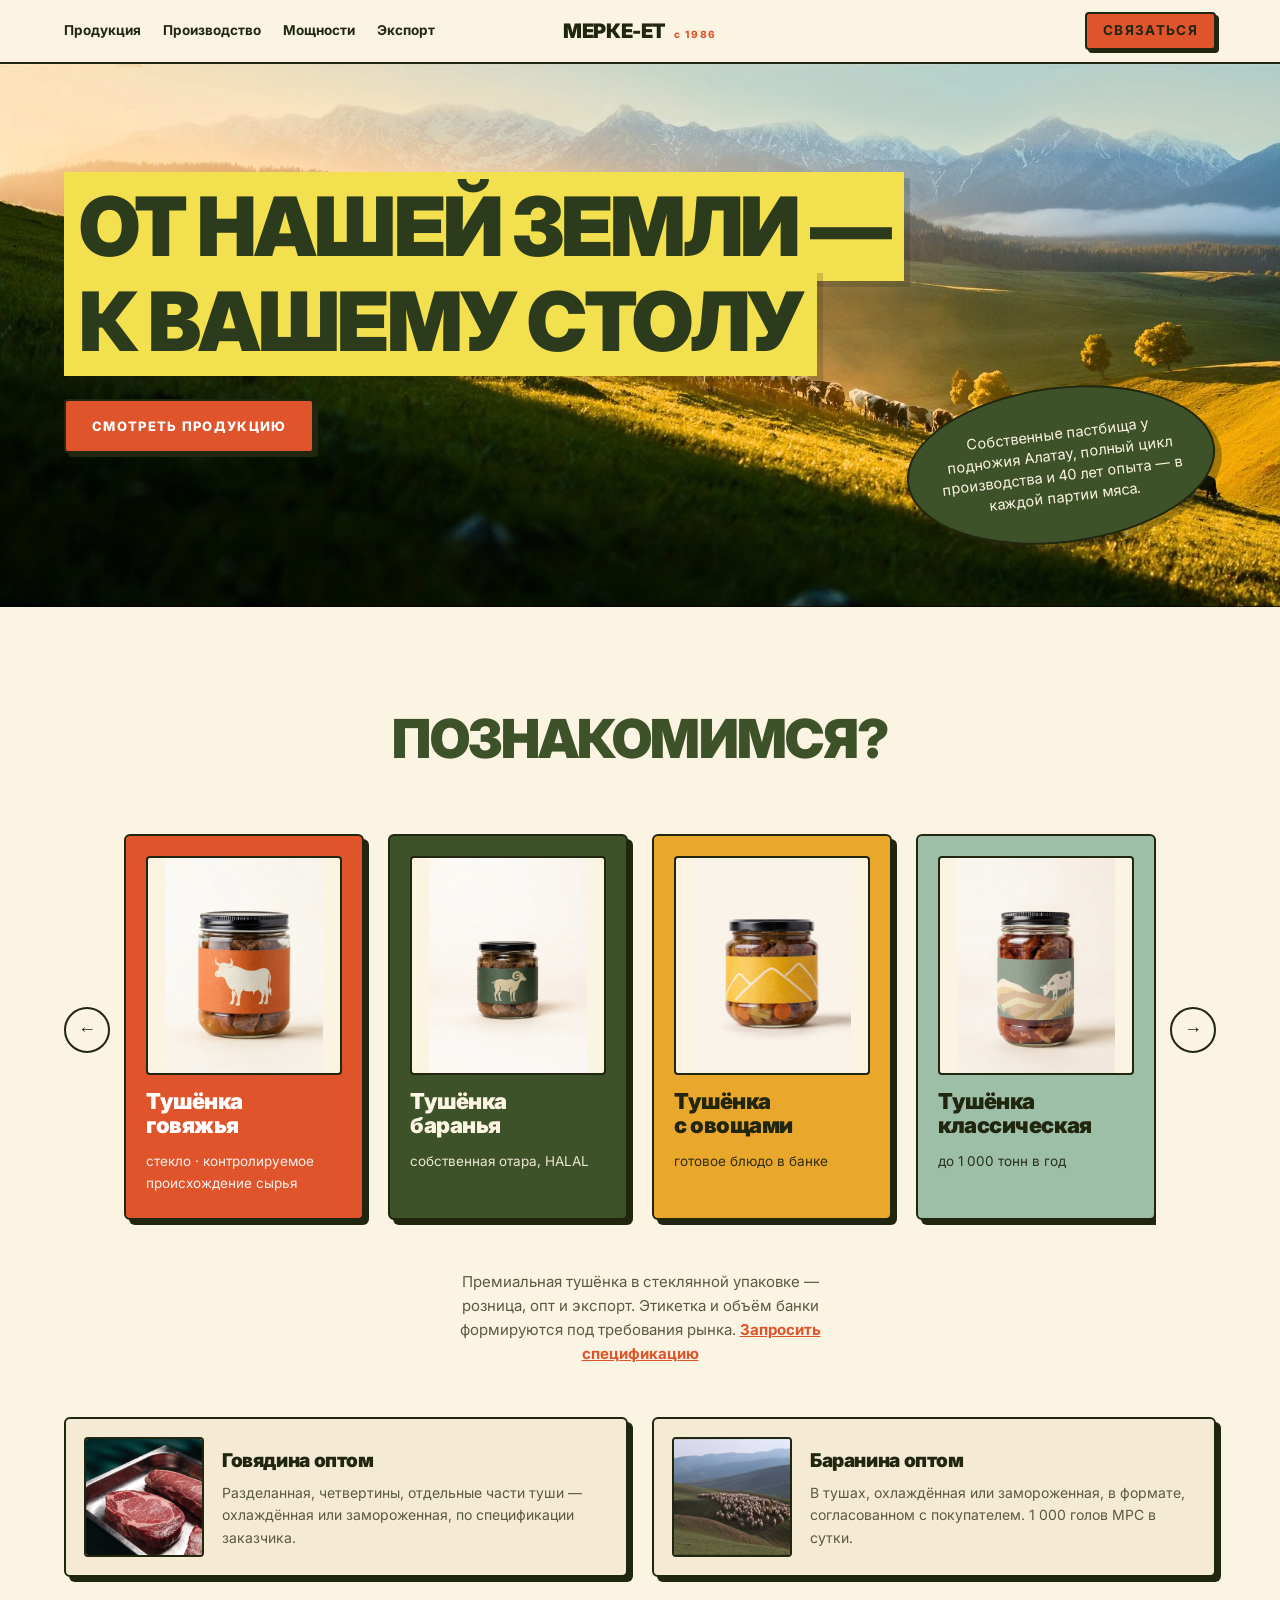
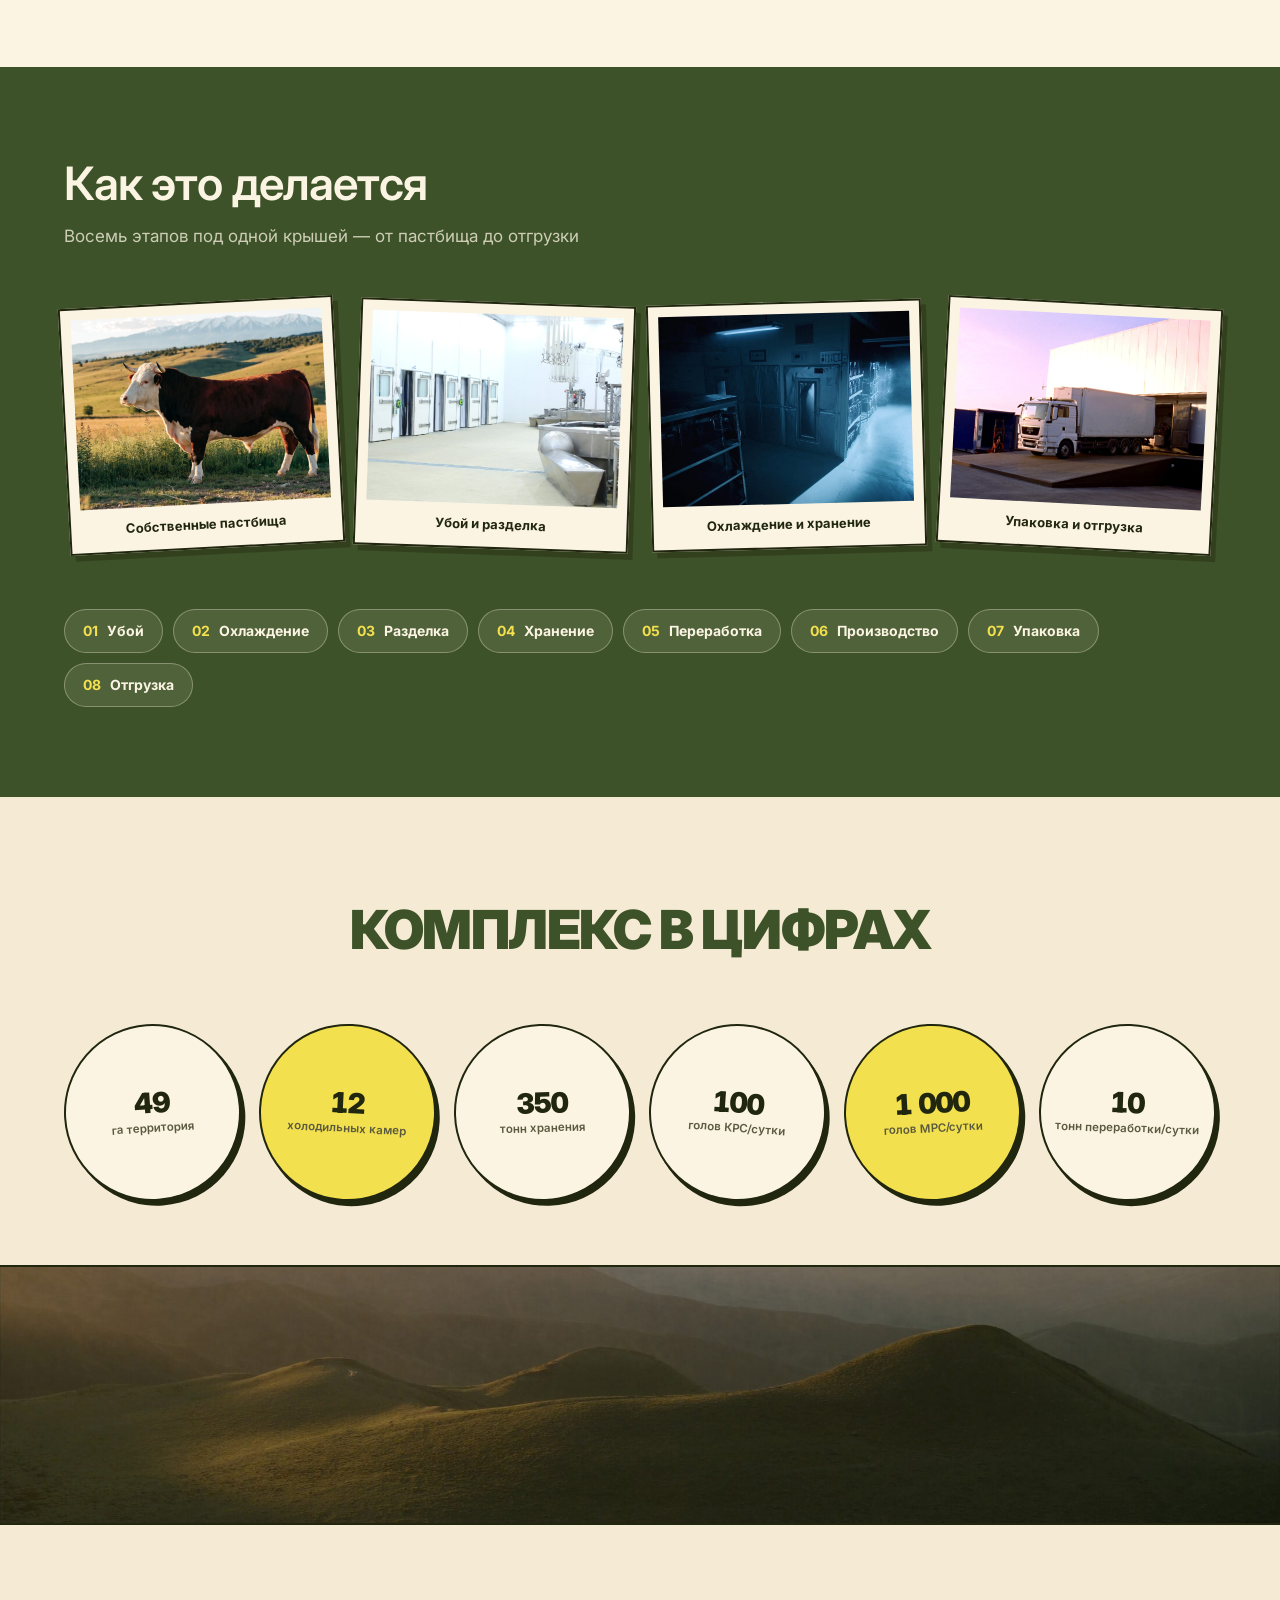
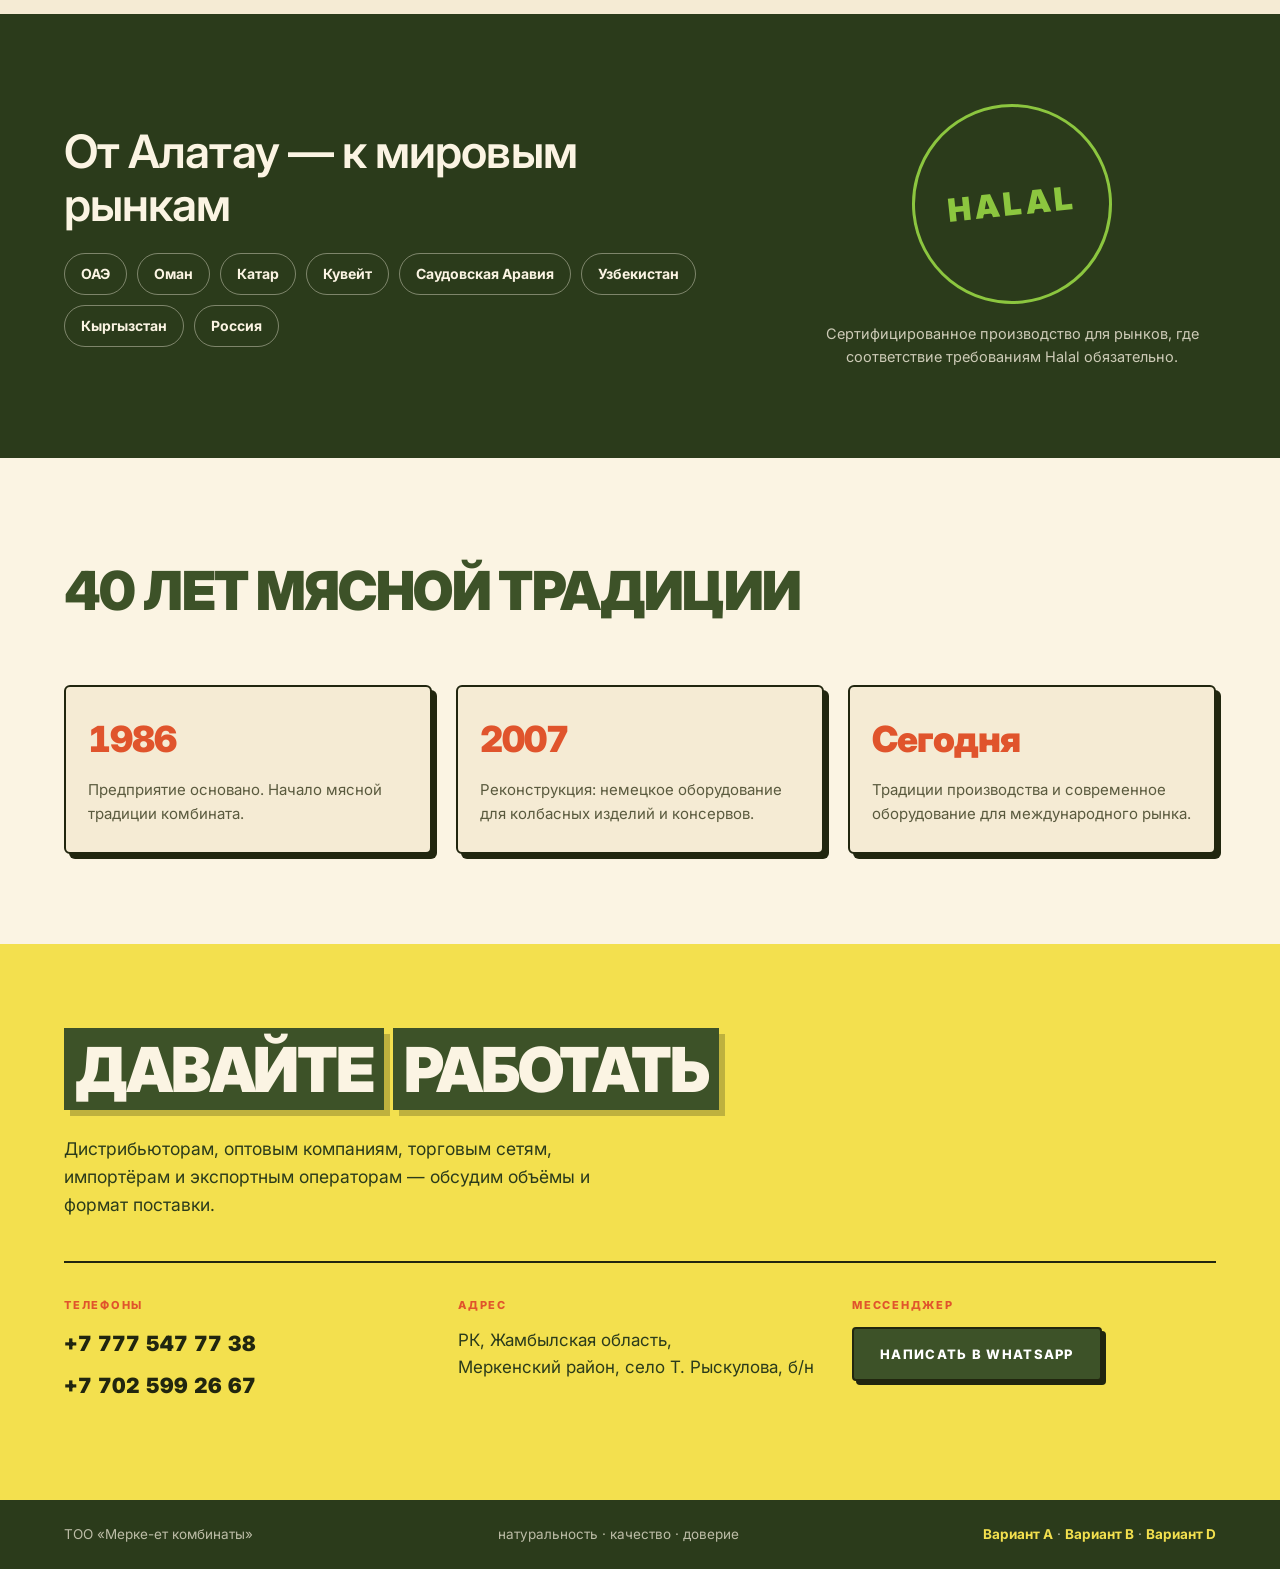
<file: retro.html>
<!DOCTYPE html>
<html lang="ru">
<head>
<meta charset="utf-8"/>
<meta name="viewport" content="width=device-width,initial-scale=1"/>
<title>МЕРКЕ-ЕТ — вариант C</title>
<meta name="description" content="Мясоперерабатывающий комплекс «МЕРКЕ-ЕТ»: собственные пастбища, полный цикл, премиальная тушёнка, HALAL, экспорт."/>
<link rel="preconnect" href="https://fonts.googleapis.com"/>
<link rel="preconnect" href="https://fonts.gstatic.com" crossorigin/>
<link rel="stylesheet" href="https://fonts.googleapis.com/css2?family=Inter:wght@400;500;600;700;800;900&display=swap"/>
<link rel="stylesheet" href="assets/css/retro.css"/>
</head>
<body>

<header class="top">
  <div class="top__in">
    <nav class="nav nav--l" id="nav-c">
      <a href="#goods">Продукция</a>
      <a href="#how">Производство</a>
      <a href="#facts">Мощности</a>
      <a href="#world">Экспорт</a>
    </nav>
    <a class="mark" href="#top">МЕРКЕ-ЕТ<i>с 1986</i></a>
    <nav class="nav nav--r">
      <button class="burger" type="button" aria-label="Меню" aria-expanded="false" aria-controls="nav-c">
      <span></span><span></span><span></span>
    </button>
      <a class="cta cta--sm" href="#call">Связаться</a>
    </nav>
  </div>
</header>

<!-- Первый экран -->
<section class="hero" id="top">
  <img class="hero__ph" src="assets/img/hero-pasture.jpg" alt="Стадо на предгорьях Алатау"/>
  <div class="hero__in">
    <h1 class="punch">
      <span>ОТ НАШЕЙ&nbsp;ЗЕМЛИ&nbsp;—</span>
      <span>К&nbsp;ВАШЕМУ СТОЛУ</span>
    </h1>
    <a class="cta" href="#goods">Смотреть продукцию</a>
  </div>
  <div class="blob">
    Собственные пастбища у подножия Алатау,
    полный цикл производства и 40 лет опыта —
    в каждой партии мяса.
  </div>
</section>

<!-- Продукция -->
<section class="goods" id="goods">
  <h2 class="mid">ПОЗНАКОМИМСЯ?</h2>

  <div class="row">
    <button class="arr" type="button" aria-label="Предыдущий продукт" data-dir="-1">←</button>

    <div class="row__track" id="track">
      <article class="tile tile--tomato">
        <div class="tile__ph tile__ph--jar"><img loading="lazy" src="assets/img/jar-beef.jpg" alt="Банка говяжьей тушёнки"/></div>
        <h3>Тушёнка<br/>говяжья</h3>
        <p class="tile__kind">стекло · контролируемое происхождение сырья</p>
      </article>

      <article class="tile tile--olive">
        <div class="tile__ph tile__ph--jar"><img loading="lazy" src="assets/img/jar-lamb.jpg" alt="Банка бараньей тушёнки"/></div>
        <h3>Тушёнка<br/>баранья</h3>
        <p class="tile__kind">собственная отара, HALAL</p>
      </article>

      <article class="tile tile--mustard">
        <div class="tile__ph tile__ph--jar"><img loading="lazy" src="assets/img/jar-veg.jpg" alt="Банка тушёнки с овощами"/></div>
        <h3>Тушёнка<br/>с овощами</h3>
        <p class="tile__kind">готовое блюдо в банке</p>
      </article>

      <article class="tile tile--sky">
        <div class="tile__ph tile__ph--jar"><img loading="lazy" src="assets/img/jar-classic.jpg" alt="Банка классической тушёнки"/></div>
        <h3>Тушёнка<br/>классическая</h3>
        <p class="tile__kind">до 1 000 тонн в год</p>
      </article>
    </div>

    <button class="arr" type="button" aria-label="Следующий продукт" data-dir="1">→</button>
  </div>

  <p class="note">
    Премиальная тушёнка в стеклянной упаковке — розница, опт и экспорт.
    Этикетка и объём банки формируются под требования рынка.
    <a href="#call">Запросить спецификацию</a>
  </p>

  <div class="in pair">
    <article class="pair__item">
      <img loading="lazy" src="assets/img/beef-cuts.jpg" alt="Отрубы говядины"/>
      <div>
        <h3>Говядина оптом</h3>
        <p>Разделанная, четвертины, отдельные части туши — охлаждённая или замороженная, по спецификации заказчика.</p>
      </div>
    </article>
    <article class="pair__item">
      <img loading="lazy" src="assets/img/sheep-pasture.jpg" alt="Отара на пастбище"/>
      <div>
        <h3>Баранина оптом</h3>
        <p>В тушах, охлаждённая или замороженная, в формате, согласованном с покупателем. 1 000 голов МРС в сутки.</p>
      </div>
    </article>
  </div>
</section>

<!-- Как это делается -->
<section class="how" id="how">
  <div class="in">
    <h2 class="serif">Как это делается</h2>
    <p class="how__sub">Восемь этапов под одной крышей — от пастбища до отгрузки</p>

    <div class="polas">
      <figure class="pola pola--a">
        <img loading="lazy" src="assets/img/cattle.jpg" alt="Скот на пастбище"/>
        <figcaption>Собственные пастбища</figcaption>
      </figure>
      <figure class="pola pola--b">
        <img loading="lazy" src="assets/img/plant-interior.jpg" alt="Цех переработки"/>
        <figcaption>Убой и разделка</figcaption>
      </figure>
      <figure class="pola pola--c">
        <img loading="lazy" src="assets/img/cold-storage.jpg" alt="Холодильная камера"/>
        <figcaption>Охлаждение и хранение</figcaption>
      </figure>
      <figure class="pola pola--d">
        <img loading="lazy" src="assets/img/shipping.jpg" alt="Отгрузка"/>
        <figcaption>Упаковка и отгрузка</figcaption>
      </figure>
    </div>

    <ol class="steps">
      <li>Убой</li><li>Охлаждение</li><li>Разделка</li><li>Хранение</li>
      <li>Переработка</li><li>Производство</li><li>Упаковка</li><li>Отгрузка</li>
    </ol>
  </div>
</section>

<!-- Мощности -->
<section class="facts" id="facts">
  <h2 class="mid">КОМПЛЕКС В ЦИФРАХ</h2>
  <div class="badges">
    <div class="badge badge--1"><b>49</b><span>га территория</span></div>
    <div class="badge badge--2"><b>12</b><span>холодильных камер</span></div>
    <div class="badge badge--3"><b>350</b><span>тонн хранения</span></div>
    <div class="badge badge--4"><b>100</b><span>голов КРС/сутки</span></div>
    <div class="badge badge--5"><b>1 000</b><span>голов МРС/сутки</span></div>
    <div class="badge badge--6"><b>10</b><span>тонн переработки/сутки</span></div>
  </div>
  <figure class="strip"><img loading="lazy" src="assets/img/ridge-band.jpg" alt="Предгорья Алатау"/></figure>
</section>

<!-- Экспорт и halal -->
<section class="world" id="world">
  <div class="in world__grid">
    <div>
      <h2 class="serif serif--light">От Алатау — к мировым рынкам</h2>
      <ul class="geo">
        <li>ОАЭ</li><li>Оман</li><li>Катар</li><li>Кувейт</li>
        <li>Саудовская Аравия</li><li>Узбекистан</li><li>Кыргызстан</li><li>Россия</li>
      </ul>
    </div>
    <div class="seal">
      <div class="seal__disc">HALAL</div>
      <p>Сертифицированное производство для рынков, где соответствие требованиям Halal обязательно.</p>
    </div>
  </div>
</section>

<!-- История -->
<section class="story">
  <div class="in">
    <h2 class="mid mid--left">40 ЛЕТ МЯСНОЙ ТРАДИЦИИ</h2>
    <div class="road">
      <article><b>1986</b><p>Предприятие основано. Начало мясной традиции комбината.</p></article>
      <article><b>2007</b><p>Реконструкция: немецкое оборудование для колбасных изделий и консервов.</p></article>
      <article><b>Сегодня</b><p>Традиции производства и современное оборудование для международного рынка.</p></article>
    </div>
  </div>
</section>

<!-- Контакты -->
<section class="call" id="call">
  <div class="in">
    <h2 class="punch punch--sm"><span>ДАВАЙТЕ</span> <span>РАБОТАТЬ</span></h2>
    <p class="call__sub">
      Дистрибьюторам, оптовым компаниям, торговым сетям, импортёрам
      и экспортным операторам — обсудим объёмы и формат поставки.
    </p>
    <div class="call__grid">
      <div>
        <span class="lbl">Телефоны</span>
        <a href="tel:+77775477738">+7 777 547 77 38</a>
        <a href="tel:+77025992667">+7 702 599 26 67</a>
      </div>
      <div>
        <span class="lbl">Адрес</span>
        <p>РК, Жамбылская область,<br/>Меркенский район, село Т. Рыскулова, б/н</p>
      </div>
      <div>
        <span class="lbl">Мессенджер</span>
        <a class="cta cta--dark" href="https://wa.me/77025992667">Написать в WhatsApp</a>
      </div>
    </div>
  </div>
</section>

<footer class="end">
  <div class="in end__in">
    <span>ТОО «Мерке-ет комбинаты»</span>
    <span>натуральность · качество · доверие</span>
    <span class="end__links"><a href="index.html">Вариант A</a> · <a href="dark.html">Вариант B</a> · <a href="ranch.html">Вариант D</a></span>
  </div>
</footer>

<script>
document.querySelectorAll('img').forEach(function (img) {
  img.addEventListener('error', function () { img.classList.add('is-missing'); });
  if (img.complete && img.naturalWidth === 0) { img.classList.add('is-missing'); }
});

// Стрелки прокручивают ряд продукции на одну плитку
var track = document.getElementById('track');
document.querySelectorAll('.arr').forEach(function (btn) {
  btn.addEventListener('click', function () {
    var tile = track.querySelector('.tile');
    var step = tile ? tile.getBoundingClientRect().width + 24 : 320;
    track.scrollBy({ left: step * Number(btn.dataset.dir), behavior: 'smooth' });
  });
});

// Мобильное меню
document.querySelectorAll('.burger').forEach(function (btn) {
  var panel = document.getElementById(btn.getAttribute('aria-controls'));
  if (!panel) { return; }
  btn.addEventListener('click', function () {
    var open = panel.classList.toggle('is-open');
    btn.setAttribute('aria-expanded', String(open));
    btn.classList.toggle('is-active', open);
  });
  panel.querySelectorAll('a').forEach(function (a) {
    a.addEventListener('click', function () {
      panel.classList.remove('is-open');
      btn.classList.remove('is-active');
      btn.setAttribute('aria-expanded', 'false');
    });
  });
});
</script>

</body>
</html>
</file>
<file: assets/css/style.css>
/* ==========================================================================
   МЕРКЕ-ЕТ — концепт сайта
   Палитра и типографика заданы фирменным стилем буклета:
   хвойный зелёный, лайм, кремовая бумага, мясной красный как редкий акцент.
   ========================================================================== */

:root{
  --ink:      #0E2A1F;   /* хвойный — основной тёмный */
  --ink-deep: #08190F;   /* почти чёрный зелёный */
  --green:    #1A4633;   /* средний зелёный */
  --lime:     #8CC63F;   /* фирменный лайм */
  --lime-dim: #6FA32C;
  --cream:    #F4F0E6;   /* тёплая бумага */
  --paper:    #EAE4D6;   /* бумага темнее — чередование секций */
  --meat:     #A8343A;   /* мясной красный — акцент */
  --text:     #1C2620;
  --muted:    #5F6B62;
  --line:     rgba(14,42,31,.14);
  --line-light: rgba(244,240,230,.18);

  --f-display: "Inter", -apple-system, "Segoe UI", system-ui, sans-serif;
  --f-body:    "Inter", -apple-system, "Segoe UI", system-ui, sans-serif;
  --f-mono:    "Inter", -apple-system, "Segoe UI", system-ui, sans-serif;

  --wrap: 1180px;
  --pad: 24px;
}

*{ box-sizing:border-box; }

html{ scroll-behavior:smooth; }

body{
  margin:0;
  background:var(--cream);
  color:var(--text);
  font-family:var(--f-body);
  font-size:17px;
  line-height:1.6;
  -webkit-font-smoothing:antialiased;
}

img{ max-width:100%; display:block; }

a{ color:inherit; }

:focus-visible{ outline:2px solid var(--lime); outline-offset:3px; }

@media (prefers-reduced-motion:reduce){
  html{ scroll-behavior:auto; }
  *{ transition:none !important; animation:none !important; }
}

.wrap{
  width:100%;
  max-width:var(--wrap);
  margin-inline:auto;
  padding-inline:var(--pad);
}

/* ── Типографика ───────────────────────────────────────────── */

.h2{
  font-family:var(--f-display);
  font-weight:800;
  font-size:clamp(28px, 3.9vw, 48px);
  line-height:1.1;
  letter-spacing:-.028em;
  text-wrap:balance;
  margin:0 0 20px;
  color:var(--ink);
}
.h2--light{ color:var(--cream); }

.eyebrow{
  font-family:var(--f-mono);
  font-size:11.5px;
  font-weight:700;
  letter-spacing:.16em;
  text-transform:uppercase;
  color:var(--meat);
  margin:0 0 16px;
}
.eyebrow--light{ color:var(--lime); }

.section__lead,
.lead-dark{
  max-width:62ch;
  font-size:18px;
}
.lead-dark{ color:rgba(244,240,230,.78); }

.muted{ color:var(--muted); }

/* ── Кнопки ────────────────────────────────────────────────── */

.btn{
  display:inline-flex;
  align-items:center;
  justify-content:center;
  gap:8px;
  height:54px;
  padding:0 28px;
  border-radius:2px;
  font-size:14px;
  font-weight:700;
  letter-spacing:.04em;
  text-transform:uppercase;
  text-decoration:none;
  transition:background-color .2s ease, color .2s ease, border-color .2s ease;
}
.btn--solid{
  background:var(--lime);
  color:var(--ink-deep);
  border:1px solid var(--lime);
}
.btn--solid:hover{ background:var(--lime-dim); border-color:var(--lime-dim); }

.btn--ghost{
  background:transparent;
  color:var(--cream);
  border:1px solid rgba(244,240,230,.42);
}
.btn--ghost:hover{ border-color:var(--cream); background:rgba(244,240,230,.08); }

.btn--sm{ height:42px; padding:0 18px; font-size:12px; }

/* ── Шапка ─────────────────────────────────────────────────── */

.topbar{
  position:sticky;
  top:0;
  z-index:50;
  background:var(--ink-deep);
  border-bottom:1px solid rgba(140,198,63,.22);
}
.topbar__inner{
  position:relative;
  max-width:var(--wrap);
  margin-inline:auto;
  padding:12px var(--pad);
  display:flex;
  align-items:center;
  gap:24px;
}

.brand{
  display:flex;
  align-items:center;
  gap:11px;
  text-decoration:none;
  color:var(--cream);
  margin-right:auto;
}
.brand__mark{ color:var(--lime); display:flex; }
.brand__name{
  display:block;
  font-family:var(--f-display);
  font-size:18px;
  font-weight:800;
  letter-spacing:.02em;
  line-height:1;
}
.brand__sub{
  display:block;
  font-family:var(--f-mono);
  font-size:10px;
  font-weight:600;
  letter-spacing:.14em;
  text-transform:uppercase;
  color:rgba(244,240,230,.5);
  margin-top:4px;
}

.nav{ display:flex; gap:26px; }
.nav a{
  font-size:14px;
  font-weight:600;
  color:rgba(244,240,230,.74);
  text-decoration:none;
  transition:color .2s ease;
}
.nav a:hover{ color:var(--lime); }


/* Бургер и мобильное меню */
.burger{
  display:none;
  flex-direction:column;
  justify-content:center;
  gap:5px;
  width:42px;
  height:42px;
  padding:0 10px;
  background:transparent;
  border:1px solid var(--line-light);
  border-radius:2px;
  cursor:pointer;
}
.burger span{
  display:block;
  height:2px;
  background:var(--cream);
  border-radius:2px;
  transition:transform .2s ease, opacity .2s ease;
}
.burger.is-active span:nth-child(1){ transform:translateY(7px) rotate(45deg); }
.burger.is-active span:nth-child(2){ opacity:0; }
.burger.is-active span:nth-child(3){ transform:translateY(-7px) rotate(-45deg); }

/* ── Первый экран ──────────────────────────────────────────── */

.hero{
  position:relative;
  background:var(--ink-deep);
  overflow:hidden;
}
.hero__bg{
  position:absolute;
  inset:0;
  width:100%;
  height:100%;
  object-fit:cover;
}
.hero__veil{
  position:absolute;
  inset:0;
  background:
    linear-gradient(180deg, rgba(8,25,15,.82) 0%, rgba(8,25,15,.48) 42%, rgba(8,25,15,.92) 100%),
    linear-gradient(90deg, rgba(8,25,15,.75) 0%, rgba(8,25,15,.1) 70%);
}
.hero__inner{
  position:relative;
  max-width:var(--wrap);
  margin-inline:auto;
  padding-inline:var(--pad);
  padding-block:clamp(72px, 11vw, 150px) clamp(48px, 7vw, 96px);
}
.hero__title{
  font-family:var(--f-display);
  font-weight:800;
  font-size:clamp(33px, 5.2vw, 64px);
  line-height:1.05;
  letter-spacing:-.035em;
  color:var(--cream);
  margin:0 0 22px;
  max-width:17ch;
  text-wrap:balance;
}
.hero__lead{
  max-width:52ch;
  font-size:19px;
  color:rgba(244,240,230,.8);
  margin:0 0 36px;
}
.hero__actions{ display:flex; flex-wrap:wrap; gap:14px; }

.factbar{
  position:relative;
  display:grid;
  grid-template-columns:repeat(5, 1fr);
  gap:1px;
  margin:0;
  padding:0;
  list-style:none;
  background:rgba(140,198,63,.22);
  border-top:1px solid rgba(140,198,63,.22);
}
.factbar li{
  background:var(--ink-deep);
  padding:22px var(--pad);
  display:flex;
  flex-direction:column;
  gap:6px;
}
.factbar b{
  font-family:var(--f-mono);
  font-size:clamp(20px, 2.4vw, 30px);
  font-weight:800;
  letter-spacing:-.02em;
  color:var(--cream);
  font-variant-numeric:tabular-nums;
  line-height:1;
}
.factbar span{
  font-size:12.5px;
  color:rgba(244,240,230,.55);
  line-height:1.3;
}
.factbar__halal b{ color:var(--lime); }

/* ── Орнамент ──────────────────────────────────────────────── */

.ornament{
  height:76px;
  background-color:var(--cream);
  background-image:url("data:image/svg+xml,%3Csvg xmlns='http://www.w3.org/2000/svg' width='40' height='24' viewBox='0 0 40 24'%3E%3Cg fill='none' stroke='%236FA32C' stroke-width='1.4' stroke-linecap='round' opacity='.55'%3E%3Cpath d='M20 4c-5 0-8 3-8 7 0 3 2 5 5 5 2 0 4-1 4-3 0-1.6-1.2-2.6-2.6-2.6-1 0-1.8.5-1.8 1.4'/%3E%3Cpath d='M20 4c5 0 8 3 8 7 0 3-2 5-5 5-2 0-4-1-4-3 0-1.6 1.2-2.6 2.6-2.6 1 0 1.8.5 1.8 1.4'/%3E%3C/g%3E%3Ccircle cx='20' cy='20' r='1.4' fill='%236FA32C' opacity='.55'/%3E%3C/svg%3E");
  background-repeat:repeat-x;
  background-position:center;
  background-size:40px 24px;
}

/* ── Секции ────────────────────────────────────────────────── */

.section{
  padding-block:clamp(64px, 8vw, 110px);
  background:var(--cream);
}
.section--paper{ background:var(--paper); }
.section--dark{ background:var(--ink); color:var(--cream); }

.grid-2{
  display:grid;
  grid-template-columns:1.05fr .95fr;
  gap:clamp(32px, 6vw, 80px);
  align-items:start;
}
.grid-2--wide{ grid-template-columns:1fr 1fr; }

.col-text p{ max-width:52ch; }

/* Цепочка производства */
.chain{
  list-style:none;
  margin:0;
  padding:0 0 0 26px;
  position:relative;
}
.chain::before{
  content:"";
  position:absolute;
  left:5px;
  top:10px;
  bottom:10px;
  width:1px;
  background:var(--line);
}
.chain li{
  position:relative;
  padding:13px 0;
  font-size:17px;
  font-weight:600;
  color:var(--ink);
}
.chain__dot{
  position:absolute;
  left:-26px;
  top:20px;
  width:11px;
  height:11px;
  border-radius:50%;
  background:var(--cream);
  border:2px solid var(--lime-dim);
}
.chain .is-final{ color:var(--meat); }
.chain .is-final .chain__dot{ background:var(--meat); border-color:var(--meat); }

/* Восемь этапов */
.steps{
  list-style:none;
  display:grid;
  grid-template-columns:repeat(4, 1fr);
  gap:1px;
  margin:44px 0 0;
  padding:0;
  background:rgba(244,240,230,.16);
  border:1px solid rgba(244,240,230,.16);
}
.steps li{
  background:var(--ink);
  padding:22px 20px;
  display:flex;
  flex-direction:column;
  gap:10px;
}
.steps i{
  font-family:var(--f-mono);
  font-style:normal;
  font-size:12px;
  font-weight:700;
  letter-spacing:.12em;
  font-variant-numeric:tabular-nums;
  color:var(--lime);
}
.steps b{ font-size:17px; font-weight:600; color:var(--cream); }

/* Фон под кадрами: если изображение не загрузилось, блок остаётся цельным */
.card__media,
.shot{ background:linear-gradient(150deg, var(--green) 0%, var(--ink-deep) 100%); }

/* Изображение, которое не загрузилось, убирается — остаётся фирменный фон */
img.is-missing{ display:none; }
.hero:has(.hero__bg.is-missing) .hero__veil,
.place:has(.place__bg.is-missing) .place__veil{
  background:
    radial-gradient(120% 90% at 80% 0%, rgba(26,70,51,.9) 0%, rgba(8,25,15,1) 62%),
    linear-gradient(180deg, rgba(8,25,15,.6) 0%, rgba(8,25,15,1) 100%);
}
.card__media:has(img.is-missing),
.shot:has(img.is-missing){ min-height:230px; }

.shot{ margin:44px 0 0; }
.shot--light figcaption{ color:var(--muted); }
.shot--tall img{ height:clamp(260px, 30vw, 360px); }

/* Полноширинная полоса-панорама между секциями */
.band{ background:var(--ink-deep); }
.band img{
  width:100%;
  height:clamp(180px, 24vw, 340px);
  object-fit:cover;
}

/* Цепочка производства строкой под текстом и фото */
.chain-wrap{ margin-top:clamp(32px, 4vw, 56px); }
.chain--row{
  display:flex;
  flex-wrap:wrap;
  gap:0;
  padding:0;
}
.chain--row::before{ display:none; }
.chain--row li{
  flex:1 1 150px;
  padding:16px 18px 16px 0;
  border-top:2px solid var(--line);
  margin-right:18px;
  font-size:15.5px;
}
.chain--row li:last-child{ margin-right:0; }
.chain--row .chain__dot{
  position:static;
  display:block;
  margin:0 0 12px;
  transform:translateY(-7px);
}
.chain--row .is-final{ border-top-color:var(--meat); }
.shot img{
  width:100%;
  height:clamp(240px, 38vw, 460px);
  object-fit:cover;
}
.shot figcaption{
  margin-top:14px;
  font-size:14px;
  color:rgba(244,240,230,.58);
  max-width:64ch;
}

/* ── Карточки продукции ────────────────────────────────────── */

.cards{
  display:grid;
  grid-template-columns:repeat(3, 1fr);
  gap:24px;
  margin-top:48px;
}
.card{
  display:flex;
  flex-direction:column;
  background:var(--paper);
  border:1px solid var(--line);
}
.card__media img{
  width:100%;
  height:230px;
  object-fit:cover;
}
.card__body{ padding:26px 24px 30px; }
.card__title{
  font-family:var(--f-display);
  font-weight:700;
  font-size:26px;
  letter-spacing:-.022em;
  margin:0 0 16px;
  color:var(--ink);
}
.card__title--light{ color:var(--cream); }
.card__text{ color:rgba(244,240,230,.78); font-size:16px; margin:0 0 26px; }

.card--feature{
  background:var(--ink);
  border-color:var(--ink);
  justify-content:space-between;
}

.ticks{ list-style:none; margin:0; padding:0; display:grid; gap:11px; }
.ticks li{
  position:relative;
  padding-left:22px;
  font-size:16px;
  color:var(--muted);
}
.ticks li::before{
  content:"";
  position:absolute;
  left:0;
  top:9px;
  width:9px;
  height:9px;
  border-radius:50%;
  border:2px solid var(--lime-dim);
}

.bignum{ margin:0; display:flex; align-items:baseline; gap:10px; flex-wrap:wrap; }
.bignum b{
  font-family:var(--f-mono);
  font-size:44px;
  font-weight:800;
  letter-spacing:-.03em;
  color:var(--lime);
  font-variant-numeric:tabular-nums;
  line-height:1;
}
.bignum span{ font-size:14px; color:rgba(244,240,230,.6); }

/* ── Спецификация мощностей ────────────────────────────────── */

.specs{
  margin:44px 0 0;
  display:grid;
  grid-template-columns:1fr 1fr;
  gap:0 clamp(32px, 6vw, 80px);
}
.specs > div{
  display:flex;
  align-items:baseline;
  justify-content:space-between;
  gap:20px;
  padding:18px 0;
  border-bottom:1px solid var(--line);
}
.specs dt{ font-size:16px; color:var(--muted); }
.specs dd{
  margin:0;
  font-family:var(--f-mono);
  font-size:14px;
  font-weight:500;
  color:var(--muted);
  white-space:nowrap;
  font-variant-numeric:tabular-nums;
}
.specs dd b{
  font-size:24px;
  font-weight:800;
  letter-spacing:-.02em;
  color:var(--ink);
  margin-right:4px;
}

/* ── HALAL и экспорт ───────────────────────────────────────── */

.stamp{
  display:inline-flex;
  flex-direction:column;
  align-items:center;
  gap:6px;
  margin-top:30px;
  padding:20px 34px;
  border:2px solid var(--lime);
  border-radius:2px;
  font-family:var(--f-display);
  font-size:28px;
  font-weight:800;
  letter-spacing:.16em;
  color:var(--lime);
}
.stamp small{
  font-family:var(--f-mono);
  font-size:10.5px;
  font-weight:600;
  letter-spacing:.14em;
  text-transform:uppercase;
  color:rgba(244,240,230,.55);
}

.countries{
  list-style:none;
  margin:0 0 24px;
  padding:0;
  display:flex;
  flex-wrap:wrap;
  gap:10px;
}
.countries li{
  padding:9px 16px;
  border:1px solid rgba(244,240,230,.26);
  border-radius:2px;
  font-size:14.5px;
  font-weight:600;
  color:rgba(244,240,230,.88);
}

/* ── История ───────────────────────────────────────────────── */

.timeline{
  list-style:none;
  margin:44px 0 0;
  padding:0;
  display:grid;
  grid-template-columns:repeat(3, 1fr);
  gap:32px;
}
.timeline li{
  padding-top:24px;
  border-top:2px solid var(--lime-dim);
}
.timeline li:last-child{ border-top-color:var(--meat); }
.timeline__year{
  display:block;
  font-family:var(--f-mono);
  font-size:26px;
  font-weight:800;
  letter-spacing:-.02em;
  color:var(--ink);
  margin-bottom:12px;
  font-variant-numeric:tabular-nums;
}
.timeline p{ margin:0; font-size:16px; color:var(--muted); }

.pull{
  margin:56px 0 0;
  padding:34px 0 0;
  border-top:1px solid var(--line);
  font-family:var(--f-display);
  font-size:clamp(21px, 2.8vw, 31px);
  font-weight:600;
  letter-spacing:-.025em;
  line-height:1.25;
  color:var(--ink);
  max-width:22ch;
}

/* ── Место ─────────────────────────────────────────────────── */

.place{ position:relative; background:var(--ink-deep); overflow:hidden; }
.place__bg{
  position:absolute;
  inset:0;
  width:100%;
  height:100%;
  object-fit:cover;
}
.place__veil{
  position:absolute;
  inset:0;
  background:linear-gradient(90deg, rgba(8,25,15,.94) 12%, rgba(8,25,15,.5) 62%, rgba(8,25,15,.72) 100%);
}
.place__inner{
  position:relative;
  max-width:var(--wrap);
  margin-inline:auto;
  padding-inline:var(--pad);
  padding-block:clamp(72px, 10vw, 130px);
}
.place__inner .lead-dark{ max-width:46ch; }

/* ── Преимущества ──────────────────────────────────────────── */

.adv{
  display:grid;
  grid-template-columns:repeat(3, 1fr);
  gap:1px;
  margin-top:44px;
  background:var(--line);
  border:1px solid var(--line);
}
.adv article{
  background:var(--paper);
  padding:28px 26px 32px;
}
.adv h3{
  font-size:17px;
  font-weight:700;
  margin:0 0 10px;
  color:var(--ink);
}
.adv p{ margin:0; font-size:15.5px; color:var(--muted); }

.values{
  margin:48px 0 0;
  display:flex;
  flex-wrap:wrap;
  align-items:center;
  gap:16px;
  font-family:var(--f-display);
  font-size:clamp(17px, 2.2vw, 26px);
  font-weight:700;
  letter-spacing:-.02em;
  text-transform:lowercase;
  color:var(--ink);
}
.values i{ font-style:normal; color:var(--lime-dim); }

/* ── Контакты ──────────────────────────────────────────────── */

.cta{
  background:var(--ink-deep);
  color:var(--cream);
  padding-block:clamp(64px, 8vw, 110px);
}
.cta__title{
  font-family:var(--f-display);
  font-weight:800;
  font-size:clamp(27px, 3.5vw, 43px);
  letter-spacing:-.03em;
  line-height:1.1;
  margin:0 0 20px;
  color:var(--cream);
  text-wrap:balance;
}

.contacts{
  display:grid;
  grid-template-columns:repeat(3, 1fr);
  gap:32px;
  margin-top:52px;
  padding-top:40px;
  border-top:1px solid var(--line-light);
}
.contacts__label{
  display:block;
  font-family:var(--f-mono);
  font-size:11px;
  font-weight:700;
  letter-spacing:.16em;
  text-transform:uppercase;
  color:var(--lime);
  margin-bottom:14px;
}
.contacts__value{
  display:block;
  font-size:22px;
  font-weight:700;
  text-decoration:none;
  color:var(--cream);
  margin-bottom:8px;
  font-variant-numeric:tabular-nums;
}
.contacts__value:hover{ color:var(--lime); }
.contacts__text{ margin:0; color:rgba(244,240,230,.72); font-size:16px; }

/* ── Подвал ────────────────────────────────────────────────── */

.footer{
  background:var(--ink-deep);
  border-top:1px solid var(--line-light);
  padding-block:26px;
  color:rgba(244,240,230,.5);
  font-size:14px;
}
.footer__inner{ display:flex; flex-wrap:wrap; gap:12px; justify-content:space-between; }
.footer__slogan{ font-family:var(--f-display); font-weight:600; color:rgba(244,240,230,.68); }

/* ── Адаптив ───────────────────────────────────────────────── */

@media (max-width:980px){
  .burger{ display:flex; }
  .nav{
    display:none;
    position:absolute;
    top:100%;
    left:0;
    right:0;
    flex-direction:column;
    gap:0;
    padding:6px var(--pad) 16px;
    background:var(--ink-deep);
    border-bottom:1px solid rgba(140,198,63,.22);
    z-index:60;
  }
  .nav.is-open{ display:flex; }
  .nav a{ padding:13px 0; font-size:16px; border-bottom:1px solid var(--line-light); }
  .nav a:last-child{ border-bottom:0; }
  .grid-2,
  .grid-2--wide{ grid-template-columns:1fr; }
  .cards{ grid-template-columns:1fr 1fr; }
  .steps{ grid-template-columns:repeat(2, 1fr); }
  .adv{ grid-template-columns:1fr 1fr; }
  .factbar{ grid-template-columns:repeat(3, 1fr); }
  .specs{ grid-template-columns:1fr; }
  .contacts{ grid-template-columns:1fr 1fr; }
}

@media (max-width:640px){
  body{ font-size:16px; }
  .brand__sub{ display:none; }
  .topbar__inner{ gap:12px; }
  .btn--sm{ padding:0 12px; font-size:11px; }
  .hero__title{ font-size:clamp(27px, 7.6vw, 64px); }
  .h2{ font-size:clamp(24px, 6.4vw, 48px); }
  .hero__lead{ font-size:17px; }
  .steps{ grid-template-columns:1fr; }
  .chain--row li{ flex:1 1 100%; margin-right:0; }
  .shot--tall img{ height:240px; }
  .stamp{ width:100%; }
  .cards{ grid-template-columns:1fr; }
  .adv{ grid-template-columns:1fr; }
  .factbar{ grid-template-columns:repeat(2, 1fr); }
  .timeline{ grid-template-columns:1fr; }
  .contacts{ grid-template-columns:1fr; }
  .hero__actions .btn{ width:100%; }
  .specs > div{ flex-direction:column; align-items:flex-start; gap:6px; }
}
</file>
<file: assets/css/dark.css>
/* ==========================================================================
   МЕРКЕ-ЕТ — вариант B «мясной цех»
   Чёрный фон, плакатная типографика, мясной красный акцент.
   Фирменный лайм оставлен на HALAL и производственных цифрах.
   ========================================================================== */

:root{
  --void:   #0A0A0B;   /* основной фон */
  --coal:   #121213;   /* поверхность */
  --coal2:  #1A1A1C;   /* поверхность светлее */
  --blood:  #2A0D10;   /* тёмно-мясной для полос */
  --red:    #E23428;   /* мясной акцент */
  --red-dim:#B2271D;
  --lime:   #8CC63F;   /* фирменный лайм */
  --bone:   #F0ECE4;   /* основной текст */
  --ash:    rgba(240,236,228,.58);
  --hair:   rgba(240,236,228,.14);

  --f: "Inter", -apple-system, "Segoe UI", system-ui, sans-serif;
  --wrap: 1240px;
  --pad: 24px;
}

*{ box-sizing:border-box; }
html{ scroll-behavior:smooth; }

body{
  margin:0;
  background:var(--void);
  color:var(--bone);
  font-family:var(--f);
  font-size:17px;
  line-height:1.58;
  -webkit-font-smoothing:antialiased;
}

img{ max-width:100%; display:block; }
img.is-missing{ display:none; }
a{ color:inherit; }
:focus-visible{ outline:2px solid var(--red); outline-offset:3px; }

@media (prefers-reduced-motion:reduce){
  html{ scroll-behavior:auto; }
  *{ animation:none !important; transition:none !important; }
}

.in{
  width:100%;
  max-width:var(--wrap);
  margin-inline:auto;
  padding-inline:var(--pad);
}

/* ── Типографика ───────────────────────────────────────────── */

.mega{
  margin:0 0 24px;
  font-size:clamp(38px, 7.4vw, 104px);
  font-weight:900;
  line-height:.9;
  letter-spacing:-.045em;
  text-transform:uppercase;
  text-wrap:balance;
}
.mega--sm{ font-size:clamp(38px, 7vw, 96px); }

.big{
  margin:0;
  font-size:clamp(30px, 5.2vw, 68px);
  font-weight:900;
  line-height:.95;
  letter-spacing:-.04em;
  text-transform:uppercase;
}

.kicker{
  margin:0 0 18px;
  font-size:11px;
  font-weight:700;
  letter-spacing:.2em;
  text-transform:uppercase;
  color:var(--ash);
}
.kicker--red{ color:var(--red); }

.huge{
  margin:26px 0;
  font-size:clamp(40px, 6vw, 76px);
  font-weight:900;
  letter-spacing:-.04em;
  line-height:1;
  color:var(--lime);
}
.huge small{
  display:block;
  margin-top:8px;
  font-size:13px;
  font-weight:700;
  letter-spacing:.16em;
  text-transform:uppercase;
  color:var(--ash);
}

/* ── Кнопки ────────────────────────────────────────────────── */

.btn{
  display:inline-flex;
  align-items:center;
  justify-content:center;
  height:56px;
  padding:0 30px;
  font-size:13px;
  font-weight:800;
  letter-spacing:.12em;
  text-transform:uppercase;
  text-decoration:none;
  border-radius:0;
  transition:background-color .2s ease, color .2s ease, border-color .2s ease;
}
.btn--red{ background:var(--red); color:#fff; border:1px solid var(--red); }
.btn--red:hover{ background:var(--red-dim); border-color:var(--red-dim); }
.btn--line{ background:transparent; color:var(--bone); border:1px solid var(--hair); }
.btn--line:hover{ border-color:var(--bone); }

/* ── Шапка ─────────────────────────────────────────────────── */

.bar{
  position:sticky;
  top:0;
  z-index:60;
  background:rgba(10,10,11,.92);
  backdrop-filter:blur(14px);
  border-bottom:1px solid var(--hair);
}
.bar__in{
  position:relative;
  max-width:var(--wrap);
  margin-inline:auto;
  padding:14px var(--pad);
  display:flex;
  align-items:center;
  gap:28px;
}
.logo{
  margin-right:auto;
  font-size:19px;
  font-weight:900;
  letter-spacing:-.02em;
  text-decoration:none;
  display:flex;
  align-items:baseline;
  gap:10px;
}
.logo span{
  font-size:10px;
  font-weight:700;
  letter-spacing:.18em;
  color:var(--red);
}
.menu{ display:flex; gap:26px; }
.menu a{
  font-size:13px;
  font-weight:600;
  letter-spacing:.04em;
  color:var(--ash);
  text-decoration:none;
}
.menu a:hover{ color:var(--bone); }
.pill{
  padding:10px 18px;
  font-size:11px;
  font-weight:800;
  letter-spacing:.14em;
  text-transform:uppercase;
  text-decoration:none;
  color:#fff;
  background:var(--red);
}

/* Бургер и мобильное меню */
.burger{
  display:none;
  flex-direction:column;
  justify-content:center;
  gap:5px;
  width:42px;
  height:42px;
  padding:0 10px;
  margin-left:auto;
  background:transparent;
  border:1px solid var(--hair);
  cursor:pointer;
}
.burger span{
  display:block;
  height:2px;
  background:var(--bone);
  transition:transform .2s ease, opacity .2s ease;
}
.burger.is-active span:nth-child(1){ transform:translateY(7px) rotate(45deg); }
.burger.is-active span:nth-child(2){ opacity:0; }
.burger.is-active span:nth-child(3){ transform:translateY(-7px) rotate(-45deg); }

/* ── Первый экран ──────────────────────────────────────────── */

.open{ position:relative; background:var(--blood); overflow:hidden; }
.open__img{
  position:absolute;
  inset:0;
  width:100%;
  height:100%;
  object-fit:cover;
  opacity:.5;
}
.open__in{
  position:relative;
  max-width:var(--wrap);
  margin-inline:auto;
  padding-inline:var(--pad);
  padding-block:clamp(80px, 12vw, 170px);
  background:linear-gradient(90deg, rgba(10,10,11,.92) 30%, rgba(10,10,11,.12) 100%);
  background-clip:padding-box;
}
.open::after{
  content:"";
  position:absolute;
  inset:0;
  background:linear-gradient(180deg, rgba(10,10,11,.75) 0%, rgba(10,10,11,.25) 45%, rgba(10,10,11,.95) 100%);
  pointer-events:none;
}
.open__in{ z-index:2; }
.open__sub{
  max-width:46ch;
  margin:0 0 34px;
  font-size:18px;
  color:var(--ash);
}
.open__act{ display:flex; flex-wrap:wrap; gap:12px; }

/* ── Бегущая строка ────────────────────────────────────────── */

.ticker{
  background:var(--red);
  color:#fff;
  overflow:hidden;
  border-block:1px solid var(--red-dim);
}
.ticker__row{
  display:flex;
  gap:26px;
  align-items:center;
  padding:13px 0;
  white-space:nowrap;
  font-size:13px;
  font-weight:800;
  letter-spacing:.2em;
  text-transform:uppercase;
  animation:slide 34s linear infinite;
}
.ticker i{ font-style:normal; opacity:.6; }
@keyframes slide{
  from{ transform:translateX(0); }
  to{ transform:translateX(-50%); }
}

/* ── Блоки ─────────────────────────────────────────────────── */

.blk{ padding-block:clamp(64px, 8vw, 118px); }
.blk--edge{ background:var(--coal); }

.head{ margin-bottom:clamp(36px, 5vw, 64px); }

/* Таблица спецификации */
.spec{ overflow-x:auto; -webkit-overflow-scrolling:touch; }
.spec table{
  width:100%;
  min-width:680px;
  border-collapse:collapse;
  text-align:left;
}
.spec__note{
  margin:16px 0 0;
  max-width:60ch;
  font-size:13.5px;
  color:var(--ash);
}
.spec th{
  padding:14px 18px 14px 0;
  font-size:11px;
  font-weight:800;
  letter-spacing:.16em;
  text-transform:uppercase;
  color:var(--red);
  border-bottom:1px solid var(--hair);
}
.spec td{
  padding:20px 18px 20px 0;
  font-size:16px;
  border-bottom:1px solid var(--hair);
  vertical-align:top;
}
.spec tbody tr:hover td{ background:rgba(226,52,40,.06); }

.duo{
  display:grid;
  grid-template-columns:1fr 1fr;
  gap:20px;
  margin-top:clamp(36px, 5vw, 64px);
}
.fig{ margin:0; background:var(--coal2); }
.fig img{ width:100%; height:clamp(220px, 26vw, 340px); object-fit:cover; }
.fig figcaption{ padding:14px 2px 0; font-size:13.5px; color:var(--ash); }

/* ── Тушёнка ───────────────────────────────────────────────── */

.stew{ background:var(--blood); padding-block:clamp(64px, 8vw, 118px); }
.stew__grid{
  display:grid;
  grid-template-columns:.85fr 1.15fr;
  gap:clamp(32px, 6vw, 72px);
  align-items:center;
}
.stew__shot{ margin:0; }
.stew__shot img{ width:100%; aspect-ratio:4/5; object-fit:cover; }
.stew__txt p{ max-width:52ch; color:var(--ash); }
.stew__txt .big{ margin-bottom:22px; }

.dots{ list-style:none; margin:0; padding:0; display:grid; gap:12px; }
.dots li{
  position:relative;
  padding-left:22px;
  font-size:15.5px;
  color:var(--ash);
}
.dots li::before{
  content:"";
  position:absolute;
  left:0;
  top:10px;
  width:8px;
  height:8px;
  background:var(--red);
}

/* ── Цифры ─────────────────────────────────────────────────── */

.nums{
  display:grid;
  grid-template-columns:repeat(4, 1fr);
  gap:1px;
  background:var(--hair);
  border:1px solid var(--hair);
}
.nums article{
  background:var(--coal);
  padding:28px 24px 32px;
  display:flex;
  flex-direction:column;
  gap:10px;
}
.nums b{
  font-size:clamp(32px, 4vw, 52px);
  font-weight:900;
  letter-spacing:-.04em;
  line-height:1;
  font-variant-numeric:tabular-nums;
}
.nums span{ font-size:13px; color:var(--ash); }

.wide{ margin:clamp(36px, 5vw, 64px) 0 0; background:var(--coal2); }
.wide img{ width:100%; height:clamp(220px, 30vw, 420px); object-fit:cover; }

.rail{
  list-style:none;
  display:flex;
  flex-wrap:wrap;
  gap:1px;
  margin:clamp(36px, 5vw, 64px) 0 0;
  padding:0;
  background:var(--hair);
  border:1px solid var(--hair);
}
.rail li{
  flex:1 1 150px;
  background:var(--void);
  padding:20px 18px;
  font-size:15.5px;
  font-weight:600;
  display:flex;
  flex-direction:column;
  gap:8px;
}
.rail i{
  font-style:normal;
  font-size:11px;
  font-weight:800;
  letter-spacing:.16em;
  color:var(--red);
  font-variant-numeric:tabular-nums;
}

/* ── Экспорт ───────────────────────────────────────────────── */

.world{ position:relative; background:var(--void); overflow:hidden; }
.world__img{
  position:absolute;
  inset:0;
  width:100%;
  height:100%;
  object-fit:cover;
  opacity:.34;
}
.world::after{
  content:"";
  position:absolute;
  inset:0;
  background:linear-gradient(90deg, rgba(10,10,11,.95) 20%, rgba(10,10,11,.35) 100%);
}
.world__in{ position:relative; z-index:2; padding-block:clamp(72px, 10vw, 140px); }
.world__in .big{ margin-bottom:30px; }

.geo{
  list-style:none;
  display:flex;
  flex-wrap:wrap;
  gap:10px;
  margin:0 0 28px;
  padding:0;
}
.geo li{
  padding:10px 18px;
  border:1px solid var(--hair);
  font-size:14px;
  font-weight:600;
  background:rgba(10,10,11,.5);
}
.halal{ margin:0; font-size:16px; color:var(--ash); max-width:54ch; }
.halal b{
  color:var(--lime);
  font-weight:900;
  letter-spacing:.14em;
  margin-right:6px;
}

/* ── История ───────────────────────────────────────────────── */

.years{
  display:grid;
  grid-template-columns:repeat(3, 1fr);
  gap:28px;
}
.years article{ padding-top:22px; border-top:3px solid var(--red); }
.years b{
  display:block;
  font-size:clamp(26px, 3.4vw, 42px);
  font-weight:900;
  letter-spacing:-.03em;
  margin-bottom:12px;
  font-variant-numeric:tabular-nums;
}
.years p{ margin:0; font-size:15.5px; color:var(--ash); }

.quote{
  margin:clamp(40px, 5vw, 70px) 0 0;
  padding-top:34px;
  border-top:1px solid var(--hair);
  font-size:clamp(20px, 2.8vw, 32px);
  font-weight:700;
  letter-spacing:-.025em;
  line-height:1.25;
  max-width:26ch;
}

/* ── Контакты ──────────────────────────────────────────────── */

.talk{ background:var(--red); color:#fff; padding-block:clamp(64px, 8vw, 118px); }
.talk__sub{ max-width:56ch; font-size:18px; color:rgba(255,255,255,.86); margin:0 0 48px; }
.talk__grid{
  display:grid;
  grid-template-columns:repeat(3, 1fr);
  gap:32px;
  padding-top:40px;
  border-top:1px solid rgba(255,255,255,.3);
}
.talk .lbl{
  display:block;
  font-size:11px;
  font-weight:800;
  letter-spacing:.18em;
  text-transform:uppercase;
  color:rgba(255,255,255,.7);
  margin-bottom:14px;
}
.talk__grid a[href^="tel"]{
  display:block;
  font-size:22px;
  font-weight:800;
  text-decoration:none;
  margin-bottom:8px;
  font-variant-numeric:tabular-nums;
}
.talk__grid p{ margin:0; color:rgba(255,255,255,.86); }
.talk .btn--red{ background:#fff; color:var(--red); border-color:#fff; }
.talk .btn--red:hover{ background:rgba(255,255,255,.88); }

/* ── Подвал ────────────────────────────────────────────────── */

.foot{ background:var(--void); padding-block:26px; font-size:13.5px; color:var(--ash); }
.foot__in{ display:flex; flex-wrap:wrap; gap:14px; justify-content:space-between; }
.foot a{ color:var(--red); text-decoration:none; font-weight:700; }

/* ── Адаптив ───────────────────────────────────────────────── */

@media (max-width:980px){
  .burger{ display:flex; }
  .menu{
    display:none;
    position:absolute;
    top:100%;
    left:0;
    right:0;
    flex-direction:column;
    gap:0;
    padding:6px var(--pad) 16px;
    background:var(--void);
    border-bottom:1px solid var(--hair);
    z-index:60;
  }
  .menu.is-open{ display:flex; }
  .menu a{ padding:13px 0; font-size:16px; border-bottom:1px solid var(--hair); }
  .menu a:last-child{ border-bottom:0; }
  .nums{ grid-template-columns:repeat(2, 1fr); }
  .stew__grid{ grid-template-columns:1fr; }
  .years{ grid-template-columns:1fr; }
  .talk__grid{ grid-template-columns:1fr 1fr; }
  .open__in{ background:none; }
}

@media (max-width:640px){
  body{ font-size:16px; }
  .logo span{ display:none; }
  .bar__in{ gap:12px; }
  .pill{ padding:0 12px; font-size:10px; }
  .mega{ font-size:clamp(25px, 8.2vw, 104px); }
  .mega--sm{ font-size:clamp(25px, 8vw, 96px); }
  .big{ font-size:clamp(24px, 6.8vw, 68px); }
  .huge{ font-size:clamp(30px, 8.6vw, 76px); }
  .open__sub{ font-size:16.5px; }
  .rail li{ flex:1 1 100%; }
  .stew__shot img{ aspect-ratio:4/3; }
  .ticker__row{ font-size:11.5px; gap:18px; }
  .spec table{ min-width:560px; }
  .duo{ grid-template-columns:1fr; }
  .nums{ grid-template-columns:1fr; }
  .talk__grid{ grid-template-columns:1fr; }
  .open__act .btn{ width:100%; }
}
</file>
<file: assets/css/ranch.css>
/* ==========================================================================
   МЕРКЕ-ЕТ — вариант D «ранчо»
   Кремовая карточка-страница на тёмно-зелёном поле, скруглённые кадры,
   каталожная сетка продукции. Типографика — только Inter.
   ========================================================================== */

:root{
  --field:  #21402C;   /* тёмно-зелёное поле вокруг страницы */
  --paper:  #F7F3E8;   /* кремовая страница */
  --paper2: #EEE8D8;   /* блок внутри страницы */
  --green:  #2E6B41;   /* кнопки и акценты */
  --green-d:#1D4A2C;
  --warm:   #C0563A;   /* тёплый акцент для промо */
  --lime:   #8CC63F;   /* фирменный лайм */
  --ink:    #1B2A20;
  --soft:   #5C6B5F;
  --hair:   rgba(27,42,32,.14);

  --f: "Inter", -apple-system, "Segoe UI", system-ui, sans-serif;
  --r: 22px;           /* базовое скругление */
  --pad: 22px;
}

*{ box-sizing:border-box; }
html{ scroll-behavior:smooth; }

body{
  margin:0;
  background:var(--field);
  color:var(--ink);
  font-family:var(--f);
  font-size:17px;
  line-height:1.62;
  -webkit-font-smoothing:antialiased;
  padding:clamp(10px, 2vw, 26px);
}

img{ max-width:100%; display:block; }
img.is-missing{ display:none; }
a{ color:inherit; }
:focus-visible{ outline:2px solid var(--green); outline-offset:3px; }

@media (prefers-reduced-motion:reduce){
  html{ scroll-behavior:auto; }
  *{ transition:none !important; }
}

/* Страница-карточка */
.sheet{
  max-width:1220px;
  margin-inline:auto;
  background:var(--paper);
  border-radius:clamp(20px, 3vw, 34px);
  padding:clamp(16px, 2.4vw, 30px);
  overflow:hidden;
}

/* ── Типографика ───────────────────────────────────────────── */

h1{
  margin:0 0 16px;
  font-size:clamp(30px, 4.6vw, 56px);
  font-weight:700;
  line-height:1.08;
  letter-spacing:-.03em;
  text-wrap:balance;
}
h2{
  margin:0 0 16px;
  font-size:clamp(25px, 3.2vw, 40px);
  font-weight:700;
  line-height:1.14;
  letter-spacing:-.028em;
  text-wrap:balance;
}
h3{
  margin:0 0 8px;
  font-size:19px;
  font-weight:700;
  letter-spacing:-.02em;
}
h4{
  margin:0 0 16px;
  font-size:12px;
  font-weight:800;
  letter-spacing:.14em;
  text-transform:uppercase;
  color:var(--soft);
}

/* ── Кнопки ────────────────────────────────────────────────── */

.btn{
  display:inline-flex;
  align-items:center;
  justify-content:center;
  height:50px;
  padding:0 26px;
  border-radius:40px;
  background:var(--green);
  color:var(--paper);
  font-size:14px;
  font-weight:700;
  text-decoration:none;
  transition:background-color .18s ease;
}
.btn:hover{ background:var(--green-d); }
.btn--soft{ background:transparent; color:var(--green); border:1.5px solid var(--green); }
.btn--soft:hover{ background:rgba(46,107,65,.1); }
.btn--warm{ background:var(--warm); }
.btn--warm:hover{ background:#A5462C; }
.btn--sm{ height:42px; padding:0 20px; font-size:13px; }

/* ── Навигация ─────────────────────────────────────────────── */

.nav{
  position:relative;
  display:flex;
  align-items:center;
  flex-wrap:wrap;
  gap:10px;
  padding:6px 8px 22px;
}

/* Переключатель языка — живёт внутри пилюли навигации */
.langs{
  display:inline-flex;
  align-items:center;
  gap:2px;
  margin-left:6px;
  padding-left:8px;
  border-left:1px solid var(--hair);
  flex:0 0 auto;
}
.langs a,
.langs__on{
  padding:7px 9px;
  border-radius:30px;
  font-size:12.5px;
  font-weight:700;
  letter-spacing:.04em;
  text-decoration:none;
  color:var(--soft);
}
.langs a:hover{ background:var(--paper); color:var(--ink); }
.langs__on{ background:var(--green); color:var(--paper); }

/* Бургер и мобильное меню */
.burger{
  display:none;
  flex-direction:column;
  justify-content:center;
  gap:5px;
  width:44px;
  height:44px;
  padding:0 11px;
  margin-left:10px;
  background:var(--paper2);
  border:0;
  border-radius:50%;
  cursor:pointer;
}
.burger span{
  display:block;
  height:2px;
  background:var(--ink);
  border-radius:2px;
  transition:transform .2s ease, opacity .2s ease;
}
.burger.is-active span:nth-child(1){ transform:translateY(7px) rotate(45deg); }
.burger.is-active span:nth-child(2){ opacity:0; }
.burger.is-active span:nth-child(3){ transform:translateY(-7px) rotate(-45deg); }
.brand{
  padding:5px 0;
  font-size:19px;
  font-weight:800;
  letter-spacing:-.02em;
  text-decoration:none;
  display:flex;
  align-items:center;
  gap:11px;
  line-height:1.05;
  white-space:nowrap;
}
.brand__mark{
  flex:0 0 auto;
  width:58px;
  height:auto;
  display:block;
}
.brand__txt{
  display:flex;
  flex-direction:column;
  align-items:flex-start;
  gap:3px;
}
.brand__sub{
  font-size:9.5px;
  font-weight:700;
  letter-spacing:.09em;
  text-transform:uppercase;
  color:var(--soft);
  white-space:nowrap;
}
.pillnav{
  margin-left:auto;
  display:flex;
  flex-wrap:wrap;
  gap:4px;
  padding:6px;
  background:var(--paper2);
  border-radius:40px;
}
.pillnav a{
  padding:9px 11px;
  white-space:nowrap;
  border-radius:40px;
  font-size:13px;
  font-weight:600;
  text-decoration:none;
  color:var(--soft);
  transition:background-color .18s ease, color .18s ease;
}
.pillnav a:hover{ background:var(--paper); color:var(--ink); }

/* ── Первый экран ──────────────────────────────────────────── */

.lead{
  position:relative;
  border-radius:var(--r);
  overflow:hidden;
  background:var(--green-d);
}
.lead > img,
.lead > .lead__poster,
.lead > .lead__vid{
  display:block;
  width:100%;
  height:clamp(340px, 46vw, 520px);
  object-fit:cover;
  background:var(--green-d);
}
.lead > .lead__poster{ display:none; }
/* Запасной кадр, если браузер не умеет video */
.lead > .lead__vid > img{
  width:100%;
  height:100%;
  object-fit:cover;
}
.lead__veil{
  position:absolute;
  inset:0;
  background:linear-gradient(180deg, rgba(20,40,26,.35) 0%, rgba(20,40,26,.72) 100%);
}
.lead__txt{
  position:absolute;
  inset:auto 0 0 0;
  padding:clamp(24px, 4vw, 54px);
  text-align:center;
  color:var(--paper);
}
.lead__txt p{
  max-width:52ch;
  margin:0 auto 22px;
  font-size:17px;
  color:rgba(247,243,232,.84);
}

/* ── Текст + кластер фото ──────────────────────────────────── */

.duo{
  display:grid;
  grid-template-columns:1fr 1fr;
  gap:clamp(28px, 4vw, 56px);
  align-items:center;
  padding-block:clamp(48px, 6vw, 86px);
}
.duo__txt p{ max-width:48ch; color:var(--soft); }
.duo__txt .btn{ margin-top:14px; }

.cluster{
  position:relative;
  display:grid;
  grid-template-columns:repeat(2, 1fr);
  gap:14px;
}
.cluster img{ border-radius:18px; object-fit:cover; width:100%; }
.cluster__a{ grid-column:1 / -1; height:clamp(170px, 20vw, 230px); }
.cluster__b,
.cluster__c{ height:clamp(130px, 15vw, 175px); }

/* ── Промо ─────────────────────────────────────────────────── */

.promo{
  display:grid;
  grid-template-columns:.9fr 1.1fr;
  align-items:center;
  gap:clamp(24px, 4vw, 54px);
  background:var(--warm);
  color:#fff;
  border-radius:var(--r);
  overflow:hidden;
}
.promo > img{ width:100%; height:100%; min-height:300px; object-fit:cover; }
.promo__txt{ padding:clamp(28px, 4vw, 54px) clamp(28px, 4vw, 54px) clamp(28px, 4vw, 54px) 0; }
.promo__txt p{ color:rgba(255,255,255,.88); max-width:46ch; }
.promo__kick{
  font-size:11px;
  font-weight:800;
  letter-spacing:.18em;
  text-transform:uppercase;
  margin:0 0 12px;
  color:rgba(255,255,255,.75) !important;
}
.promo__num{
  font-size:clamp(26px, 3vw, 38px);
  font-weight:800;
  letter-spacing:-.03em;
  margin:0 0 12px;
  color:#fff !important;
}
.promo .btn{ margin-top:18px; }
.promo .btn--warm{ background:#fff; color:var(--warm); }
.promo .btn--warm:hover{ background:rgba(255,255,255,.88); }

/* ── Каталог ───────────────────────────────────────────────── */

.catalog{ padding-block:clamp(48px, 6vw, 86px); }
.catalog__head{ text-align:center; margin-bottom:clamp(28px, 4vw, 48px); }
.catalog__head p{ margin:0; color:var(--soft); }

.grid{
  display:grid;
  grid-template-columns:repeat(3, 1fr);
  gap:22px;
}
.item{
  background:#fff;
  border:1px solid var(--hair);
  border-radius:var(--r);
  padding:16px 16px 22px;
  display:flex;
  flex-direction:column;
  gap:10px;
}
.item__ph{ border-radius:16px; overflow:hidden; background:var(--paper2); }
.item__ph img{ width:100%; height:200px; object-fit:cover; }
.item p{ margin:0; font-size:14.5px; color:var(--soft); }
.item .tag{
  align-self:flex-start;
  padding:5px 12px;
  border-radius:30px;
  background:var(--paper2);
  font-size:12px;
  font-weight:700;
  color:var(--green-d);
}
.item .btn{ align-self:flex-start; margin-top:auto; padding-top:0; }

/* Услуга убоя — не продукт, поэтому занимает всю строку каталога */
.item--wide{
  grid-column:1 / -1;
  flex-direction:row;
  align-items:center;
  gap:26px;
}
.item--wide .item__ph{ flex:0 0 clamp(200px, 30%, 340px); }
.item--wide .item__ph img{ height:210px; }
.item__body{
  display:flex;
  flex-direction:column;
  align-items:flex-start;
  gap:10px;
}

/* ── Цикл и цифры ──────────────────────────────────────────── */

.cycle{
  background:var(--paper2);
  border-radius:var(--r);
  padding:clamp(30px, 4vw, 56px);
}
/* Восемь этапов ложатся ровно в два ряда по четыре */
.chips{
  list-style:none;
  display:grid;
  grid-template-columns:repeat(4, 1fr);
  gap:12px;
  margin:0 0 clamp(28px, 4vw, 44px);
  padding:0;
}
.chips li{
  display:flex;
  align-items:center;
  gap:9px;
  padding:10px 18px;
  background:var(--paper);
  border-radius:30px;
  font-size:14.5px;
  font-weight:600;
}
.chips li:hover{
  background:#fff;
  box-shadow:0 6px 18px rgba(20,40,26,.08);
}
/* Появление по скроллу: прячем только когда есть JS, иначе блок пропадёт совсем */
.has-js .cycle .chips li,
.has-js .cycle .stats article{
  opacity:0;
  transform:translateY(10px);
  transition:opacity .5s ease, transform .5s cubic-bezier(.2,.7,.3,1);
  transition-delay:calc(var(--i, 0) * 60ms);
}
.has-js .cycle.is-in .chips li,
.has-js .cycle.is-in .stats article{
  opacity:1;
  transform:none;
}
.chips span{
  font-size:11px;
  font-weight:800;
  color:var(--green);
  font-variant-numeric:tabular-nums;
}

.stats{
  display:grid;
  grid-template-columns:repeat(6, 1fr);
  gap:18px;
}
.stats article{ display:flex; flex-direction:column; gap:4px; }
.stats b{
  font-size:clamp(24px, 2.6vw, 34px);
  font-weight:800;
  letter-spacing:-.03em;
  line-height:1;
  font-variant-numeric:tabular-nums;
}
.stats span{ font-size:13px; color:var(--soft); line-height:1.3; }

/* ── Полоса экспорта ───────────────────────────────────────── */

.band{
  position:relative;
  margin-top:clamp(48px, 6vw, 86px);
  border-radius:var(--r);
  overflow:hidden;
  background:var(--green-d);
}
.band > img{ width:100%; height:clamp(320px, 34vw, 420px); object-fit:cover; opacity:.7; }
.band__txt{
  position:absolute;
  inset:0;
  display:flex;
  flex-direction:column;
  align-items:center;
  justify-content:center;
  gap:16px;
  padding:clamp(24px, 4vw, 54px);
  text-align:center;
  color:var(--paper);
  background:linear-gradient(180deg, rgba(20,40,26,.45) 0%, rgba(20,40,26,.78) 100%);
}
.geo{ list-style:none; display:flex; flex-wrap:wrap; justify-content:center; gap:8px; margin:0; padding:0; }
.geo li{
  padding:8px 16px;
  border-radius:30px;
  border:1px solid rgba(247,243,232,.4);
  font-size:13.5px;
  font-weight:600;
}
.band__halal{ margin:0; font-size:15px; color:rgba(247,243,232,.82); }
.band__halal b{ color:var(--lime); font-weight:800; letter-spacing:.12em; }

/* ── Сертификаты ───────────────────────────────────────────── */

.certs{ padding-block:clamp(48px, 6vw, 86px); }
.certs__lead{ max-width:62ch; margin:0 0 clamp(28px, 4vw, 44px); color:var(--soft); }

.certs__grid{
  display:grid;
  grid-template-columns:repeat(3, 1fr);
  gap:22px;
}
.cert{
  display:flex;
  flex-direction:column;
  gap:14px;
  background:#fff;
  border:1px solid var(--hair);
  border-radius:var(--r);
  padding:26px 24px 24px;
}
.cert__std{
  align-self:flex-start;
  padding:7px 14px;
  border-radius:30px;
  background:var(--green);
  color:var(--paper);
  font-size:12.5px;
  font-weight:800;
  letter-spacing:.06em;
}
.cert h3{ margin:0; font-size:18px; }

.cert__meta{ margin:0; display:grid; gap:10px; }
.cert__meta > div{
  display:flex;
  justify-content:space-between;
  align-items:baseline;
  gap:14px;
  padding-bottom:10px;
  border-bottom:1px solid var(--hair);
}
.cert__meta > div:last-child{ border-bottom:0; padding-bottom:0; }
.cert__meta dt{ font-size:13.5px; color:var(--soft); flex:0 0 auto; }
.cert__meta dd{
  margin:0;
  font-size:14px;
  font-weight:600;
  text-align:right;
  font-variant-numeric:tabular-nums;
}

.cert__std--halal{ background:var(--lime); color:var(--ink); letter-spacing:.14em; }

/* Превью сертификата. Картинка подаётся фоном, а не <img>: у фона нет
   «Сохранить изображение», его нельзя перетащить и нельзя открыть в новой
   вкладке. Плюс водяной знак и уменьшенное разрешение самого файла. */
.cert__shot{
  width:100%;
  height:240px;
  border:1px solid var(--hair);
  border-radius:14px;
  background-color:var(--paper2);
  background-size:cover;
  background-position:top center;
  background-repeat:no-repeat;
  user-select:none;
  -webkit-user-select:none;
  -webkit-touch-callout:none;
  -webkit-user-drag:none;
}

/* ── История ───────────────────────────────────────────────── */

.years{ padding-block:clamp(48px, 6vw, 86px); text-align:center; }
.years__mark{ width:clamp(78px, 9vw, 104px); height:auto; margin:0 auto 18px; display:block; opacity:.9; }
.years__grid{
  display:grid;
  grid-template-columns:repeat(3, 1fr);
  gap:22px;
  text-align:left;
  margin-top:clamp(24px, 3vw, 40px);
}
.years__grid article{
  background:#fff;
  border:1px solid var(--hair);
  border-radius:var(--r);
  padding:26px 24px;
}
.years__grid b{
  display:block;
  font-size:clamp(22px, 2.6vw, 32px);
  font-weight:800;
  letter-spacing:-.03em;
  margin-bottom:10px;
  color:var(--green);
  font-variant-numeric:tabular-nums;
}
.years__grid p{ margin:0; font-size:15px; color:var(--soft); }

/* ── Подвал ────────────────────────────────────────────────── */

.end{
  display:grid;
  grid-template-columns:1.4fr .8fr 1fr;
  gap:clamp(24px, 4vw, 56px);
  background:var(--paper2);
  border-radius:var(--r);
  padding:clamp(30px, 4vw, 52px);
}
.brand--foot{
  font-size:24px;
  display:flex;
  flex-direction:column;
  align-items:flex-start;
  gap:10px;
  margin-bottom:12px;
}
.brand--foot .brand__mark{ width:92px; border-radius:10px; }
.end__brand p{ margin:0; max-width:42ch; color:var(--soft); font-size:15px; }
.end__col a{
  display:block;
  padding:6px 0;
  margin-bottom:3px;
  font-size:15px;
  font-weight:600;
  text-decoration:none;
  color:var(--ink);
}
.end__col a.btn{
  display:inline-flex;
  width:auto;
  padding:0 20px;
  margin-bottom:0;
  color:var(--paper);
}
.end__col a:hover{ color:var(--green); }
.end__col p{ margin:10px 0 16px; font-size:14.5px; color:var(--soft); }
.end__col .btn{ margin-top:4px; }

.rule{
  display:flex;
  flex-wrap:wrap;
  gap:12px;
  justify-content:space-between;
  padding:22px 6px 6px;
  font-size:13px;
  color:var(--soft);
}
.rule__links a{ display:inline-block; padding:6px 2px; color:var(--green); font-weight:700; text-decoration:none; }

/* ── Адаптив ───────────────────────────────────────────────── */

/* Между 860 и 1240 навигация важнее описания под маркой */
@media (max-width:1240px){
  .brand__sub{ display:none; }
  .brand{ padding:9px 0; }
  .pillnav a{ padding:9px 10px; font-size:12.5px; }
}

@media (max-width:1040px){
  .grid{ grid-template-columns:repeat(2, 1fr); }
  .stats{ grid-template-columns:repeat(3, 1fr); }
  .certs__grid{ grid-template-columns:repeat(2, 1fr); }
  .end{ grid-template-columns:1fr 1fr; }
}

@media (max-width:860px){
  .burger{ display:flex; }
  /* На мобильном пилюля навигации уезжает в бургер — место под описание есть */
  .brand__sub{ display:block; }
  .brand{ padding:5px 0; }
  .pillnav{
    display:none;
    position:absolute;
    top:100%;
    left:0;
    right:0;
    flex-direction:column;
    gap:2px;
    padding:10px;
    border-radius:18px;
    z-index:60;
  }
  .pillnav.is-open{ display:flex; }
  .pillnav a{ padding:12px 14px; font-size:16px; }
  .langs{
    margin:6px 0 0;
    padding:10px 4px 0;
    border-left:0;
    border-top:1px solid var(--hair);
    align-self:stretch;
  }
  .langs a,
  .langs__on{ padding:8px 12px; font-size:14px; }
  .duo,
  .promo{ grid-template-columns:1fr; }
  .promo__txt{ padding:clamp(24px, 4vw, 40px); }
  .promo > img{ min-height:240px; max-height:320px; }
  .years__grid{ grid-template-columns:1fr; }
  .certs__grid{ grid-template-columns:1fr; }
  .chips{ grid-template-columns:repeat(2, 1fr); }
}

@media (max-width:620px){
  body{ font-size:16px; padding:8px; }
  .brand__sub{ font-size:9px; letter-spacing:.07em; }
  .brand__mark{ width:46px; }
  .nav{ gap:12px; padding-bottom:16px; }
  h1{ font-size:clamp(25px, 6.8vw, 56px); }
  h2{ font-size:clamp(22px, 6vw, 40px); }
  .lead__txt{ padding:18px 16px 22px; }
  .lead__txt p{ font-size:15.5px; }
  .lead > img,
  .lead > .lead__poster,
  .lead > .lead__vid{ height:420px; }
  .chips li{ font-size:13.5px; padding:9px 14px; }
  .cluster__a{ height:190px; }
  .grid{ grid-template-columns:1fr; }
  .item--wide{ flex-direction:column; align-items:stretch; gap:10px; }
  .item--wide .item__ph{ flex:0 0 auto; }
  .item--wide .item__ph img{ height:200px; }
  .stats{ grid-template-columns:1fr 1fr; }
  .end{ grid-template-columns:1fr; }
  .lead__txt{ text-align:left; }
  .lead__txt p{ margin-inline:0; }
}

/* ── Бережный режим: без движения на первом экране ──────────── */
@media (prefers-reduced-motion: reduce){
  .lead > .lead__vid{ display:none; }
  .lead > .lead__poster{ display:block; }
  .has-js .cycle .chips li,
  .has-js .cycle .stats article{
    opacity:1;
    transform:none;
    transition:none;
  }
  .chips li:hover{ box-shadow:none; }
}

/* ── Фирменный знак в блоках ────────────────────────────────── */
/* На тёмном фоне ставим знак на фирменной плашке — так он читается */
.band__mark{
  width:clamp(104px, 11vw, 132px);
  height:auto;
  margin:0 auto 20px;
  display:block;
  border-radius:10px;
}
/* Еле заметный знак фоном у блока «Полный цикл» */
.cycle{ position:relative; }
.cycle::before{
  content:"";
  position:absolute;
  top:clamp(18px, 3vw, 40px);
  right:clamp(18px, 3vw, 44px);
  width:clamp(120px, 16vw, 210px);
  aspect-ratio:17280 / 9250;
  background:url('../img/logo-mark.svg') no-repeat center / contain;
  opacity:.07;
  pointer-events:none;
}
.cycle > *{ position:relative; z-index:1; }
</file>
<file: assets/css/retro.css>
/* ==========================================================================
   МЕРКЕ-ЕТ — вариант C «бакалея»
   Кремовая бумага, жёлтые плашки под заголовком, оливковые блоки,
   томатные акценты. Типографика — только Inter.
   ========================================================================== */

:root{
  --cream:   #FBF4E3;   /* бумага */
  --cream2:  #F5EBD4;   /* бумага темнее */
  --olive:   #3D5228;   /* оливковый блок */
  --olive-d: #2B3B1B;
  --yellow:  #F3E04E;   /* плашка под заголовком */
  --tomato:  #E0542C;   /* акцент */
  --mustard: #E9A72C;
  --sky:     #9DBFA8;
  --lime:    #8CC63F;   /* фирменный лайм */
  --ink:     #21260F;
  --ink-soft:#5A5A3E;

  --f: "Inter", -apple-system, "Segoe UI", system-ui, sans-serif;
  --wrap: 1200px;
  --pad: 24px;
}

*{ box-sizing:border-box; }
html{ scroll-behavior:smooth; }

body{
  margin:0;
  background:var(--cream);
  color:var(--ink);
  font-family:var(--f);
  font-size:17px;
  line-height:1.6;
  -webkit-font-smoothing:antialiased;
}

img{ max-width:100%; display:block; }
img.is-missing{ display:none; }
a{ color:inherit; }
:focus-visible{ outline:3px solid var(--tomato); outline-offset:3px; }

@media (prefers-reduced-motion:reduce){
  html{ scroll-behavior:auto; }
  *{ transition:none !important; animation:none !important; }
}

.in{
  width:100%;
  max-width:var(--wrap);
  margin-inline:auto;
  padding-inline:var(--pad);
}

/* ── Заголовки ─────────────────────────────────────────────── */

/* Плашечный заголовок: жёлтая заливка идёт по строкам */
.punch{
  margin:0 0 30px;
  font-size:clamp(34px, 6.4vw, 82px);
  font-weight:900;
  line-height:1.16;
  letter-spacing:-.035em;
  text-transform:uppercase;
}
.punch span{
  display:inline;
  background:var(--yellow);
  color:var(--olive-d);
  box-decoration-break:clone;
  -webkit-box-decoration-break:clone;
  padding:.06em .18em;
  box-shadow:6px 6px 0 rgba(33,38,15,.18);
}
.punch--sm{ font-size:clamp(30px, 5vw, 62px); }

.mid{
  margin:0 0 clamp(32px, 4vw, 52px);
  text-align:center;
  font-size:clamp(26px, 4.2vw, 54px);
  font-weight:900;
  letter-spacing:-.03em;
  text-transform:uppercase;
  color:var(--olive);
}
.mid--left{ text-align:left; }

/* «Серифный» акцент делаем не гарнитурой, а весом и разрядкой */
.serif{
  margin:0 0 14px;
  font-size:clamp(26px, 3.8vw, 46px);
  font-weight:600;
  letter-spacing:-.02em;
  line-height:1.15;
}
.serif--light{ color:var(--cream); }

/* ── Кнопки ────────────────────────────────────────────────── */

.cta{
  display:inline-flex;
  align-items:center;
  justify-content:center;
  height:54px;
  padding:0 26px;
  background:var(--tomato);
  color:#fff;
  border:2px solid var(--ink);
  border-radius:4px;
  box-shadow:4px 4px 0 var(--ink);
  font-size:13px;
  font-weight:800;
  letter-spacing:.1em;
  text-transform:uppercase;
  text-decoration:none;
  transition:transform .12s ease, box-shadow .12s ease;
}
.cta:hover{ transform:translate(2px,2px); box-shadow:2px 2px 0 var(--ink); }
.cta--sm{ height:38px; padding:0 16px; font-size:11px; box-shadow:3px 3px 0 var(--ink); }
.cta--dark{ background:var(--olive); }

/* ── Шапка ─────────────────────────────────────────────────── */

.top{
  position:sticky;
  top:0;
  z-index:60;
  background:var(--cream);
  border-bottom:2px solid var(--ink);
}
.top__in{
  position:relative;
  max-width:var(--wrap);
  margin-inline:auto;
  padding:12px var(--pad);
  display:flex;
  align-items:center;
  gap:20px;
}
.mark{
  font-size:20px;
  font-weight:900;
  letter-spacing:-.02em;
  text-decoration:none;
  display:flex;
  align-items:baseline;
  gap:8px;
  white-space:nowrap;
}
.mark i{
  font-style:normal;
  font-size:10px;
  font-weight:800;
  letter-spacing:.16em;
  color:var(--tomato);
}
.nav{ display:flex; align-items:center; gap:22px; flex:1; }
.nav--r{ justify-content:flex-end; }
.nav a{
  font-size:13.5px;
  font-weight:700;
  text-decoration:none;
  color:var(--ink);
}
.nav a:not(.cta):hover{ color:var(--tomato); }

/* Бургер и мобильное меню */
.burger{
  display:none;
  flex-direction:column;
  justify-content:center;
  gap:5px;
  width:42px;
  height:42px;
  padding:0 10px;
  background:var(--cream);
  border:2px solid var(--ink);
  border-radius:4px;
  cursor:pointer;
}
.burger span{
  display:block;
  height:2px;
  background:var(--ink);
  transition:transform .2s ease, opacity .2s ease;
}
.burger.is-active span:nth-child(1){ transform:translateY(7px) rotate(45deg); }
.burger.is-active span:nth-child(2){ opacity:0; }
.burger.is-active span:nth-child(3){ transform:translateY(-7px) rotate(-45deg); }

/* ── Первый экран ──────────────────────────────────────────── */

.hero{ position:relative; background:var(--olive-d); overflow:hidden; }
.hero__ph{
  position:absolute;
  inset:0;
  width:100%;
  height:100%;
  object-fit:cover;
}
.hero__in{
  position:relative;
  z-index:2;
  max-width:var(--wrap);
  margin-inline:auto;
  padding-inline:var(--pad);
  padding-block:clamp(64px, 9vw, 130px) clamp(90px, 12vw, 170px);
}
.hero__in .punch{ max-width:19ch; }

/* Зелёный «стикер» с пояснением */
.blob{
  position:absolute;
  right:clamp(16px, 5vw, 80px);
  bottom:clamp(20px, 5vw, 70px);
  z-index:3;
  width:clamp(230px, 27vw, 310px);
  padding:34px 30px;
  background:var(--olive);
  color:var(--cream);
  border:2px solid var(--ink);
  border-radius:50%;
  text-align:center;
  font-size:14.5px;
  line-height:1.45;
  transform:rotate(-7deg);
  box-shadow:6px 6px 0 rgba(33,38,15,.35);
}

/* ── Продукция ─────────────────────────────────────────────── */

.goods{ padding-block:clamp(56px, 7vw, 96px); }

.row{
  display:flex;
  align-items:center;
  gap:14px;
  max-width:var(--wrap);
  margin-inline:auto;
  padding-inline:var(--pad);
}
.arr{
  flex:0 0 auto;
  width:46px;
  height:46px;
  border:2px solid var(--ink);
  border-radius:50%;
  background:var(--cream);
  color:var(--ink);
  font-size:18px;
  font-weight:700;
  cursor:pointer;
  transition:background-color .15s ease;
}
.arr:hover{ background:var(--yellow); }

.row__track{
  flex:1 1 auto;
  display:grid;
  grid-auto-flow:column;
  grid-auto-columns:minmax(230px, 1fr);
  gap:24px;
  overflow-x:auto;
  scroll-snap-type:x mandatory;
  padding-bottom:6px;
  scrollbar-width:none;
}
.row__track::-webkit-scrollbar{ display:none; }

.tile{
  scroll-snap-align:start;
  border:2px solid var(--ink);
  border-radius:6px;
  padding:20px 20px 24px;
  box-shadow:5px 5px 0 var(--ink);
  display:flex;
  flex-direction:column;
  gap:14px;
}
.tile--tomato{ background:var(--tomato); color:#fff; }
.tile--olive{ background:var(--olive); color:var(--cream); }
.tile--mustard{ background:var(--mustard); color:var(--ink); }
.tile--sky{ background:var(--sky); color:var(--ink); }

.tile__ph{
  border:2px solid var(--ink);
  border-radius:4px;
  overflow:hidden;
  background:var(--cream2);
}
.tile__ph img{ width:100%; height:190px; object-fit:cover; }
/* Банки снимались с разной дистанции — показываем целиком на общем кремовом поле */
.tile__ph--jar{ background:var(--cream); }
.tile__ph--jar img{ height:215px; object-fit:contain; }
.tile h3{
  margin:0;
  font-size:22px;
  font-weight:900;
  letter-spacing:-.02em;
  line-height:1.1;
}
.tile__kind{ margin:0; font-size:13.5px; opacity:.92; }

.note{
  max-width:52ch;
  margin:clamp(28px, 4vw, 44px) auto 0;
  padding-inline:var(--pad);
  text-align:center;
  font-size:15px;
  color:var(--ink-soft);
}
.note a{ color:var(--tomato); font-weight:700; }

/* Оптовые позиции под линейкой банок */
.pair{
  display:grid;
  grid-template-columns:1fr 1fr;
  gap:24px;
  margin-top:clamp(32px, 4vw, 52px);
}
.pair__item{
  display:flex;
  gap:18px;
  align-items:center;
  background:var(--cream2);
  border:2px solid var(--ink);
  border-radius:6px;
  box-shadow:5px 5px 0 var(--ink);
  padding:18px;
}
.pair__item img{
  width:120px;
  height:120px;
  flex:0 0 auto;
  object-fit:cover;
  border:2px solid var(--ink);
  border-radius:4px;
}
.pair__item h3{
  margin:0 0 6px;
  font-size:19px;
  font-weight:900;
  letter-spacing:-.02em;
}
.pair__item p{ margin:0; font-size:14px; color:var(--ink-soft); }

/* ── Как это делается ──────────────────────────────────────── */

.how{
  background:var(--olive);
  color:var(--cream);
  padding-block:clamp(56px, 7vw, 100px);
}
.how__sub{ margin:0 0 clamp(32px, 4vw, 52px); color:rgba(251,244,227,.76); }

.polas{
  display:grid;
  grid-template-columns:repeat(4, 1fr);
  gap:18px;
  margin-bottom:clamp(36px, 5vw, 60px);
}
.pola{
  margin:0;
  background:var(--cream);
  padding:10px 10px 0;
  border:2px solid var(--ink);
  box-shadow:5px 6px 0 rgba(33,38,15,.4);
}
.pola img{ width:100%; height:190px; object-fit:cover; }
.pola figcaption{
  padding:10px 2px 12px;
  font-size:13px;
  font-weight:700;
  color:var(--ink);
  text-align:center;
}
.pola--a{ transform:rotate(-3deg); }
.pola--b{ transform:rotate(2deg); }
.pola--c{ transform:rotate(-1.5deg); }
.pola--d{ transform:rotate(3deg); }

.steps{
  list-style:none;
  display:flex;
  flex-wrap:wrap;
  gap:10px;
  margin:0;
  padding:0;
  counter-reset:s;
}
.steps li{
  counter-increment:s;
  padding:10px 18px;
  background:rgba(251,244,227,.1);
  border:1.5px solid rgba(251,244,227,.32);
  border-radius:40px;
  font-size:14px;
  font-weight:700;
}
.steps li::before{
  content:counter(s, decimal-leading-zero) " ";
  color:var(--yellow);
  margin-right:6px;
}

/* ── Цифры ─────────────────────────────────────────────────── */

.facts{ padding-block:clamp(56px, 7vw, 96px); background:var(--cream2); }
.badges{
  max-width:var(--wrap);
  margin-inline:auto;
  padding-inline:var(--pad);
  display:grid;
  grid-template-columns:repeat(6, 1fr);
  gap:18px;
}
.badge{
  aspect-ratio:1;
  border-radius:50%;
  border:2px solid var(--ink);
  background:var(--cream);
  box-shadow:4px 5px 0 var(--ink);
  display:flex;
  flex-direction:column;
  align-items:center;
  justify-content:center;
  gap:4px;
  padding:14px;
  text-align:center;
}
.badge b{
  font-size:clamp(20px, 2.2vw, 30px);
  font-weight:900;
  letter-spacing:-.03em;
  font-variant-numeric:tabular-nums;
  line-height:1;
}
.badge span{ font-size:11.5px; font-weight:600; color:var(--ink-soft); line-height:1.25; }
.badge--1{ transform:rotate(-4deg); }
.badge--2{ transform:rotate(3deg); background:var(--yellow); }
.badge--3{ transform:rotate(-2deg); }
.badge--4{ transform:rotate(4deg); }
.badge--5{ transform:rotate(-3deg); background:var(--yellow); }
.badge--6{ transform:rotate(2deg); }

.strip{
  margin:clamp(40px, 5vw, 70px) 0 0;
  border-block:2px solid var(--ink);
}
.strip img{ width:100%; height:clamp(160px, 20vw, 280px); object-fit:cover; }

/* ── Экспорт ───────────────────────────────────────────────── */

.world{ background:var(--olive-d); color:var(--cream); padding-block:clamp(56px, 7vw, 96px); }
.world__grid{
  display:grid;
  grid-template-columns:1.25fr .75fr;
  gap:clamp(32px, 5vw, 64px);
  align-items:center;
}
.geo{ list-style:none; display:flex; flex-wrap:wrap; gap:10px; margin:22px 0 0; padding:0; }
.geo li{
  padding:9px 16px;
  border:1.5px solid rgba(251,244,227,.4);
  border-radius:40px;
  font-size:14px;
  font-weight:700;
}
.seal{ text-align:center; }
.seal__disc{
  width:clamp(150px, 18vw, 200px);
  aspect-ratio:1;
  margin:0 auto 18px;
  border-radius:50%;
  border:3px solid var(--lime);
  color:var(--lime);
  display:flex;
  align-items:center;
  justify-content:center;
  font-size:clamp(22px, 2.6vw, 32px);
  font-weight:900;
  letter-spacing:.14em;
  transform:rotate(-6deg);
}
.seal p{ margin:0; font-size:14.5px; color:rgba(251,244,227,.78); }

/* ── История ───────────────────────────────────────────────── */

.story{ padding-block:clamp(56px, 7vw, 96px); }
.road{ display:grid; grid-template-columns:repeat(3, 1fr); gap:24px; }
.road article{
  background:var(--cream2);
  border:2px solid var(--ink);
  border-radius:6px;
  box-shadow:5px 5px 0 var(--ink);
  padding:24px 22px 26px;
}
.road b{
  display:block;
  font-size:clamp(24px, 3vw, 36px);
  font-weight:900;
  letter-spacing:-.03em;
  margin-bottom:10px;
  color:var(--tomato);
  font-variant-numeric:tabular-nums;
}
.road p{ margin:0; font-size:15px; color:var(--ink-soft); }

/* ── Контакты ──────────────────────────────────────────────── */

.call{ background:var(--yellow); padding-block:clamp(56px, 7vw, 100px); }
.call .punch span{ background:var(--olive); color:var(--cream); box-shadow:6px 6px 0 rgba(33,38,15,.25); }
.call__sub{ max-width:54ch; font-size:17.5px; margin:0 0 42px; color:var(--olive-d); }
.call__grid{
  display:grid;
  grid-template-columns:repeat(3, 1fr);
  gap:30px;
  padding-top:34px;
  border-top:2px solid var(--ink);
}
.lbl{
  display:block;
  font-size:11px;
  font-weight:800;
  letter-spacing:.16em;
  text-transform:uppercase;
  color:var(--tomato);
  margin-bottom:12px;
}
.call__grid a[href^="tel"]{
  display:block;
  font-size:21px;
  font-weight:900;
  text-decoration:none;
  margin-bottom:8px;
  font-variant-numeric:tabular-nums;
}
.call__grid p{ margin:0; color:var(--olive-d); }

/* ── Подвал ────────────────────────────────────────────────── */

.end{ background:var(--olive-d); color:rgba(251,244,227,.7); padding-block:24px; font-size:13.5px; }
.end__in{ display:flex; flex-wrap:wrap; gap:14px; justify-content:space-between; }
.end__links a{ color:var(--yellow); font-weight:700; text-decoration:none; }

/* ── Адаптив ───────────────────────────────────────────────── */

@media (max-width:1040px){
  .badges{ grid-template-columns:repeat(3, 1fr); }
  .polas{ grid-template-columns:repeat(2, 1fr); }
  .pair{ grid-template-columns:1fr; }
}

@media (max-width:900px){
  .burger{ display:flex; }
  .nav--l{
    display:none;
    position:absolute;
    top:100%;
    left:0;
    right:0;
    flex-direction:column;
    gap:0;
    padding:6px var(--pad) 16px;
    background:var(--cream);
    border-bottom:2px solid var(--ink);
    z-index:60;
  }
  .nav--l.is-open{ display:flex; }
  .nav--l a{ padding:13px 0; font-size:16px; border-bottom:1px solid rgba(33,38,15,.14); }
  .nav--l a:last-child{ border-bottom:0; }
  .nav--r{ flex:0 0 auto; gap:10px; }
  .mark{ margin-right:auto; }
  .world__grid{ grid-template-columns:1fr; }
  .road{ grid-template-columns:1fr; }
  .call__grid{ grid-template-columns:1fr 1fr; }
  .blob{
    position:static;
    width:auto;
    max-width:520px;
    margin:0 auto;
    transform:none;
    border-radius:24px;
    padding:26px 24px;
  }
  .hero__in{ padding-bottom:clamp(40px, 7vw, 70px); }
  .hero{ padding-bottom:26px; }
}

@media (max-width:640px){
  body{ font-size:16px; }
  .mark i{ display:none; }
  .cta--sm{ padding:0 12px; }
  .row__track{ grid-auto-columns:78vw; }
  .top__in{ gap:12px; }
  .cta--sm{ padding:0 11px; font-size:10px; }
  .punch{ font-size:clamp(24px, 7.2vw, 82px); }
  .punch--sm{ font-size:clamp(23px, 6.6vw, 62px); }
  .mid{ font-size:clamp(22px, 6.4vw, 54px); }
  .serif{ font-size:clamp(23px, 6.4vw, 46px); }
  .blob{ font-size:14px; padding:22px 20px; }
  .tile__ph img{ height:210px; }
  .steps li{ font-size:13px; padding:9px 14px; }
  .badges{ grid-template-columns:repeat(2, 1fr); }
  .polas{ grid-template-columns:1fr; }
  .pola{ transform:none; }
  .pair{ grid-template-columns:1fr; }
  .pair__item{ flex-direction:column; align-items:flex-start; }
  .pair__item img{ width:100%; height:180px; }
  .call__grid{ grid-template-columns:1fr; }
  .row{ gap:8px; }
  .arr{ width:40px; height:40px; }
}
</file>
